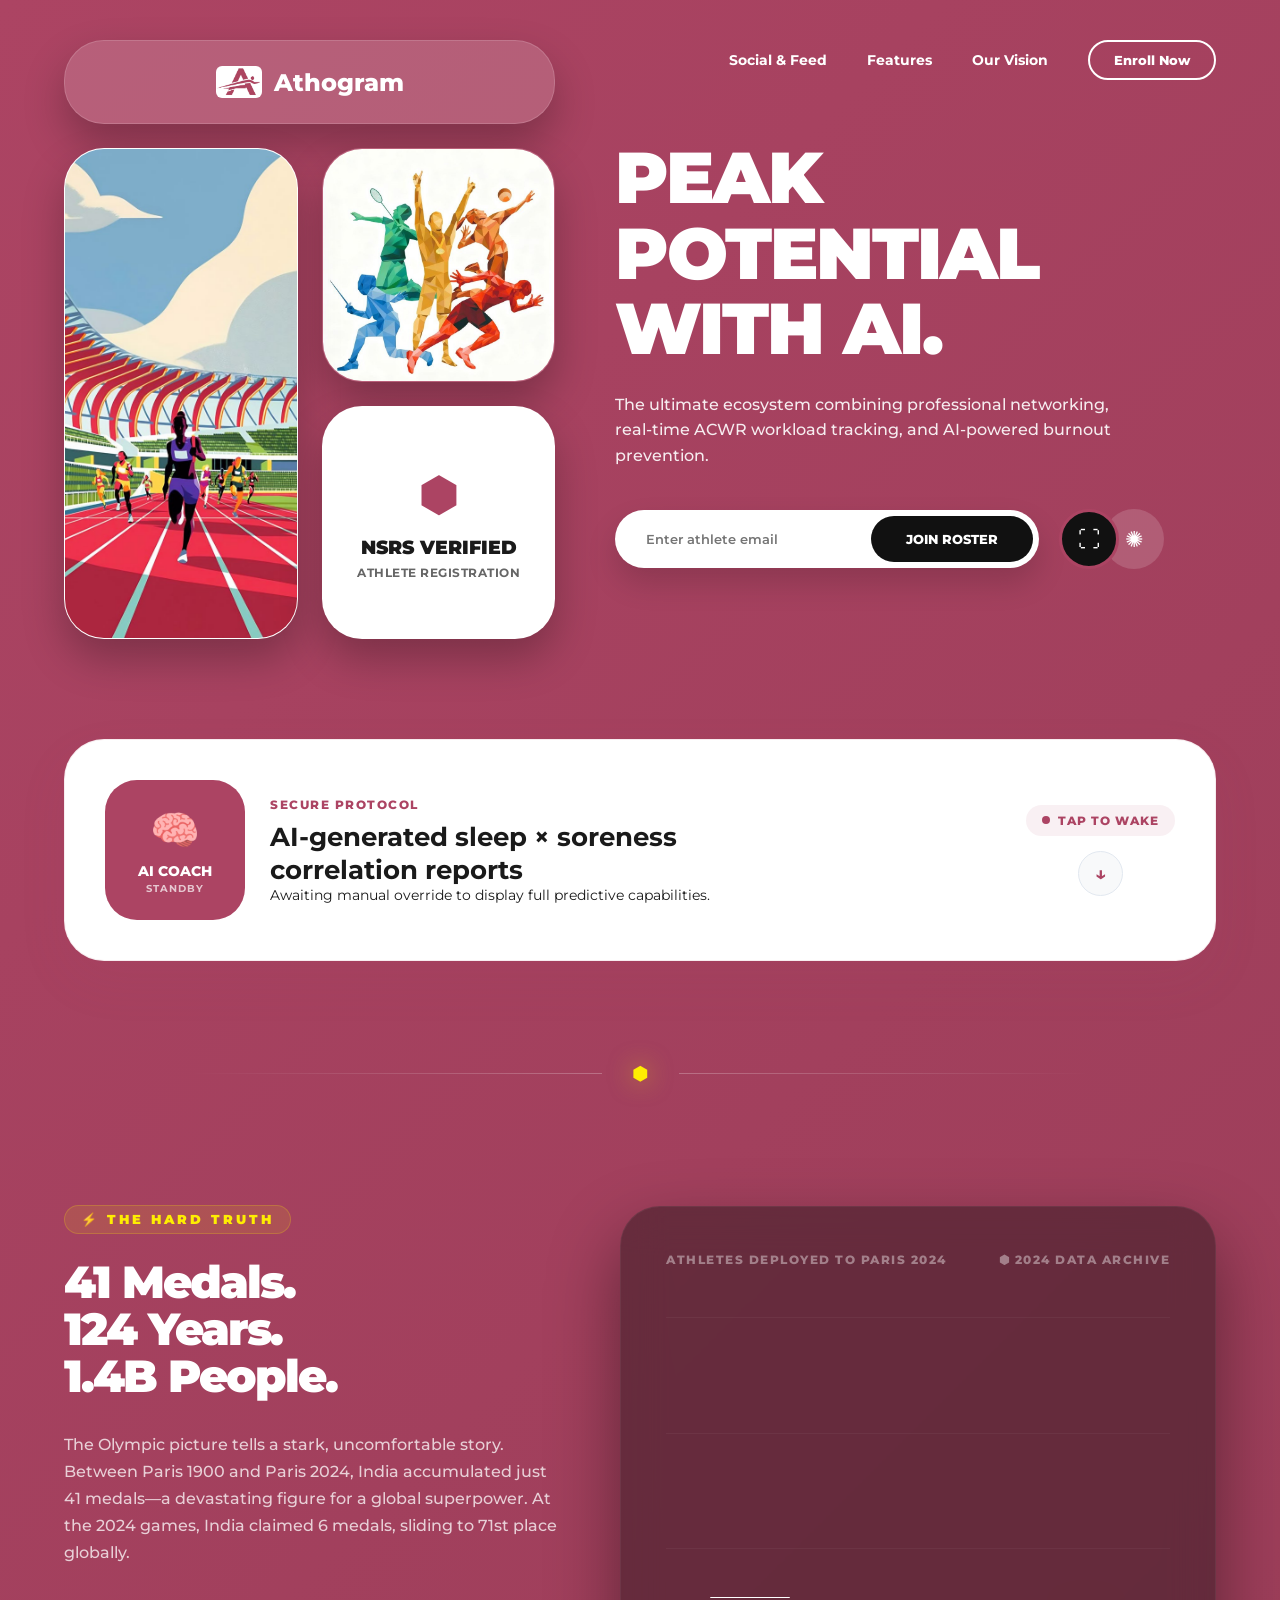
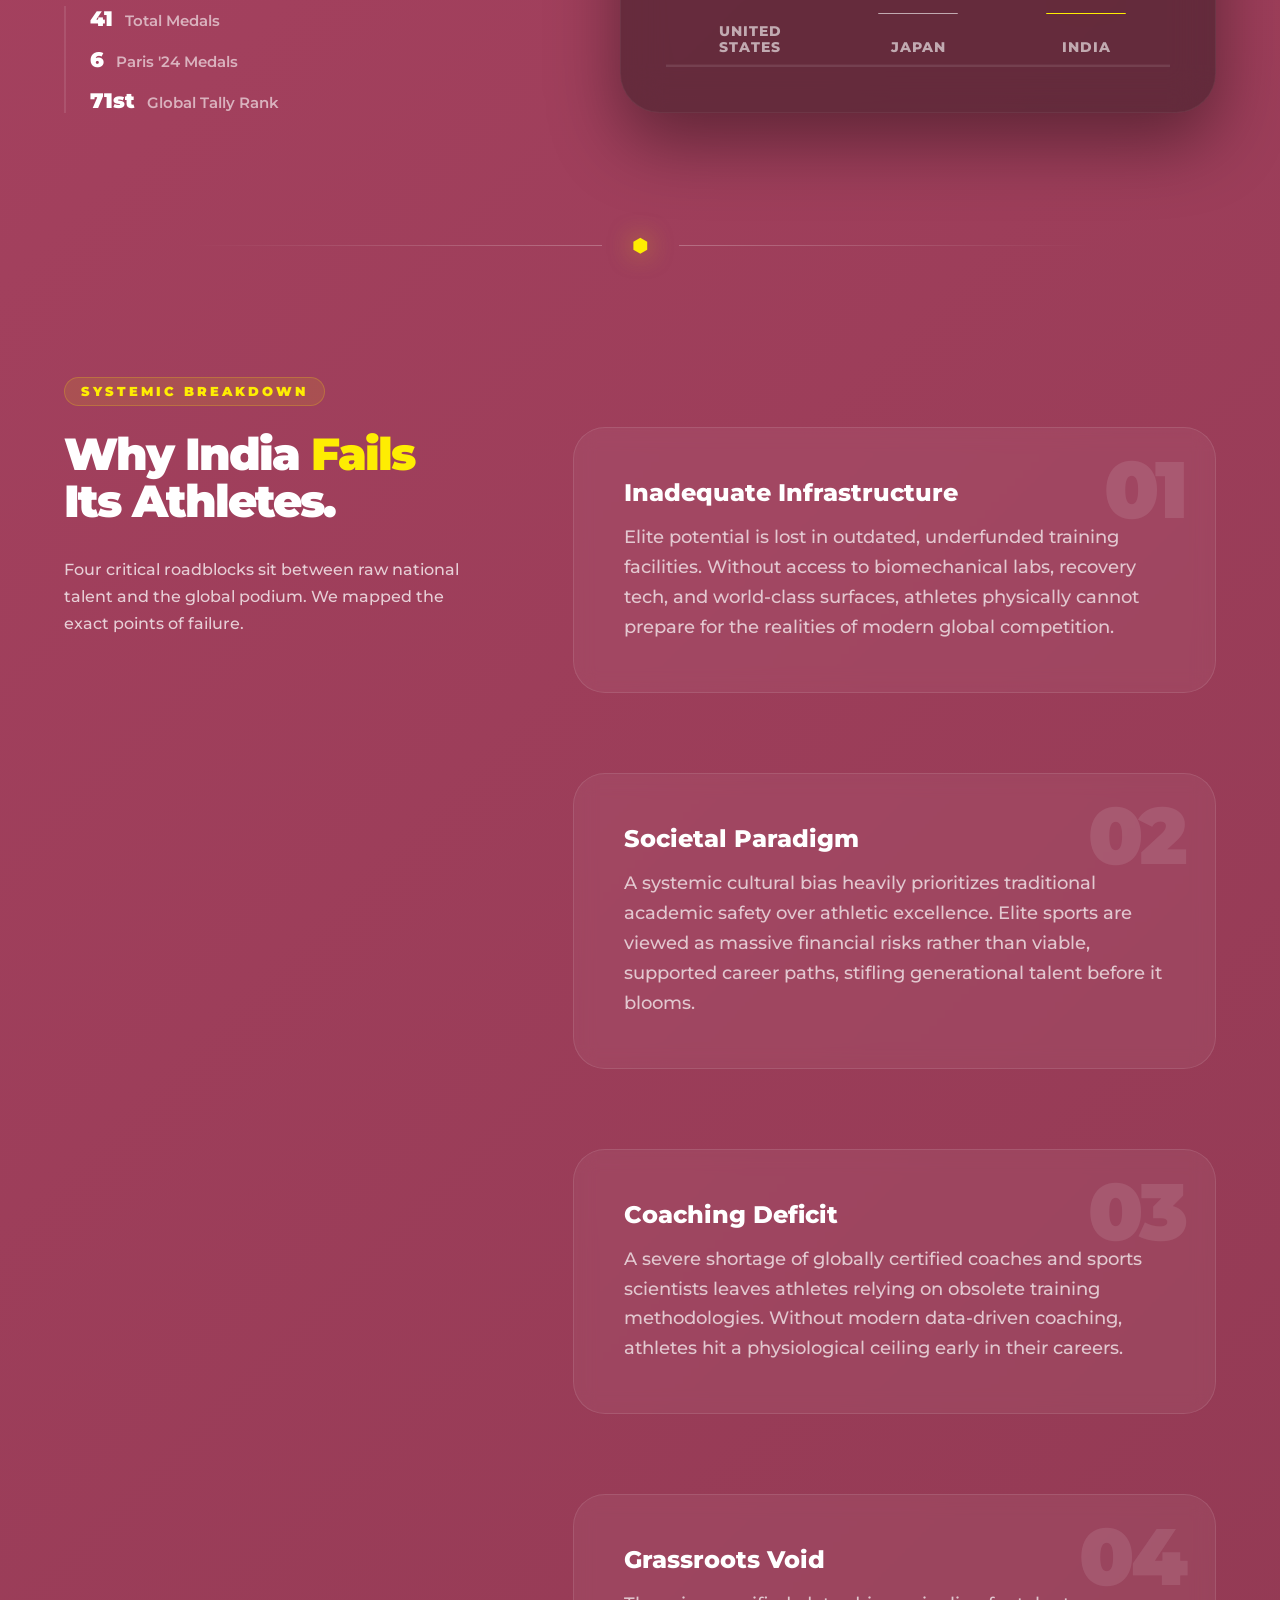
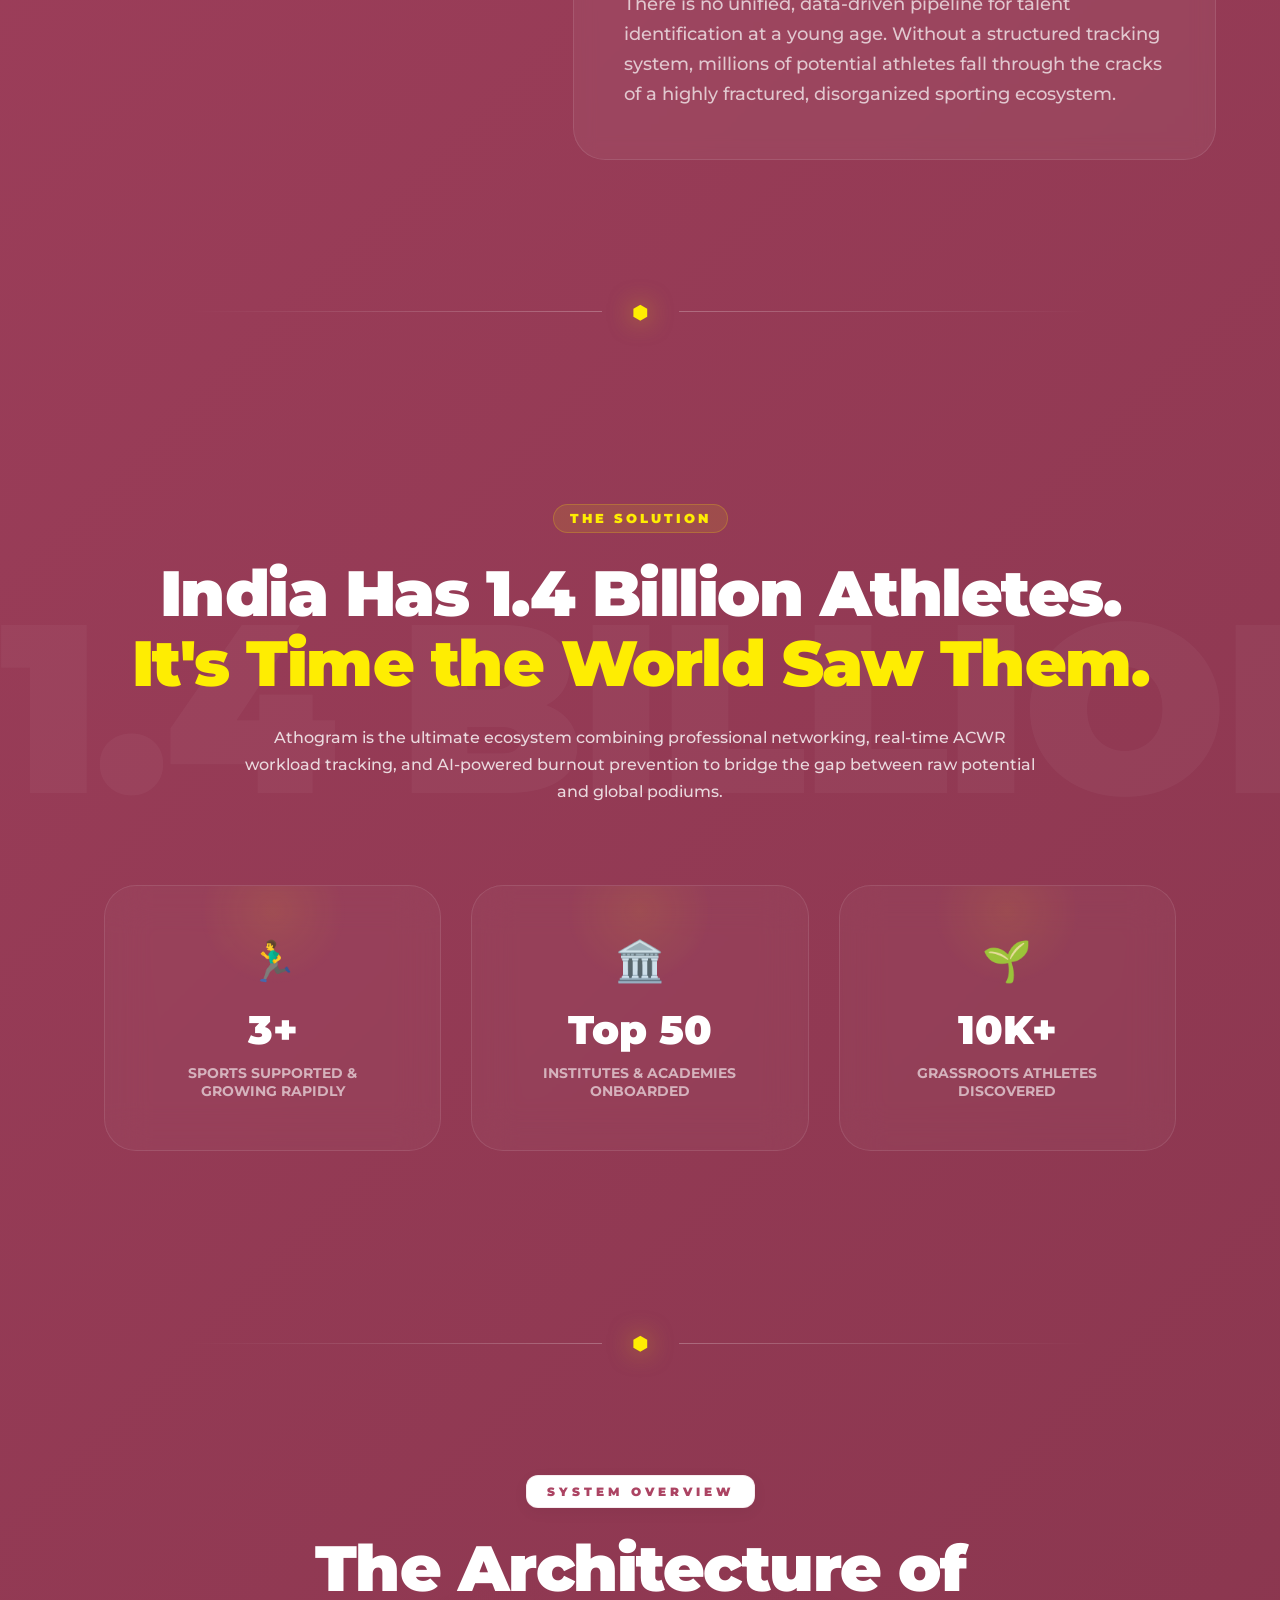
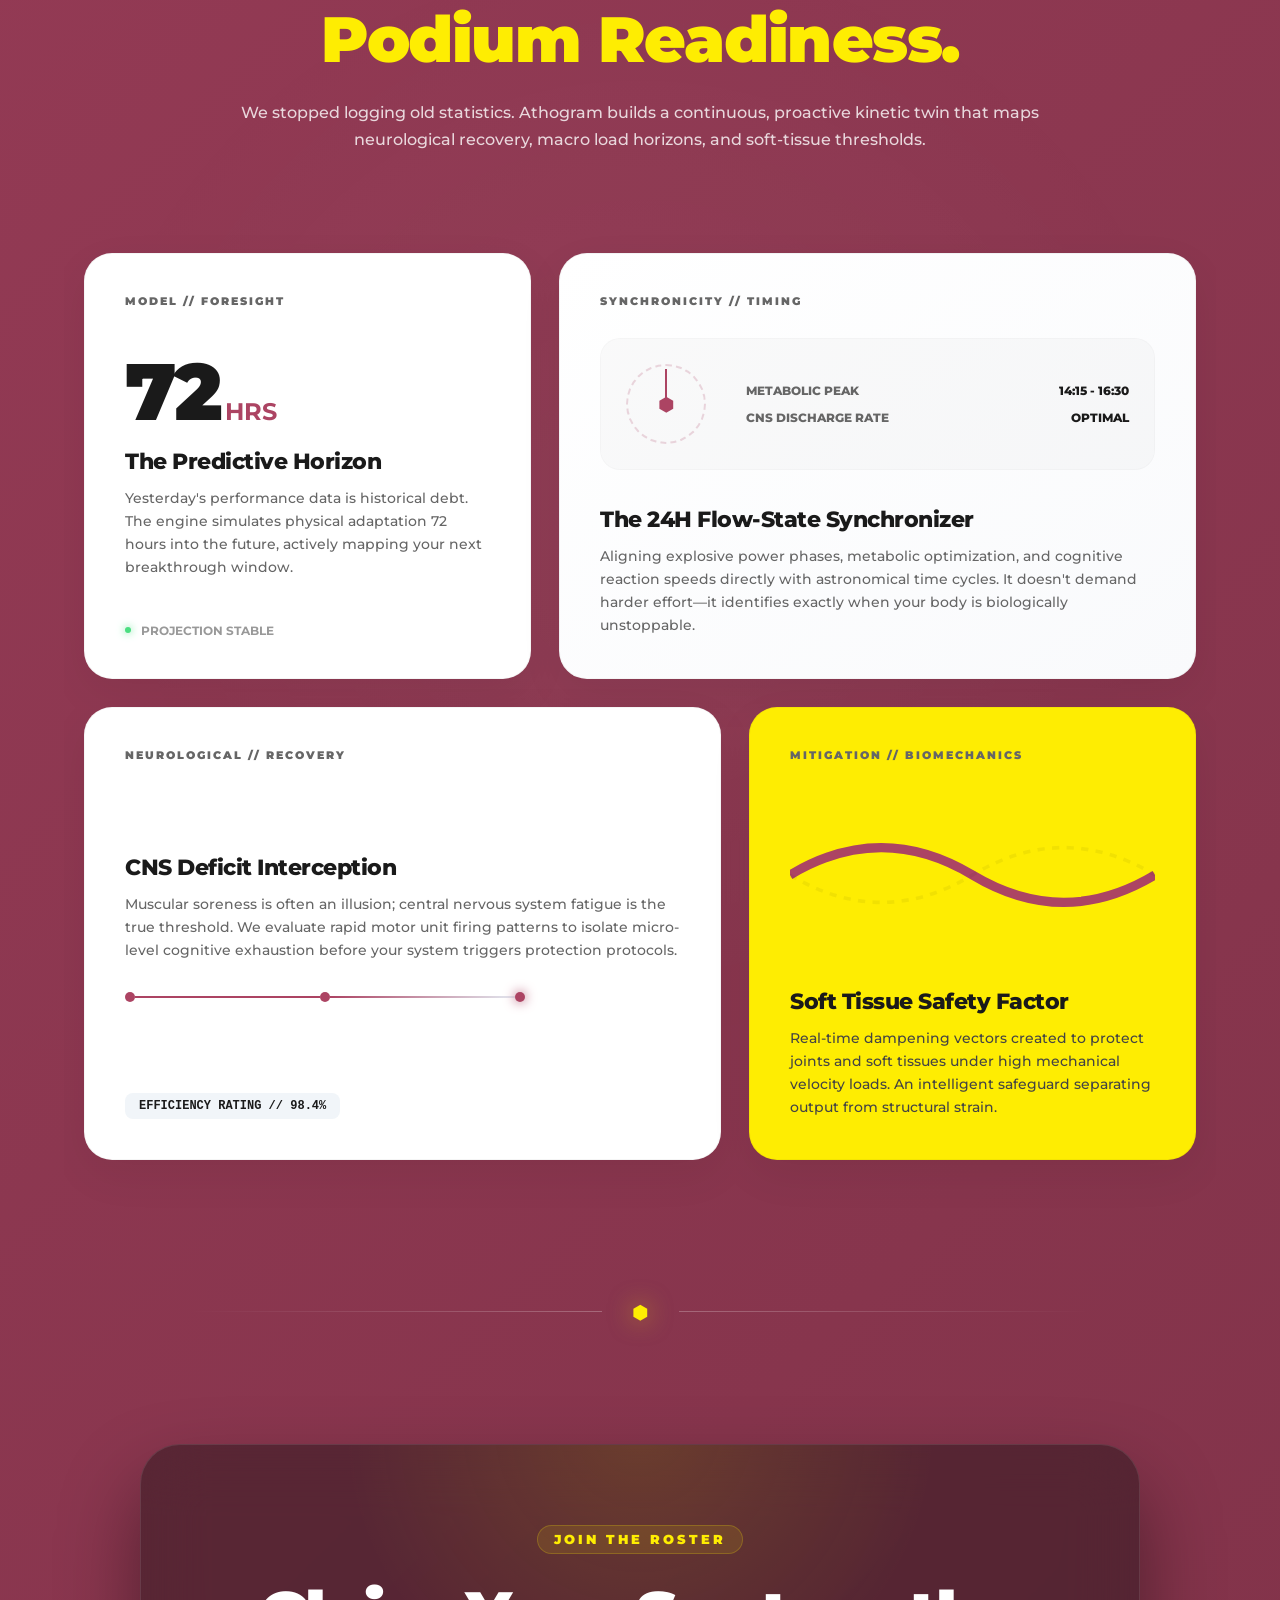
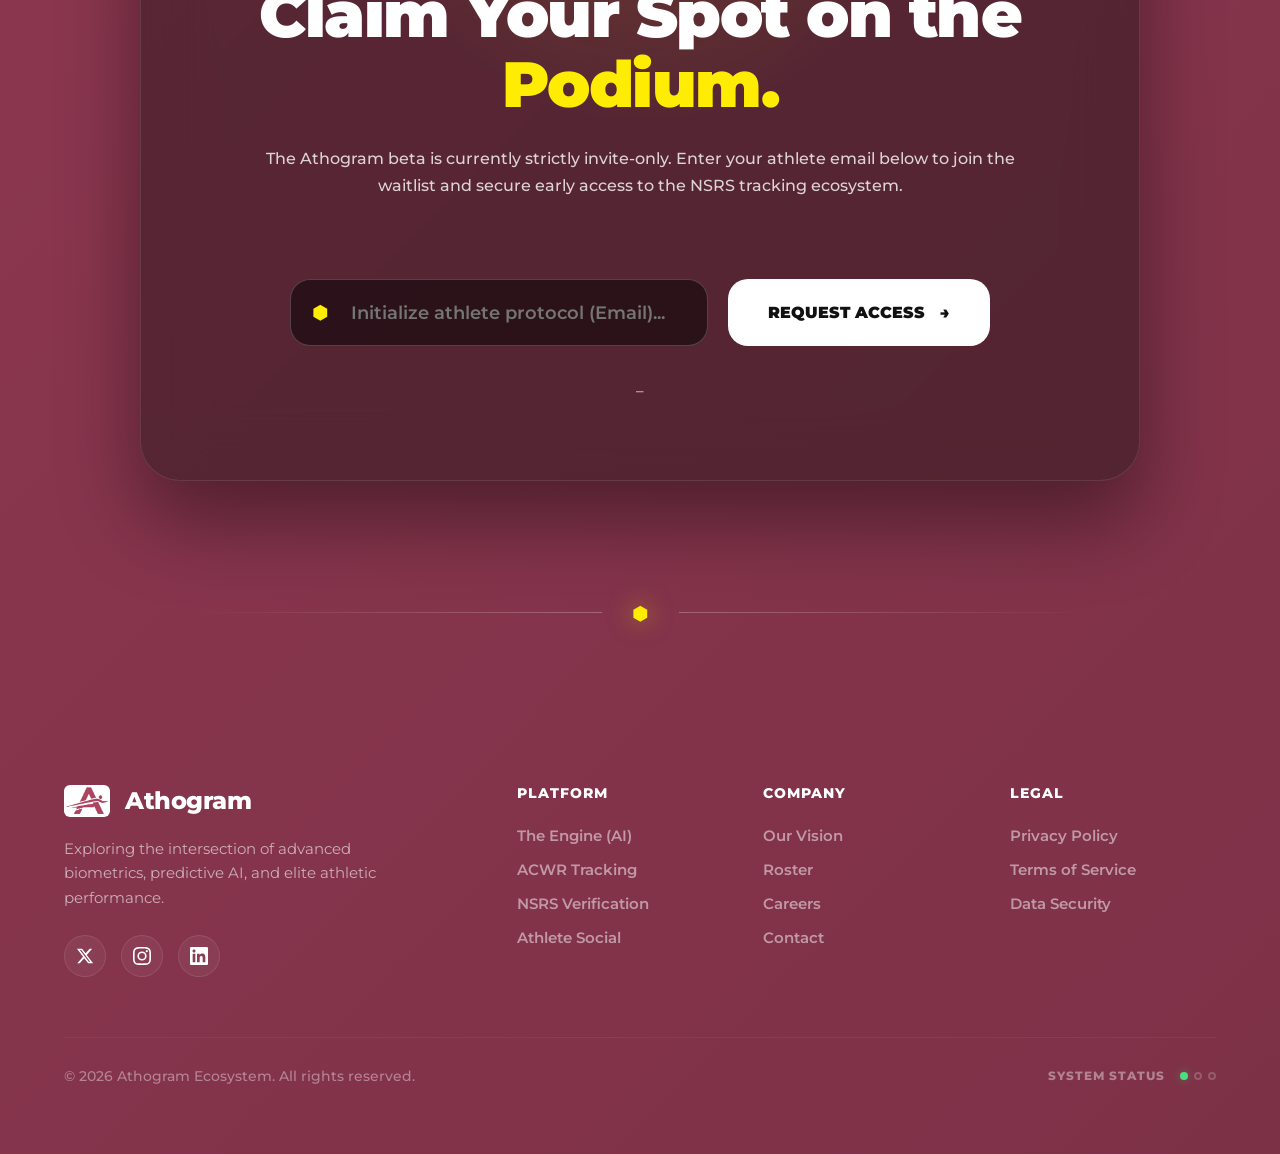
<file: index.html>
<!DOCTYPE html>
<html lang="en">

<head>
    <meta charset="UTF-8">
    <meta name="viewport" content="width=device-width, initial-scale=1.0">
    <title>Athogram | Professional Athlete Ecosystem</title>
    <link href="https://fonts.googleapis.com/css2?family=Montserrat:wght@400;500;600;700;800;900&display=swap"
        rel="stylesheet">
    <link rel="stylesheet" href="style.css">
</head>

<body>

    <main class="full-body-layout">

        <div class="hero-top-split">

            <div class="grid-left-bento">
                
                <div class="logo-header-wrapper">
                    <div class="bento-card logo-card bg-purple">
                        <img src="images/logo.jpg" alt="Athogram Logo" class="custom-logo">
                        <span class="brand-text">Athogram</span>
                    </div>
                    <button class="hamburger-btn" aria-label="Toggle Menu">
                        <span></span><span></span><span></span>
                    </button>
                </div>

                <div class="bento-card image-card bg-primary">
                    <img src="images/right shoe.jpeg" alt="Athletic Shoe" class="feature-img">
                </div>
                <div class="bento-card runner-card bg-white">
                    <img src="images/left-top.jpeg" alt="Athlete Running" class="feature-img tall-img">
                </div>
                <div class="bento-card nsrs-card bg-white">
                    <span class="hexagon-icon text-primary">⬢</span>
                    <h4>NSRS VERIFIED</h4>
                    <p>ATHLETE REGISTRATION</p>
                </div>
            </div>

            <div class="content-right">
                <nav class="top-nav">
                    <div class="nav-links">
                        <a href="social.html">Social & Feed</a>
                        <a href="features.html">Features</a>
                        <a href="vision.html">Our Vision</a>
                    </div>
                    <a href="enroll.html">
                        <button class="nav-btn">Enroll Now</button>
                    </a>
                </nav>

                <div class="hero-text-area">
                    <h1>PEAK POTENTIAL<br>WITH AI.</h1>
                    <p>The ultimate ecosystem combining professional networking, real-time ACWR workload tracking, and
                        AI-powered burnout prevention.</p>

                    <div class="action-row">
                        <form id="waitlist-form" class="pill-form">
                            <input type="email" id="email" placeholder="Enter athlete email" required>
                            <button type="submit">JOIN ROSTER</button>
                        </form>
                        <div class="icon-buttons">
                            <button class="icon-circle dark">⛶</button>
                            <button class="icon-circle purple">✺</button>
                        </div>
                    </div>
                    <div id="status-message"></div>
                </div>
            </div>

        </div>

        <div class="ai-expand-container" id="ai-coach-banner">
            
            <div class="ai-main-card">
                <div class="banner-info">
                    <div class="embedded-coach bg-primary">
                        <span class="coach-icon">🧠</span>
                        <h4>AI COACH</h4>
                        <p>STANDBY</p>
                    </div>
                    <div class="release-text-content">
                        <span class="label text-primary">SECURE PROTOCOL</span>
                        <h2 style="color: var(--text-dark);">AI-generated sleep × soreness correlation reports</h2>
                        <p class="front-teaser">Awaiting manual override to display full predictive capabilities.</p>
                    </div>
                </div>
                
                <div class="expand-action">
                    <div class="tap-indicator">
                        <span class="pulse-dot bg-primary" style="width: 8px; height: 8px; border-radius: 50%; display: inline-block;"></span>
                        <span>TAP TO WAKE</span>
                    </div>
                    <div class="expand-arrow">↓</div>
                </div>
            </div>

            <div class="ai-drawer">
                <div class="ai-drawer-content">
                    <hr class="drawer-divider">
                    
                    <div class="drawer-header">
                        <h2 class="massive-back-title text-primary ">
                            Your Personal <span class="text-primary" >Genius.</span>
                        </h2>
                        <p class="back-description text-muted">
                            Athogram's AI mentor analyzes your daily biometrics to prevent burnout, adjust your ACWR, and hyper-personalize your recovery plan in real-time.
                        </p>
                    </div>
                    
                    <div class="premium-feature-row">
                        <div class="p-feature"><span class="p-icon" style="background: rgba(169, 121, 177, 0.2);">🔥</span> Predictive Burnout</div>
                        <div class="p-feature"><span class="p-icon" style="background: rgba(254, 237, 2, 0.3);">📈</span> ACWR Adjustments</div>
                        <div class="p-feature"><span class="p-icon" style="background: rgba(172, 68, 99, 0.1); color: var(--primary);">💬</span> Recovery Chat</div>
                    </div>

                    <button class="cta-btn-primary elevated-btn" onclick="event.stopPropagation(); window.location.href='ai-brain.html'">
                        <span class="btn-text">INITIALIZE SESSION</span>
                        <span class="btn-arrow">→</span>
                    </button>
                </div>
            </div>

        </div>

        <div class="cinematic-divider">
            <div class="line left"></div>
            <div class="icon">⬢</div>
            <div class="line right"></div>
        </div>

        <div class="kinetic-reality-container" id="reality-section">
            <div class="kinetic-text-side">
                <div class="sticky-text-wrapper">
                    <span class="kinetic-badge">⚡ THE HARD TRUTH</span>
                    <h2 class="kinetic-title">41 Medals.<br>124 Years.<br><span class="accent-glow">1.4B People.</span>
                    </h2>
                    <p class="kinetic-p">
                        The Olympic picture tells a stark, uncomfortable story. Between Paris 1900 and Paris 2024, India
                        accumulated just 41 medals—a devastating figure for a global superpower. At the 2024 games,
                        India claimed 6 medals, sliding to 71st place globally.
                    </p>
                    <div class="data-ribbon">
                        <div class="ribbon-item"><strong>41</strong> Total Medals</div>
                        <div class="ribbon-item"><strong>6</strong> Paris '24 Medals</div>
                        <div class="ribbon-item"><strong>71st</strong> Global Tally Rank</div>
                    </div>
                </div>
            </div>
            <div class="kinetic-graph-side">
                <div class="monolith-chart-wrapper">
                    <div class="monolith-header">
                        <span>ATHLETES DEPLOYED TO PARIS 2024</span>
                        <span class="report-tag">⬢ 2024 DATA ARCHIVE</span>
                    </div>
                    <div class="monolith-display">
                        <div class="monolith-scale-lines">
                            <span></span><span></span><span></span><span></span>
                        </div>
                        <div class="monolith-pillar-group">
                            <div class="monolith-pillar-track">
                                <div class="monolith-fill bg-white-glow" data-height="95%">
                                    <span class="pillar-number">600+</span>
                                </div>
                            </div>
                            <span class="pillar-label">United States</span>
                        </div>
                        <div class="monolith-pillar-group">
                            <div class="monolith-pillar-track">
                                <div class="monolith-fill bg-fade-white" data-height="65%">
                                    <span class="pillar-number">400+</span>
                                </div>
                            </div>
                            <span class="pillar-label">Japan</span>
                        </div>
                        <div class="monolith-pillar-group spotlight">
                            <div class="monolith-pillar-track">
                                <div class="monolith-fill bg-accent-glow" data-height="19%">
                                    <span class="pillar-number text-accent">117</span>
                                </div>
                            </div>
                            <span class="pillar-label text-accent">India</span>
                        </div>
                    </div>
                </div>
            </div>
        </div>

        <div class="cinematic-divider">
            <div class="line left"></div>
            <div class="icon">⬢</div>
            <div class="line right"></div>
        </div>

        <div class="failures-section" id="failures-section">
            <div class="failures-sticky-side">
                <div class="sticky-content">
                    <span class="kinetic-badge">SYSTEMIC BREAKDOWN</span>
                    <h2 class="kinetic-title">Why India <span class="text-accent">Fails</span><br>Its Athletes.</h2>
                    <p class="kinetic-p">Four critical roadblocks sit between raw national talent and the global podium.
                        We mapped the exact points of failure.</p>
                </div>
            </div>
            <div class="failures-scroll-side">
                <div class="failure-card glass-panel scroll-reveal">
                    <div class="f-number">01</div>
                    <div class="f-content">
                        <h3>Inadequate Infrastructure</h3>
                        <p>Elite potential is lost in outdated, underfunded training facilities. Without access to
                            biomechanical labs, recovery tech, and world-class surfaces, athletes physically cannot
                            prepare for the realities of modern global competition.</p>
                    </div>
                </div>
                <div class="failure-card glass-panel scroll-reveal">
                    <div class="f-number">02</div>
                    <div class="f-content">
                        <h3>Societal Paradigm</h3>
                        <p>A systemic cultural bias heavily prioritizes traditional academic safety over athletic
                            excellence. Elite sports are viewed as massive financial risks rather than viable, supported
                            career paths, stifling generational talent before it blooms.</p>
                    </div>
                </div>
                <div class="failure-card glass-panel scroll-reveal">
                    <div class="f-number">03</div>
                    <div class="f-content">
                        <h3>Coaching Deficit</h3>
                        <p>A severe shortage of globally certified coaches and sports scientists leaves athletes relying
                            on obsolete training methodologies. Without modern data-driven coaching, athletes hit a
                            physiological ceiling early in their careers.</p>
                    </div>
                </div>
                <div class="failure-card glass-panel scroll-reveal">
                    <div class="f-number">04</div>
                    <div class="f-content">
                        <h3>Grassroots Void</h3>
                        <p>There is no unified, data-driven pipeline for talent identification at a young age. Without a
                            structured tracking system, millions of potential athletes fall through the cracks of a
                            highly fractured, disorganized sporting ecosystem.</p>
                    </div>
                </div>
            </div>
        </div>

        <div class="cinematic-divider">
            <div class="line left"></div>
            <div class="icon">⬢</div>
            <div class="line right"></div>
        </div>

        <div class="mission-section" id="mission-section">
            <div class="marquee-container">
                <div class="marquee-track">
                    <span>1.4 BILLION ATHLETES • IT'S TIME THE WORLD SAW THEM • </span>
                    <span>1.4 BILLION ATHLETES • IT'S TIME THE WORLD SAW THEM • </span>
                </div>
            </div>
            <div class="mission-foreground">
                <div class="mission-header text-center">
                    <span class="kinetic-badge">THE SOLUTION</span>
                    <h2 class="massive-mission-title">
                        India Has 1.4 Billion Athletes.<br>
                        <span class="text-accent">It's Time the World Saw Them.</span>
                    </h2>
                    <p class="mission-p">Athogram is the ultimate ecosystem combining professional networking, real-time
                        ACWR workload tracking, and AI-powered burnout prevention to bridge the gap between raw
                        potential and global podiums.</p>
                </div>
                <div class="spotlight-grid">
                    <div class="spotlight-card scroll-reveal-up">
                        <div class="card-glow"></div>
                        <div class="s-icon">🏃‍♂️</div>
                        <h3 class="s-value">3+</h3>
                        <p class="s-label">Sports Supported &<br>Growing Rapidly</p>
                    </div>
                    <div class="spotlight-card scroll-reveal-up" style="transition-delay: 0.2s;">
                        <div class="card-glow"></div>
                        <div class="s-icon">🏛️</div>
                        <h3 class="s-value">Top 50</h3>
                        <p class="s-label">Institutes & Academies<br>Onboarded</p>
                    </div>
                    <div class="spotlight-card scroll-reveal-up" style="transition-delay: 0.4s;">
                        <div class="card-glow"></div>
                        <div class="s-icon">🌱</div>
                        <h3 class="s-value">10K+</h3>
                        <p class="s-label">Grassroots Athletes<br>Discovered</p>
                    </div>
                </div>
            </div>
        </div>

        <div class="cinematic-divider">
            <div class="line left"></div>
            <div class="icon">⬢</div>
            <div class="line right"></div>
        </div>

        <div class="engine-section" id="engine-section">
            <div class="engine-header text-center">
                <span class="kinetic-badge-premium">SYSTEM OVERVIEW</span>
                <h2 class="massive-mission-title">
                    The Architecture of <span class="text-accent">Podium Readiness.</span>
                </h2>
                <p class="mission-p">We stopped logging old statistics. Athogram builds a continuous, proactive kinetic twin that maps neurological recovery, macro load horizons, and soft-tissue thresholds.</p>
            </div>
            
            <div class="kinetic-architecture-grid">
                
                <div class="matrix-card horizontal-gaze scroll-reveal-up">
                    <div class="matrix-tag">MODEL // FORESIGHT</div>
                    <div class="matrix-body">
                        <div class="giant-num">72<span class="num-unit">HRS</span></div>
                        <h4 class="matrix-headline">The Predictive Horizon</h4>
                        <p class="matrix-desc">Yesterday's performance data is historical debt. The engine simulates physical adaptation 72 hours into the future, actively mapping your next breakthrough window.</p>
                    </div>
                    <div class="matrix-footer-line">
                        <div class="status-indicator-pulse"></div>
                        <span>PROJECTION STABLE</span>
                    </div>
                </div>

                <div class="matrix-card center-symphony scroll-reveal-up" style="transition-delay: 0.1s;">
                    <div class="matrix-tag text-primary">SYNCHRONICITY // TIMING</div>
                    <div class="symphony-display">
                        <div class="symphony-clock-wrapper">
                            <div class="clock-ring-outer"></div>
                            <div class="clock-hand-kinetic"></div>
                            <span class="center-glyph">⬢</span>
                        </div>
                        <div class="symphony-metrics">
                            <div class="sym-row">
                                <span class="label">METABOLIC PEAK</span>
                                <span class="val text-primary">14:15 - 16:30</span>
                            </div>
                            <div class="sym-row">
                                <span class="label">CNS DISCHARGE RATE</span>
                                <span class="val">OPTIMAL</span>
                            </div>
                        </div>
                    </div>
                    <div class="matrix-body">
                        <h4 class="matrix-headline">The 24H Flow-State Synchronizer</h4>
                        <p class="matrix-desc">Aligning explosive power phases, metabolic optimization, and cognitive reaction speeds directly with astronomical time cycles. It doesn't demand harder effort—it identifies exactly when your body is biologically unstoppable.</p>
                    </div>
                </div>

                <div class="matrix-card neural-mesh scroll-reveal-up" style="transition-delay: 0.2s;">
                    <div class="matrix-tag">NEUROLOGICAL // RECOVERY</div>
                    <div class="matrix-body">
                        <h4 class="matrix-headline">CNS Deficit Interception</h4>
                        <p class="matrix-desc">Muscular soreness is often an illusion; central nervous system fatigue is the true threshold. We evaluate rapid motor unit firing patterns to isolate micro-level cognitive exhaustion before your system triggers protection protocols.</p>
                        
                        <div class="interactive-pathway">
                            <div class="pathway-dot completed"></div>
                            <div class="pathway-line filled"></div>
                            <div class="pathway-dot completed"></div>
                            <div class="pathway-line active-flow"></div>
                            <div class="pathway-dot pulse-target"></div>
                        </div>
                    </div>
                    <div class="matrix-footer-data">
                        <div class="data-pill-light">EFFICIENCY RATING // 98.4%</div>
                    </div>
                </div>

                <div class="matrix-card velocity-shield scroll-reveal-up" style="transition-delay: 0.3s;">
                    <div class="matrix-tag text-dark">MITIGATION // BIOMECHANICS</div>
                    <div class="shield-graphic">
                        <svg viewBox="0 0 100 40" class="vector-wave">
                            <path d="M0,20 Q25,5 50,20 T100,20" fill="none" stroke="var(--primary)" stroke-width="2.5"></path>
                            <path d="M0,20 Q25,35 50,20 T100,20" fill="none" stroke="rgba(0,0,0,0.05)" stroke-width="1" stroke-dasharray="2,2"></path>
                        </svg>
                    </div>
                    <div class="matrix-body">
                        <h4 class="matrix-headline text-dark">Soft Tissue Safety Factor</h4>
                        <p class="matrix-desc" style="color: #444;">Real-time dampening vectors created to protect joints and soft tissues under high mechanical velocity loads. An intelligent safeguard separating output from structural strain.</p>
                    </div>
                </div>

            </div>
        </div>

         <div class="cinematic-divider">
            <div class="line left"></div>
            <div class="icon">⬢</div>
            <div class="line right"></div>
        </div>

        <div class="terminal-section" id="terminal-section">
            <div class="terminal-container glass-panel scroll-reveal-up">
                <div class="terminal-glow"></div>
                <span class="kinetic-badge">JOIN THE ROSTER</span>
                <h2 class="massive-mission-title">
                    Claim Your Spot on the <span class="text-accent">Podium.</span>
                </h2>
                <p class="mission-p">The Athogram beta is currently strictly invite-only. Enter your athlete email below
                    to join the waitlist and secure early access to the NSRS tracking ecosystem.</p>

                <form id="terminal-form" class="terminal-form">
                    <div class="input-wrapper">
                        <span class="input-icon">⬢</span>
                        <input type="email" id="terminal-email" placeholder="Initialize athlete protocol (Email)..."
                            required>
                    </div>
                    <button type="submit" class="terminal-btn">
                        <span class="btn-text">REQUEST ACCESS</span>
                        <span class="btn-arrow">→</span>
                    </button>
                </form>

                <div id="terminal-status" class="terminal-status">
                    <span class="blinking-cursor">_</span>
                </div>
            </div>
        </div>

         <div class="cinematic-divider">
            <div class="line left"></div>
            <div class="icon">⬢</div>
            <div class="line right"></div>
        </div>

        <footer class="mega-footer">
            <div class="footer-grid">
                <div class="footer-brand-col">
                    <div class="footer-logo">
                         <img src="images/logo.jpg" alt="Athogram Logo" class="custom-logo">
                        <span class="brand-text">Athogram</span>
                    </div>
                    <p>Exploring the intersection of advanced biometrics, predictive AI, and elite athletic performance.
                    </p>
                    <div class="footer-social-links">
                        <a href="https://twitter.com/yourhandle" target="_blank" aria-label="Twitter" class="social-btn">
                            <svg viewBox="0 0 24 24" xmlns="http://www.w3.org/2000/svg"><path d="M18.244 2.25h3.308l-7.227 8.26 8.502 11.24H16.17l-5.214-6.817L4.99 21.75H1.68l7.73-8.835L1.254 2.25H8.08l4.713 6.231zm-1.161 17.52h1.833L7.084 4.126H5.117z"/></svg>
                        </a>
                        <a href="https://instagram.com/yourhandle" target="_blank" aria-label="Instagram" class="social-btn">
                            <svg viewBox="0 0 24 24" xmlns="http://www.w3.org/2000/svg"><path d="M12 2.163c3.204 0 3.584.012 4.85.07 3.252.148 4.771 1.691 4.919 4.919.058 1.265.069 1.645.069 4.849 0 3.205-.012 3.584-.069 4.849-.149 3.225-1.664 4.771-4.919 4.919-1.266.058-1.644.07-4.85.07-3.204 0-3.584-.012-4.849-.07-3.26-.149-4.771-1.7-4.919-4.92-.058-1.265-.07-1.644-.07-4.849 0-3.204.013-3.583.07-4.849.149-3.227 1.664-4.771 4.919-4.919 1.266-.057 1.645-.069 4.849-.069zM12 0C8.741 0 8.333.014 7.053.072 2.695.272.273 2.69.073 7.052.014 8.333 0 8.741 0 12c0 3.259.014 3.668.072 4.948.2 4.358 2.618 6.78 6.98 6.98C8.333 23.986 8.741 24 12 24c3.259 0 3.668-.014 4.948-.072 4.354-.2 6.782-2.618 6.979-6.98.059-1.28.073-1.689.073-4.948 0-3.259-.014-3.667-.072-4.947-.196-4.354-2.617-6.78-6.979-6.98C15.668.014 15.259 0 12 0zm0 5.838a6.162 6.162 0 100 12.324 6.162 6.162 0 000-12.324zM12 16a4 4 0 110-8 4 4 0 010 8zm6.406-11.845a1.44 1.44 0 100 2.881 1.44 1.44 0 000-2.881z"/></svg>
                        </a>
                        <a href="https://linkedin.com/company/yourhandle" target="_blank" aria-label="LinkedIn" class="social-btn">
                            <svg viewBox="0 0 24 24" xmlns="http://www.w3.org/2000/svg"><path d="M20.447 20.452h-3.554v-5.569c0-1.328-.027-3.037-1.852-3.037-1.853 0-2.136 1.445-2.136 2.939v5.667H9.351V9h3.414v1.561h.046c.477-.9 1.637-1.85 3.37-1.85 3.601 0 4.267 2.37 4.267 5.455v6.286zM5.337 7.433c-1.144 0-2.063-.926-2.063-2.065 0-1.138.92-2.063 2.063-2.063 1.14 0 2.064.925 2.064 2.063 0 1.139-.925 2.065-2.064 2.065zm1.782 13.019H3.555V9h3.564v11.452zM22.225 0H1.771C.792 0 0 .774 0 1.729v20.542C0 23.227.792 24 1.771 24h20.451C23.2 24 24 23.227 24 22.271V1.729C24 .774 23.2 0 22.222 0h.003z"/></svg>
                        </a>
                    </div>
                </div>
                <div class="footer-links-col">
                    <h4>Platform</h4>
                    <a href="#">The Engine (AI)</a>
                    <a href="#">ACWR Tracking</a>
                    <a href="#">NSRS Verification</a>
                    <a href="#">Athlete Social</a>
                </div>
                <div class="footer-links-col">
                    <h4>Company</h4>
                    <a href="#">Our Vision</a>
                    <a href="#">Roster</a>
                    <a href="#">Careers</a>
                    <a href="#">Contact</a>
                </div>
                <div class="footer-links-col">
                    <h4>Legal</h4>
                    <a href="#">Privacy Policy</a>
                    <a href="#">Terms of Service</a>
                    <a href="#">Data Security</a>
                </div>
            </div>
            <div class="footer-bottom-bar">
                <div class="copyright">
                    &copy; 2026 Athogram Ecosystem. All rights reserved.
                </div>
                <div class="social-dots">
                    <span>SYSTEM STATUS</span>
                    <div class="dots">
                        <span class="dot active"></span>
                        <span class="dot"></span>
                        <span class="dot"></span>
                    </div>
                </div>
            </div>
        </footer>

    </main>

    <div class="mobile-menu-overlay" id="mobile-menu">
        <button class="close-menu-btn" id="close-menu"></button>
        <div class="mobile-nav-links">
            <a href="social.html">Social & Feed</a>
            <a href="features.html">Features</a>
            <a href="vision.html">Our Vision</a>
             <a href="enroll.html">Enroll Now</a>

        </div>
    </div>

    <script src="script.js"></script>
</body>

</html>
</file>
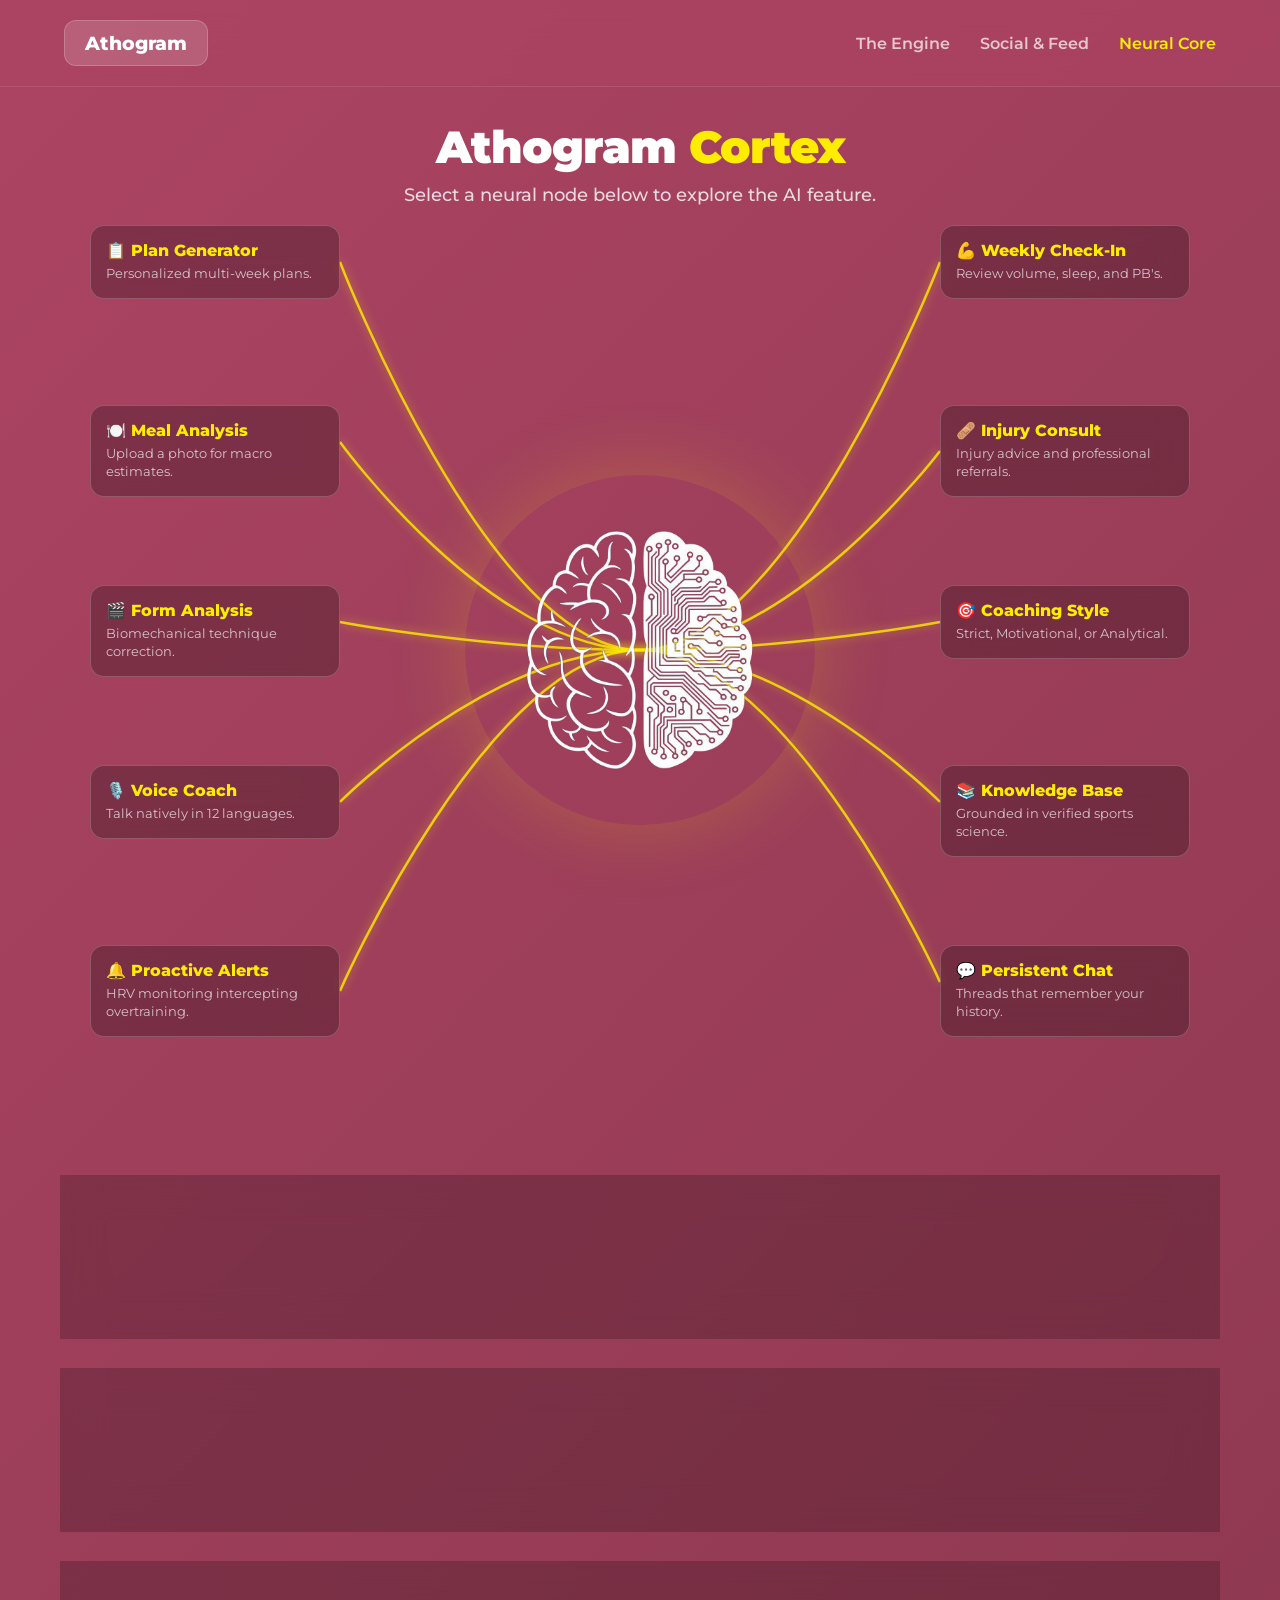
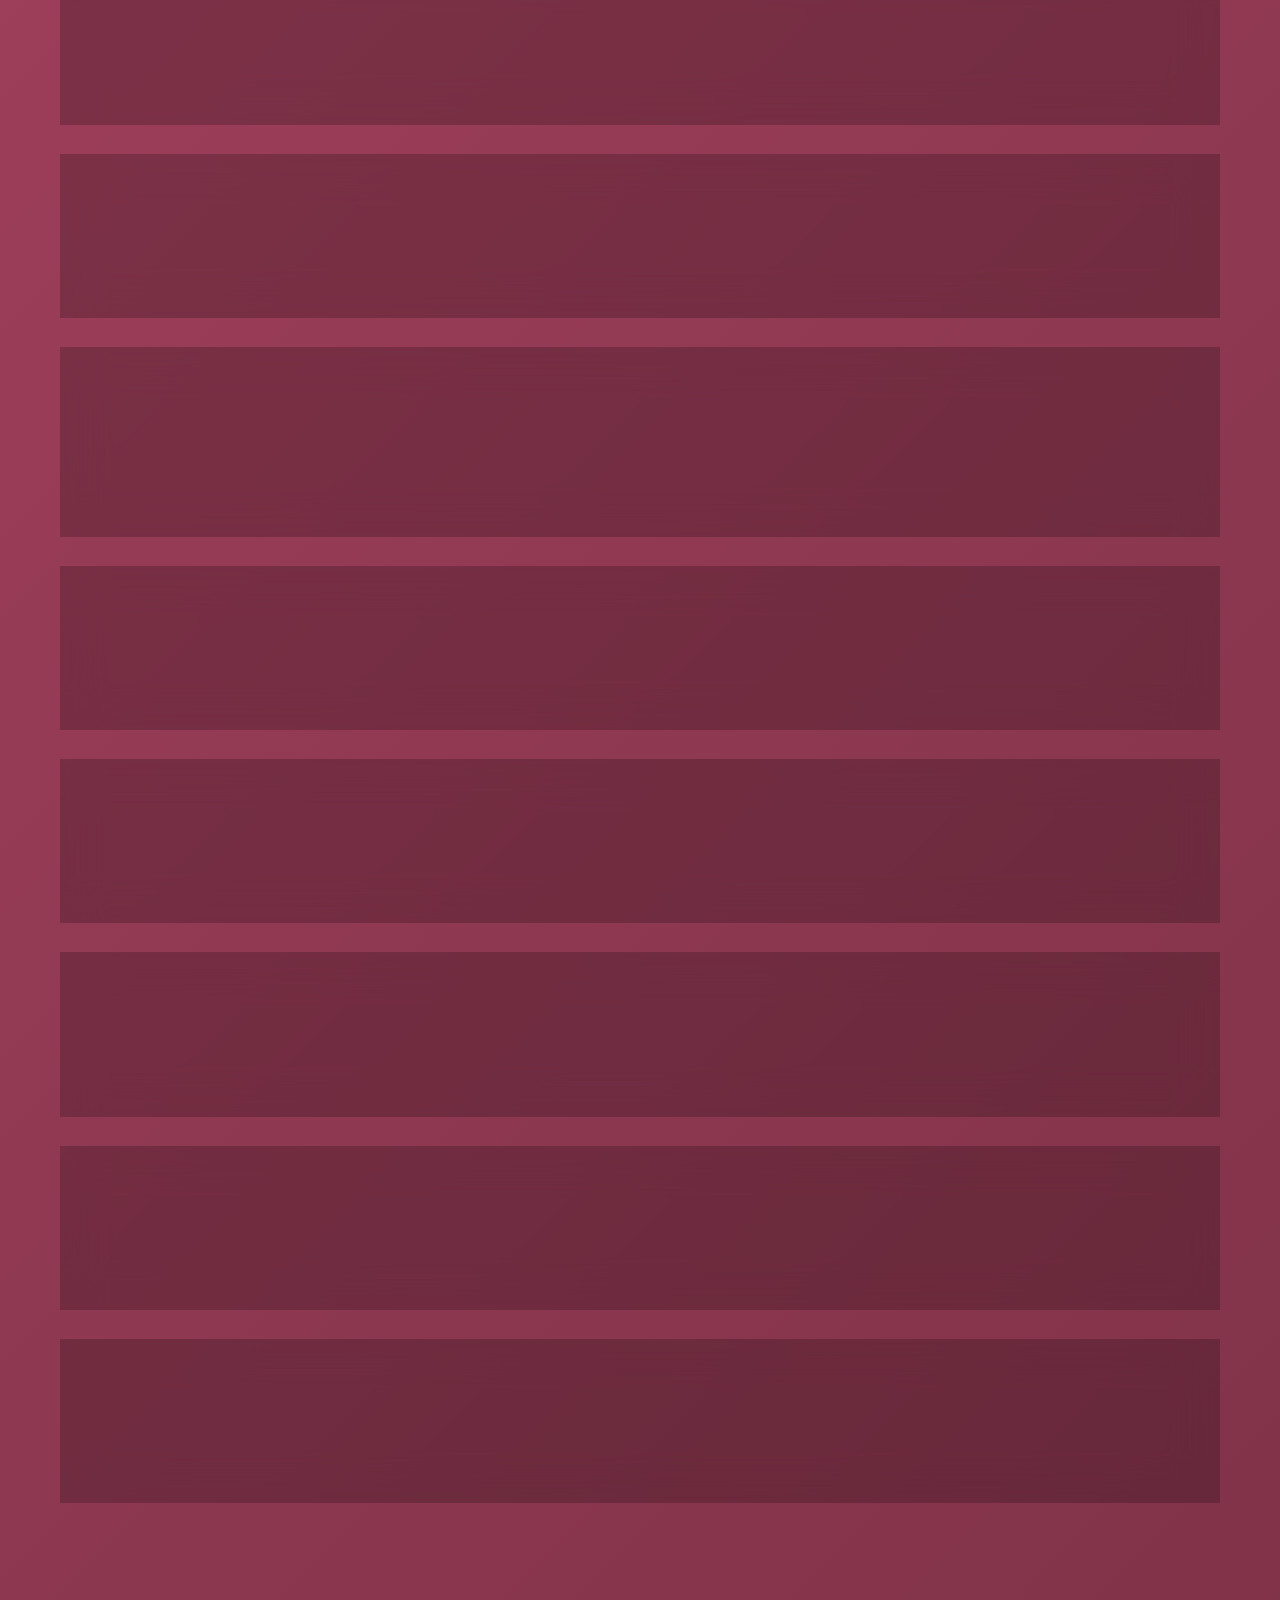
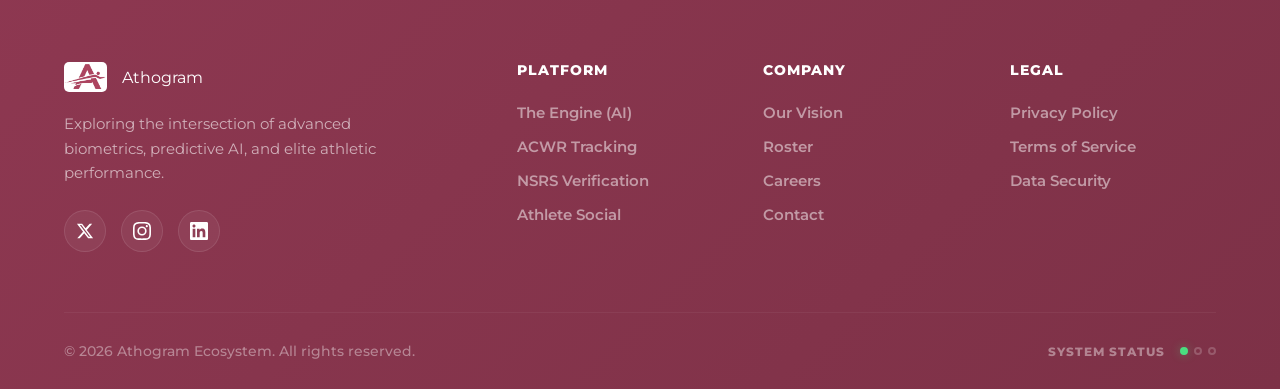
<file: ai-brain.html>
<!DOCTYPE html>
<html lang="en">
<head>
    <meta charset="UTF-8">
    <meta name="viewport" content="width=device-width, initial-scale=1.0">
    <title>Athogram | AI Features & Neural Core</title>
    <link href="https://fonts.googleapis.com/css2?family=Montserrat:wght@400;500;600;700;800;900&display=swap" rel="stylesheet">
    
    <link rel="stylesheet" href="ai-brain.css">
</head>
<body>

    <nav class="top-nav">
        <div class="logo-header-wrapper">
            <a href="index.html">
                <div class="logo-card">
                    Athogram
                </div>
            </a>
        </div>

        <button class="hamburger-btn" aria-label="Toggle Menu">
            <span></span><span></span><span></span>
        </button>

        <div class="nav-links">
            <a href="index.html">The Engine</a>
            <a href="social.html">Social & Feed</a>
            <a href="#" class="active">Neural Core</a>
        </div>
    </nav>

    <div class="page-title">
        <h1>Athogram <span style="color: var(--accent);">Cortex</span></h1>
        <p>Select a neural node below to explore the AI feature.</p>
    </div>

    <section class="neural-hero">
        <div class="neural-hub-wrapper" id="hub-container">
            <svg id="branch-canvas" width="100%" height="100%"></svg>

            <div class="brain-center" id="brain">
                <img src="images/brain.png" alt="Athogram AI Brain">
            </div>

            <a href="#feat-1" class="feature-node left-side" style="top: 0px;">
                <h3>📋 Plan Generator</h3>
                <p>Personalized multi-week plans.</p>
            </a>
            <a href="#feat-2" class="feature-node left-side" style="top: 180px;">
                <h3>🍽️ Meal Analysis</h3>
                <p>Upload a photo for macro estimates.</p>
            </a>
            <a href="#feat-3" class="feature-node left-side" style="top: 360px;">
                <h3>🎬 Form Analysis</h3>
                <p>Biomechanical technique correction.</p>
            </a>
            <a href="#feat-4" class="feature-node left-side" style="top: 540px;">
                <h3>🎙️ Voice Coach</h3>
                <p>Talk natively in 12 languages.</p>
            </a>
            <a href="#feat-5" class="feature-node left-side" style="top: 720px;">
                <h3>🔔 Proactive Alerts</h3>
                <p>HRV monitoring intercepting overtraining.</p>
            </a>

            <a href="#feat-6" class="feature-node right-side" style="top: 0px;">
                <h3>💪 Weekly Check-In</h3>
                <p>Review volume, sleep, and PB's.</p>
            </a>
            <a href="#feat-7" class="feature-node right-side" style="top: 180px;">
                <h3>🩹 Injury Consult</h3>
                <p>Injury advice and professional referrals.</p>
            </a>
            <a href="#feat-8" class="feature-node right-side" style="top: 360px;">
                <h3>🎯 Coaching Style</h3>
                <p>Strict, Motivational, or Analytical.</p>
            </a>
            <a href="#feat-9" class="feature-node right-side" style="top: 540px;">
                <h3>📚 Knowledge Base</h3>
                <p>Grounded in verified sports science.</p>
            </a>
            <a href="#feat-10" class="feature-node right-side" style="top: 720px;">
                <h3>💬 Persistent Chat</h3>
                <p>Threads that remember your history.</p>
            </a>
        </div>
    </section>

    <section class="feature-details-container">
        
        <div class="detail-card" id="feat-1">
            <span class="card-number">01</span>
            <h2>📋 Personalized Training Plan Generator</h2>
            <p>Creates a full multi-week plan based on your goals (weight loss, muscle gain, endurance, sport performance, etc.), fitness level (beginner → elite), available equipment, and weekly schedule. Plans include day-by-day exercises with sets/reps/duration and milestone targets.</p>
        </div>

        <div class="detail-card" id="feat-2">
            <span class="card-number">02</span>
            <h2>🍽️ Meal Photo Analysis</h2>
            <p>Upload a photo of any meal — the coach analyzes nutrition content, estimates macros (protein/carbs/fat/calories), and tells you whether it supports your training goals.</p>
        </div>

        <div class="detail-card" id="feat-3">
            <span class="card-number">03</span>
            <h2>🎬 Training Form Analysis</h2>
            <p>Upload a workout video and get specific technique feedback — the coach identifies form errors and gives correction cues for your exact exercise.</p>
        </div>

        <div class="detail-card" id="feat-4">
            <span class="card-number">04</span>
            <h2>🎙️ Voice Coach (12 Languages)</h2>
            <p>Full voice interaction — tap and hold to speak, Sarvam AI converts your speech to text, Claude processes it, and the coach speaks back. Works in English, Hindi, Hinglish, and 10 other Indian languages.</p>
        </div>

        <div class="detail-card" id="feat-5">
            <span class="card-number">05</span>
            <h2>🔔 Proactive Monitoring & Alerts</h2>
            <p>The coach silently watches your activity in the background. It scans your posts for injury/fatigue signals, checks training logs for overtraining or missed workouts, monitors wearable HRV and sleep data, and proactively starts a conversation when it detects a concern — without you having to ask.</p>
        </div>

        <div class="detail-card" id="feat-6">
            <span class="card-number">06</span>
            <h2>💪 Weekly Performance Check-In</h2>
            <p>On demand review of your entire week — training volume, sleep scores, HRV trends, personal bests hit, and a concrete focus for the coming week.</p>
        </div>

        <div class="detail-card" id="feat-7">
            <span class="card-number">07</span>
            <h2>🩹 Injury Consultation</h2>
            <p>Dedicated injury advice mode. Describe the pain, location, and how it happened — the coach helps you understand what it might be, what to do, and when to see a professional.</p>
        </div>

        <div class="detail-card" id="feat-8">
            <span class="card-number">08</span>
            <h2>🎯 Customizable Coaching Style</h2>
            <p>Five personalities to choose from: Motivational (high energy), Analytical (data-driven), Balanced (default), Strict (tough love), Gentle (supportive). Applies consistently across all conversations.</p>
        </div>

        <div class="detail-card" id="feat-9">
            <span class="card-number">09</span>
            <h2>📚 RAG Knowledge Base</h2>
            <p>The coach answers questions using a curated sports science knowledge base (exercise, nutrition, recovery, sport technique, injury prevention, mental health) — not just general LLM knowledge. Answers are grounded in verified athletic content.</p>
        </div>

        <div class="detail-card" id="feat-10">
            <span class="card-number">10</span>
            <h2>💬 Persistent Multi-Topic Chat</h2>
            <p>Separate chat threads per topic (workout planning, nutrition, recovery, goal setting, progress review, injury advice) with full history, context summaries between sessions, and a floating "Ask Coach" button accessible from anywhere.</p>
        </div>

    </section>

    <footer class="mega-footer">
            <div class="footer-grid">
                <div class="footer-brand-col">
                    <div class="footer-logo">
                         <img src="images/logo.jpg" alt="Athogram Logo" class="custom-logo">
                        <span class="brand-text">Athogram</span>
                    </div>
                    <p>Exploring the intersection of advanced biometrics, predictive AI, and elite athletic performance.
                    </p>
                    <div class="footer-social-links">
                        <a href="https://twitter.com/yourhandle" target="_blank" aria-label="Twitter" class="social-btn">
                            <svg viewBox="0 0 24 24" xmlns="http://www.w3.org/2000/svg"><path d="M18.244 2.25h3.308l-7.227 8.26 8.502 11.24H16.17l-5.214-6.817L4.99 21.75H1.68l7.73-8.835L1.254 2.25H8.08l4.713 6.231zm-1.161 17.52h1.833L7.084 4.126H5.117z"/></svg>
                        </a>
                        <a href="https://instagram.com/yourhandle" target="_blank" aria-label="Instagram" class="social-btn">
                            <svg viewBox="0 0 24 24" xmlns="http://www.w3.org/2000/svg"><path d="M12 2.163c3.204 0 3.584.012 4.85.07 3.252.148 4.771 1.691 4.919 4.919.058 1.265.069 1.645.069 4.849 0 3.205-.012 3.584-.069 4.849-.149 3.225-1.664 4.771-4.919 4.919-1.266.058-1.644.07-4.85.07-3.204 0-3.584-.012-4.849-.07-3.26-.149-4.771-1.7-4.919-4.92-.058-1.265-.07-1.644-.07-4.849 0-3.204.013-3.583.07-4.849.149-3.227 1.664-4.771 4.919-4.919 1.266-.057 1.645-.069 4.849-.069zM12 0C8.741 0 8.333.014 7.053.072 2.695.272.273 2.69.073 7.052.014 8.333 0 8.741 0 12c0 3.259.014 3.668.072 4.948.2 4.358 2.618 6.78 6.98 6.98C8.333 23.986 8.741 24 12 24c3.259 0 3.668-.014 4.948-.072 4.354-.2 6.782-2.618 6.979-6.98.059-1.28.073-1.689.073-4.948 0-3.259-.014-3.667-.072-4.947-.196-4.354-2.617-6.78-6.979-6.98C15.668.014 15.259 0 12 0zm0 5.838a6.162 6.162 0 100 12.324 6.162 6.162 0 000-12.324zM12 16a4 4 0 110-8 4 4 0 010 8zm6.406-11.845a1.44 1.44 0 100 2.881 1.44 1.44 0 000-2.881z"/></svg>
                        </a>
                        <a href="https://linkedin.com/company/yourhandle" target="_blank" aria-label="LinkedIn" class="social-btn">
                            <svg viewBox="0 0 24 24" xmlns="http://www.w3.org/2000/svg"><path d="M20.447 20.452h-3.554v-5.569c0-1.328-.027-3.037-1.852-3.037-1.853 0-2.136 1.445-2.136 2.939v5.667H9.351V9h3.414v1.561h.046c.477-.9 1.637-1.85 3.37-1.85 3.601 0 4.267 2.37 4.267 5.455v6.286zM5.337 7.433c-1.144 0-2.063-.926-2.063-2.065 0-1.138.92-2.063 2.063-2.063 1.14 0 2.064.925 2.064 2.063 0 1.139-.925 2.065-2.064 2.065zm1.782 13.019H3.555V9h3.564v11.452zM22.225 0H1.771C.792 0 0 .774 0 1.729v20.542C0 23.227.792 24 1.771 24h20.451C23.2 24 24 23.227 24 22.271V1.729C24 .774 23.2 0 22.222 0h.003z"/></svg>
                        </a>
                    </div>
                </div>
                <div class="footer-links-col">
                    <h4>Platform</h4>
                    <a href="#">The Engine (AI)</a>
                    <a href="#">ACWR Tracking</a>
                    <a href="#">NSRS Verification</a>
                    <a href="#">Athlete Social</a>
                </div>
                <div class="footer-links-col">
                    <h4>Company</h4>
                    <a href="#">Our Vision</a>
                    <a href="#">Roster</a>
                    <a href="#">Careers</a>
                    <a href="#">Contact</a>
                </div>
                <div class="footer-links-col">
                    <h4>Legal</h4>
                    <a href="#">Privacy Policy</a>
                    <a href="#">Terms of Service</a>
                    <a href="#">Data Security</a>
                </div>
            </div>
            <div class="footer-bottom-bar">
                <div class="copyright">
                    &copy; 2026 Athogram Ecosystem. All rights reserved.
                </div>
                <div class="social-dots">
                    <span>SYSTEM STATUS</span>
                    <div class="dots">
                        <span class="dot active"></span>
                        <span class="dot"></span>
                        <span class="dot"></span>
                    </div>
                </div>
            </div>
        </footer>
<div class="mobile-menu-overlay" id="mobile-menu">
        <div class="mobile-nav-links">
            <a href="index.html">The Engine</a>
            <a href="social.html">Social & Feed</a>
            <a href="ai-brain.html" class="active">Neural Core</a>
             <a href="enroll.html">Enroll Now</a>
        </div>
    </div>
    <script src="ai-brain.js"></script>
</body>
</html>
</file>
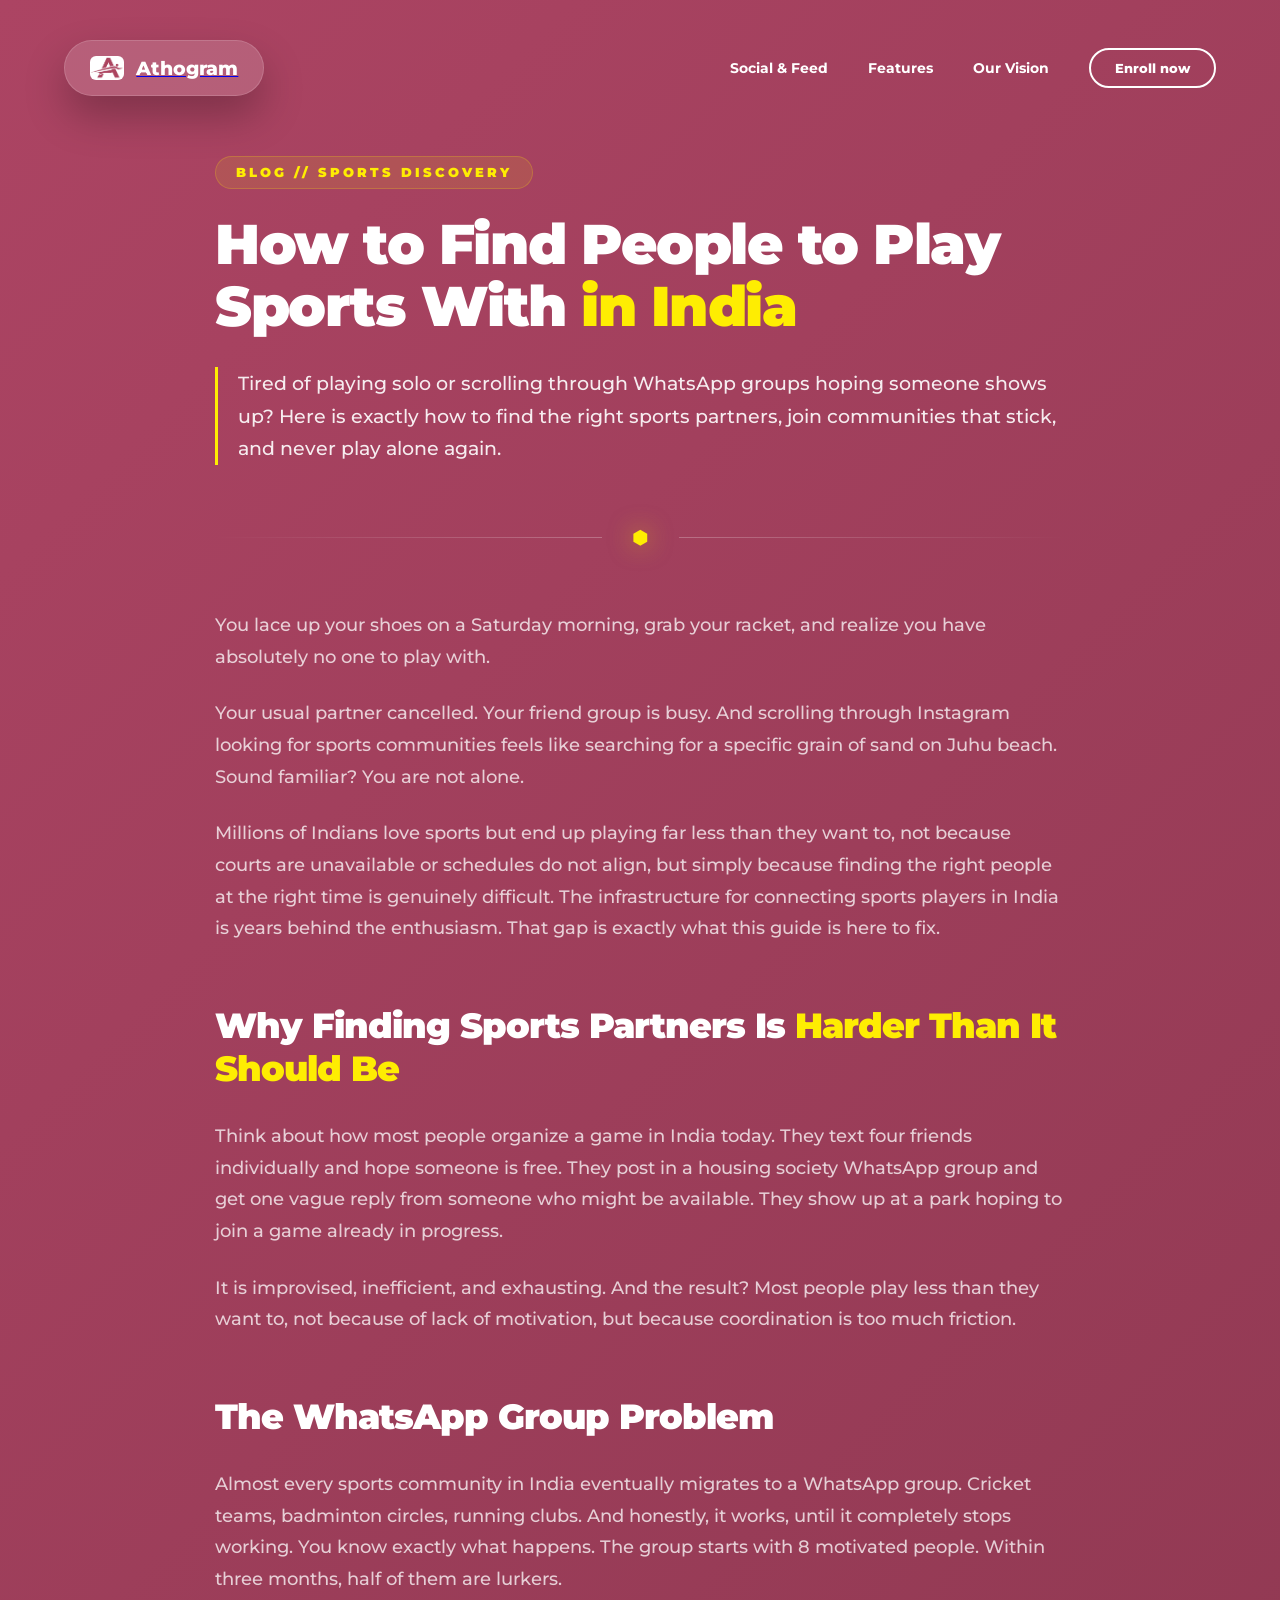
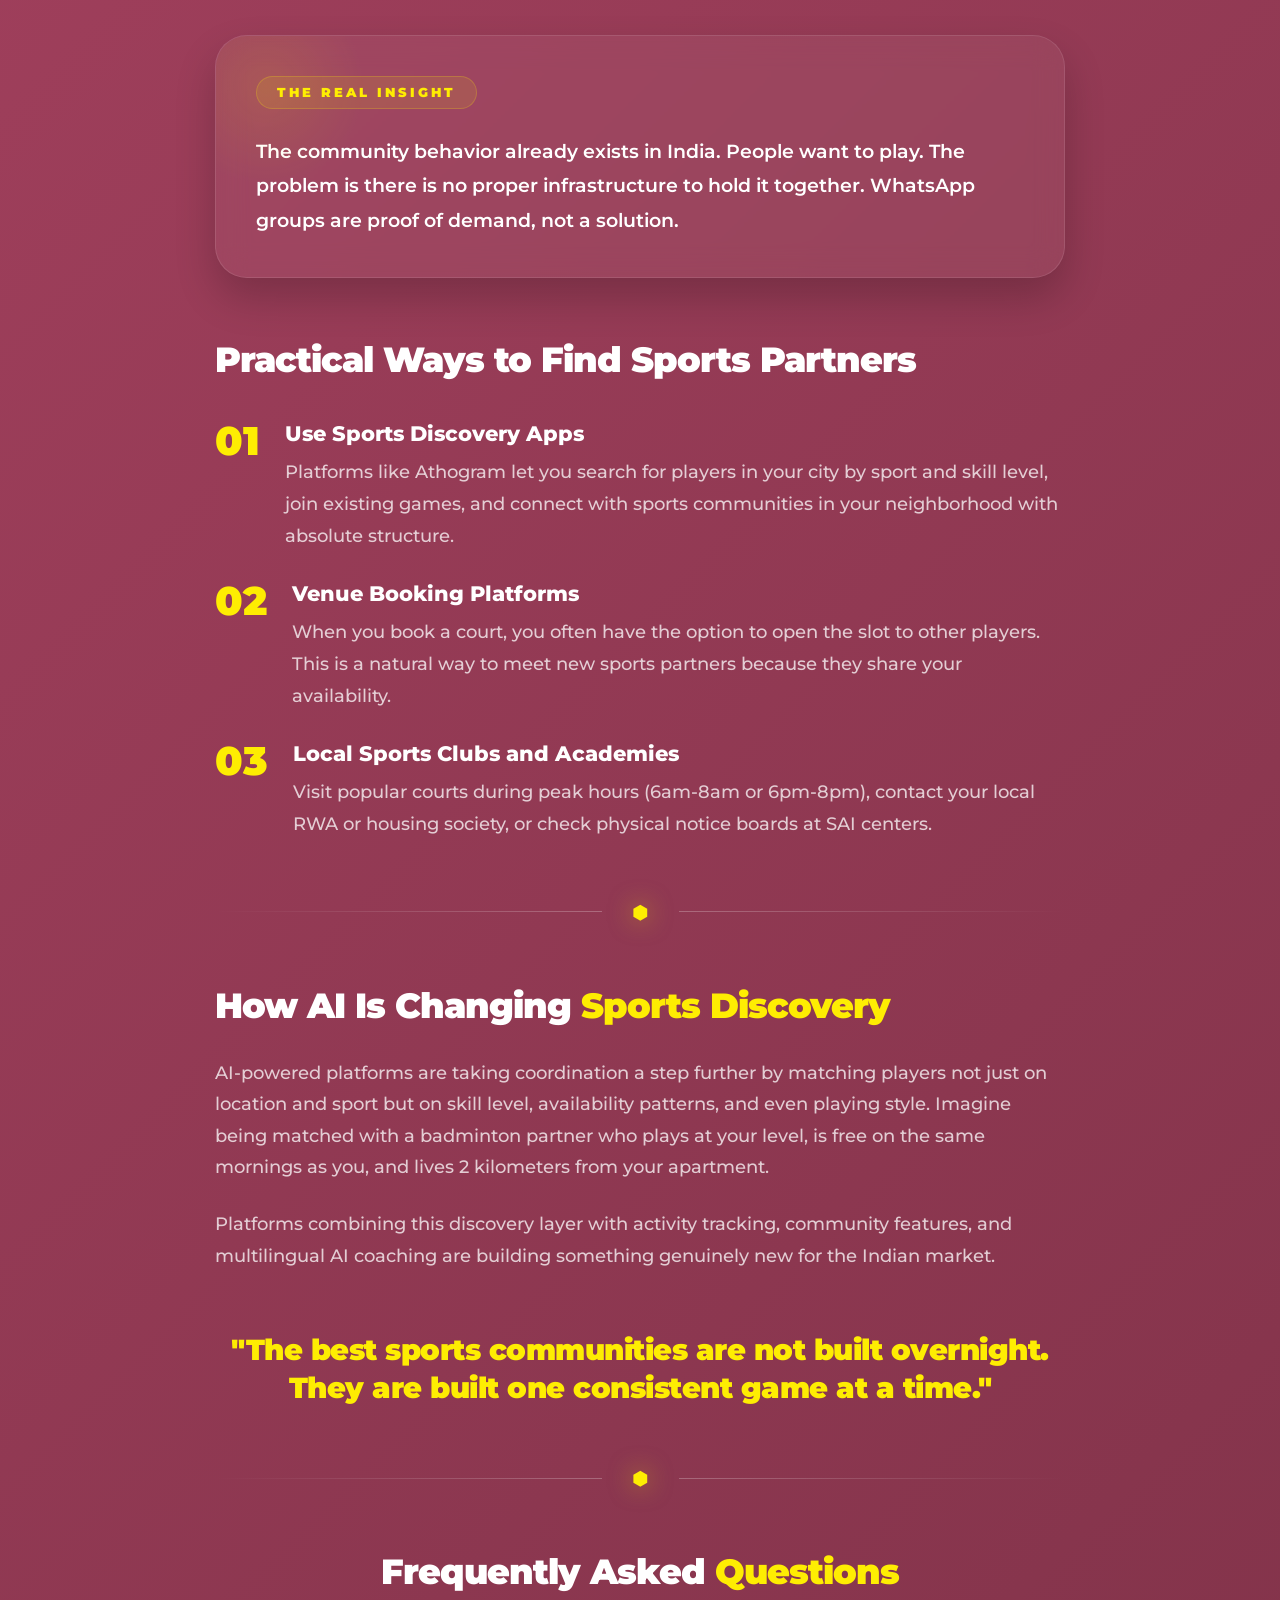
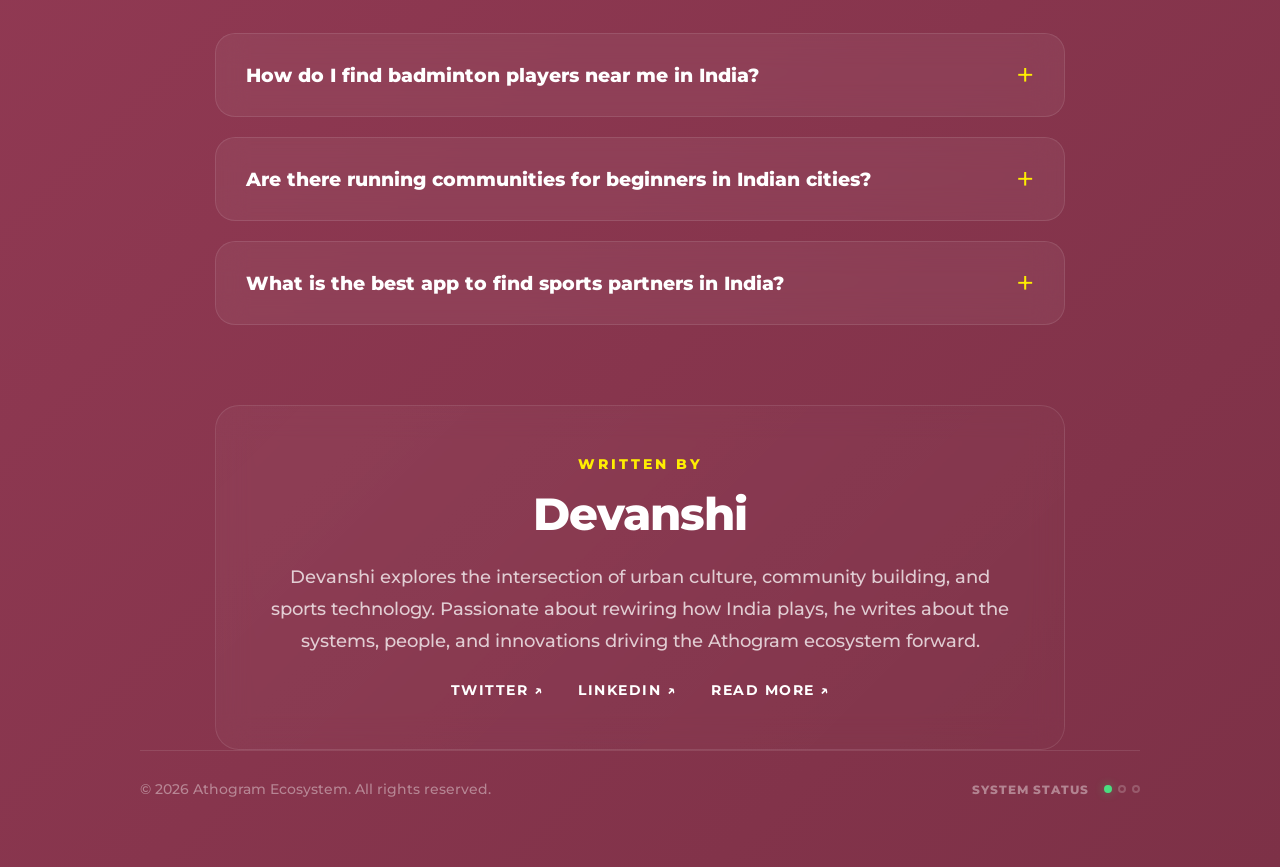
<file: blog-sport.html>
<!DOCTYPE html>
<html lang="en">
<head>
    <meta charset="UTF-8">
    <meta name="viewport" content="width=device-width, initial-scale=1.0">
    <title>How to Find People to Play Sports With in India | Athogram</title>
    <link href="https://fonts.googleapis.com/css2?family=Montserrat:wght@400;500;600;700;800;900&display=swap" rel="stylesheet">
    <link rel="stylesheet" href="blog-theme.css">
</head>
<body>

    <main class="full-body-layout">
        
        <!-- ATHOGRAM NAVIGATION -->
        <header class="blog-top-nav">

            <a href="index.html">
            <div class="logo-header-wrapper" style="max-width: 200px;">
                <div class="bento-card logo-card bg-purple">
                    <img src="images/logo.jpg" alt="Athogram Logo" class="custom-logo">
                    <span class="brand-text">Athogram</span>
                </div>
                <button class="hamburger-btn" aria-label="Toggle Menu">
                    <span></span><span></span><span></span>
                </button>
            </div>
            </a>
            <nav class="top-nav">
                <div class="nav-links">
                    <a href="social.html">Social & Feed</a>
                    <a href="features.html">Features</a>
                    <a href="vision.html">Our Vision</a>
                </div>
                <a href="enroll.html">
                    <button class="nav-btn">Enroll now</button>
                </a>
            </nav>
        </header>

        <!-- BLOG HEADER -->
        <article class="blog-container">
            <header class="blog-hero">
                <div class="blog-meta">
                    <span class="kinetic-badge">BLOG // SPORTS DISCOVERY</span>
                </div>
                <h1 class="kinetic-title">
                    How to Find People to Play<br>
                    Sports With <span class="text-accent">in India</span>
                </h1>
                <p class="kinetic-p lead-paragraph">
                    Tired of playing solo or scrolling through WhatsApp groups hoping someone shows up? Here is exactly how to find the right sports partners, join communities that stick, and never play alone again.
                </p>
            </header>

            <div class="cinematic-divider">
                <div class="line left"></div>
                <div class="icon">⬢</div>
                <div class="line right"></div>
            </div>

            <!-- BLOG CONTENT -->
            <div class="blog-content">
                <p>You lace up your shoes on a Saturday morning, grab your racket, and realize you have absolutely no one to play with.</p>
                <p>Your usual partner cancelled. Your friend group is busy. And scrolling through Instagram looking for sports communities feels like searching for a specific grain of sand on Juhu beach. Sound familiar? You are not alone.</p>
                <p>Millions of Indians love sports but end up playing far less than they want to, not because courts are unavailable or schedules do not align, but simply because finding the right people at the right time is genuinely difficult. The infrastructure for connecting sports players in India is years behind the enthusiasm. That gap is exactly what this guide is here to fix.</p>

                <h2 class="section-title">Why Finding Sports Partners Is <span class="text-accent">Harder Than It Should Be</span></h2>
                <p>Think about how most people organize a game in India today. They text four friends individually and hope someone is free. They post in a housing society WhatsApp group and get one vague reply from someone who might be available. They show up at a park hoping to join a game already in progress.</p>
                <p>It is improvised, inefficient, and exhausting. And the result? Most people play less than they want to, not because of lack of motivation, but because coordination is too much friction.</p>

                <h2 class="section-title">The WhatsApp Group Problem</h2>
                <p>Almost every sports community in India eventually migrates to a WhatsApp group. Cricket teams, badminton circles, running clubs. And honestly, it works, until it completely stops working. You know exactly what happens. The group starts with 8 motivated people. Within three months, half of them are lurkers.</p>
                
                <!-- Insight Callout as a Glass Panel -->
                <div class="insight-card glass-panel">
                    <div class="insight-glow"></div>
                    <span class="kinetic-badge">THE REAL INSIGHT</span>
                    <p class="insight-text">The community behavior already exists in India. People want to play. The problem is there is no proper infrastructure to hold it together. WhatsApp groups are proof of demand, not a solution.</p>
                </div>

                <h2 class="section-title">Practical Ways to Find Sports Partners</h2>
                
                <div class="tactics-list">
                    <div class="tactic-item">
                        <div class="t-number text-accent">01</div>
                        <div class="t-content">
                            <h3>Use Sports Discovery Apps</h3>
                            <p>Platforms like Athogram let you search for players in your city by sport and skill level, join existing games, and connect with sports communities in your neighborhood with absolute structure.</p>
                        </div>
                    </div>
                    <div class="tactic-item">
                        <div class="t-number text-accent">02</div>
                        <div class="t-content">
                            <h3>Venue Booking Platforms</h3>
                            <p>When you book a court, you often have the option to open the slot to other players. This is a natural way to meet new sports partners because they share your availability.</p>
                        </div>
                    </div>
                    <div class="tactic-item">
                        <div class="t-number text-accent">03</div>
                        <div class="t-content">
                            <h3>Local Sports Clubs and Academies</h3>
                            <p>Visit popular courts during peak hours (6am-8am or 6pm-8pm), contact your local RWA or housing society, or check physical notice boards at SAI centers.</p>
                        </div>
                    </div>
                </div>

                <div class="cinematic-divider">
                    <div class="line left"></div>
                    <div class="icon">⬢</div>
                    <div class="line right"></div>
                </div>


                <h2 class="section-title">How AI Is Changing <span class="text-accent">Sports Discovery</span></h2>
                <p>AI-powered platforms are taking coordination a step further by matching players not just on location and sport but on skill level, availability patterns, and even playing style. Imagine being matched with a badminton partner who plays at your level, is free on the same mornings as you, and lives 2 kilometers from your apartment.</p>
                <p>Platforms combining this discovery layer with activity tracking, community features, and multilingual AI coaching are building something genuinely new for the Indian market.</p>

                <div class="highlight-quote">
                    "The best sports communities are not built overnight. They are built one consistent game at a time."
                </div>

                <div class="cinematic-divider">
                    <div class="line left"></div>
                    <div class="icon">⬢</div>
                    <div class="line right"></div>
                </div>

                <h2 class="section-title text-center">Frequently Asked <span class="text-accent">Questions</span></h2>
               <div class="faq-container">
    <div class="glass-panel faq-card">
        <div class="faq-header">
            <h4>How do I find badminton players near me in India?</h4>
            <span class="faq-toggle">+</span>
        </div>
        <div class="faq-body">
            <p>Start with sports apps designed for player discovery like Athogram, venue booking platforms, and local sports clubs. You can also post in housing society groups.</p>
        </div>
    </div>

    <div class="glass-panel faq-card">
        <div class="faq-header">
            <h4>Are there running communities for beginners in Indian cities?</h4>
            <span class="faq-toggle">+</span>
        </div>
        <div class="faq-body">
            <p>Yes, and they are extremely welcoming. Look for their Instagram pages or reach out through sports discovery apps. They usually run easy-paced beginner sessions.</p>
        </div>
    </div>

    <div class="glass-panel faq-card">
        <div class="faq-header">
            <h4>What is the best app to find sports partners in India?</h4>
            <span class="faq-toggle">+</span>
        </div>
        <div class="faq-body">
            <p>Athogram is being built specifically for this, combining sports partner discovery, venue finding, community management, and AI coaching. Join the waitlist for early access.</p>
        </div>
    </div>
</div>
                <div class="author-bio-section glass-panel">
    <div class="author-details text-only">
        <span class="author-tag">Written By</span>
        <h3 class="author-name">Devanshi</h3>
        <p class="author-bio">
            Devanshi explores the intersection of urban culture, community building, and sports technology. Passionate about rewiring how India plays, he writes about the systems, people, and innovations driving the Athogram ecosystem forward.
        </p>
        <div class="author-socials centered-socials">
            <a href="#" class="author-social-link">Twitter ↗</a>
            <a href="#" class="author-social-link">LinkedIn ↗</a>
            <a href="#" class="author-social-link">Read More ↗</a>
        </div>
    </div>
</div>
            </div>
        </article>
        
        <!-- FOOTER (From Index) -->
        <footer class="mega-footer">
            <div class="footer-bottom-bar" style="max-width: 1000px; margin: 0 auto; width: 100%;">
                <div class="copyright">&copy; 2026 Athogram Ecosystem. All rights reserved.</div>
                <div class="social-dots">
                    <span>SYSTEM STATUS</span>
                    <div class="dots">
                        <span class="dot active"></span>
                        <span class="dot"></span>
                        <span class="dot"></span>
                    </div>
                </div>
            </div>
        </footer>

    </main>

    <script>
    document.addEventListener("DOMContentLoaded", () => {
        const faqHeaders = document.querySelectorAll('.faq-header');

        faqHeaders.forEach(header => {
            header.addEventListener('click', () => {
                const card = header.parentElement;
                
                // Optional: Close all other FAQs when one is opened
                document.querySelectorAll('.faq-card').forEach(otherCard => {
                    if (otherCard !== card) {
                        otherCard.classList.remove('active');
                    }
                });

                // Toggle the clicked FAQ
                card.classList.toggle('active');
            });
        });
    });
</script>
</body>
</html>
</file>
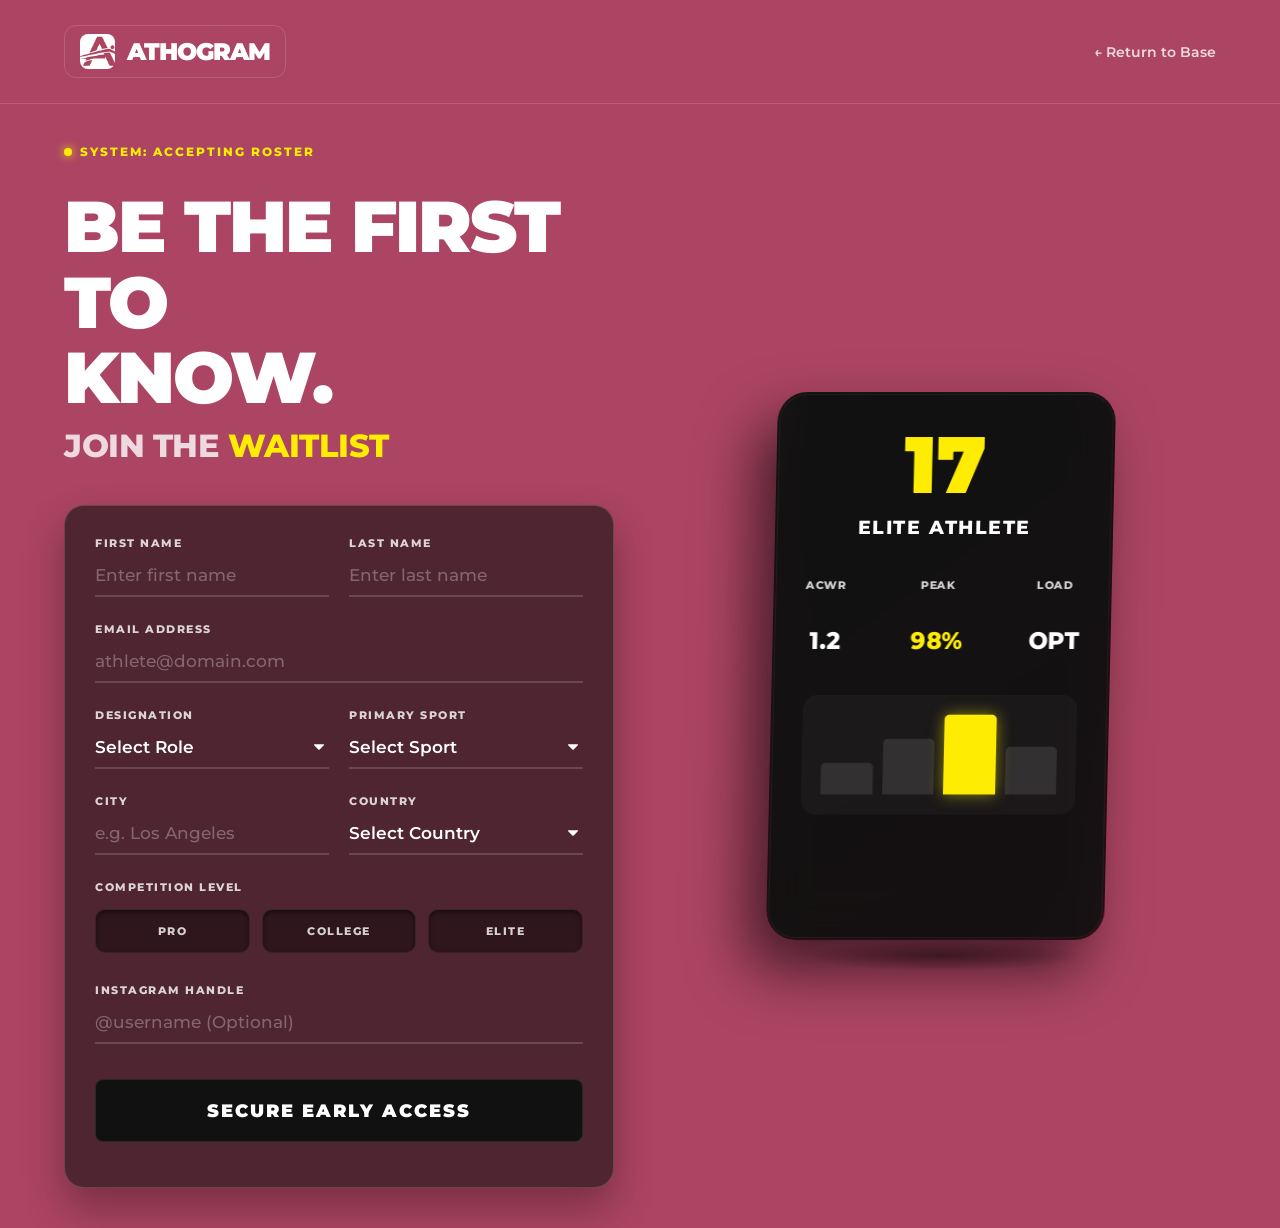
<file: enroll.html>
<!DOCTYPE html>
<html lang="en">
<head>
    <meta charset="UTF-8">
    <meta name="viewport" content="width=device-width, initial-scale=1.0">
    <title>Waitlist | Athogram</title>
    <link href="https://fonts.googleapis.com/css2?family=Montserrat:wght@400;500;700;800;900&display=swap" rel="stylesheet">
    <link rel="stylesheet" href="enroll.css">
</head>
<body>

 <header class="social-navbar-container">
    <div class="nav-left-branding">
        <div class="logo-card">
            <img src="images/logo.jpg" alt="Athogram Logo" class="custom-logo">
            <span class="brand-text"><a href="index.html">Athogram</a></span>
        </div>
    </div>
    
    <button class="hamburger-btn" aria-label="Toggle Menu">
        <span></span><span></span><span></span>
    </button>

    <div class="nav-right-actions">
        <a href="index.html" class="back-link">← Return to Base</a>
    </div>
</header>

<div class="mobile-menu-overlay" id="mobile-menu">
    <button class="close-menu-btn" id="close-menu"></button>
    <div class="mobile-nav-links">
        <a href="index.html">Home</a>
        <a href="social.html">Social & Feed</a>
        <a href="features.html">Features</a>
        <a href="vision.html">Our Vision</a>
    </div>
</div>

    <main class="split-waitlist-container">
        
        <div class="waitlist-content">
            <div class="system-status">
                <span class="dot active"></span> SYSTEM: ACCEPTING ROSTER
            </div>
            
            <h1 class="headline">BE THE FIRST TO<br>KNOW.</h1>
            <h2 class="subheadline">JOIN THE <span class="text-accent">WAITLIST</span></h2>
            
            <form id="waitlist-form" class="elite-grid-form">
                <div class="form-grid">
                    
                    <div class="input-group">
                        <label>First Name</label>
                        <input type="text" id="firstName" required placeholder="Enter first name" autocomplete="off">
                        <div class="focus-line"></div>
                    </div>
                    <div class="input-group">
                        <label>Last Name</label>
                        <input type="text" id="lastName" required placeholder="Enter last name" autocomplete="off">
                        <div class="focus-line"></div>
                    </div>

                    <div class="input-group full-width">
                        <label>Email Address</label>
                        <input type="email" id="email" required placeholder="athlete@domain.com" autocomplete="off">
                        <div class="focus-line"></div>
                    </div>

                    <div class="input-group">
                        <label>Designation</label>
                        <select id="designation" required>
                            <option value="" disabled selected>Select Role</option>
                            <option value="pro">Pro Athlete</option>
                            <option value="college">College Athlete</option>
                            <option value="highschool">High School Athlete</option>
                            <option value="coach">Coach / Trainer</option>
                            <option value="fan">Fan / Supporter</option>
                        </select>
                        <div class="focus-line"></div>
                    </div>
                    <div class="input-group">
                        <label>Primary Sport</label>
                        <select id="sport" required>
                            <option value="" disabled selected>Select Sport</option>
                            <option value="track">Track & Field</option>
                            <option value="basketball">Basketball</option>
                            <option value="soccer">Soccer / Football</option>
                            <option value="tennis">Tennis</option>
                            <option value="combat">Combat Sports</option>
                            <option value="other">Other</option>
                        </select>
                        <div class="focus-line"></div>
                    </div>

                    <div class="input-group">
                        <label>City</label>
                        <input type="text" id="city" required placeholder="e.g. Los Angeles" autocomplete="off">
                        <div class="focus-line"></div>
                    </div>
                    <div class="input-group">
                        <label>Country</label>
                        <select id="country" required>
                            <option value="" disabled selected>Select Country</option>
                            <option value="US">United States</option>
                            <option value="UK">United Kingdom</option>
                            <option value="CA">Canada</option>
                            <option value="AU">Australia</option>
                            <option value="IN">India</option>
                            <option value="Other">Other</option>
                        </select>
                        <div class="focus-line"></div>
                    </div>

                    <div class="input-group full-width">
                        <label>Competition Level</label>
                        <div class="tier-selector">
                            <input type="radio" id="tier-pro" name="compLevel" value="pro" required>
                            <label for="tier-pro" class="tier-btn">Pro</label>

                            <input type="radio" id="tier-college" name="compLevel" value="college">
                            <label for="tier-college" class="tier-btn">College</label>

                            <input type="radio" id="tier-elite" name="compLevel" value="elite">
                            <label for="tier-elite" class="tier-btn">Elite</label>
                        </div>
                    </div>

                    <div class="input-group full-width">
                        <label>Instagram Handle</label>
                        <input type="text" id="instagram" placeholder="@username (Optional)" autocomplete="off">
                        <div class="focus-line"></div>
                    </div>

                </div>

                <button type="submit" class="btn-enroll">
                    <span class="btn-text">SECURE EARLY ACCESS</span>
                </button>
                <p id="status-message" class="status-msg"></p>
            </form>
        </div>

        <div class="waitlist-visual">
            <div class="perspective-box">
                <div class="floating-app-card">
                    <div class="card-glass-layer">
                        <div class="card-top">
                            <div class="jersey-number">17</div>
                            <div class="player-name">ELITE ATHLETE</div>
                        </div>
                        <div class="card-stats">
                            <div class="stat-box"><span>ACWR</span><br>1.2</div>
                            <div class="stat-box highlight"><span>PEAK</span><br>98%</div>
                            <div class="stat-box"><span>LOAD</span><br>OPT</div>
                        </div>
                        <div class="card-graph">
                            <div class="bar" style="height: 40%;"></div>
                            <div class="bar" style="height: 70%;"></div>
                            <div class="bar highlight-bar" style="height: 100%;"></div>
                            <div class="bar" style="height: 60%;"></div>
                        </div>
                    </div>
                </div>
                <div class="shadow-plate"></div>
            </div>
        </div>

    </main>

    <script src="enroll.js"></script>
</body>
</html>
</file>
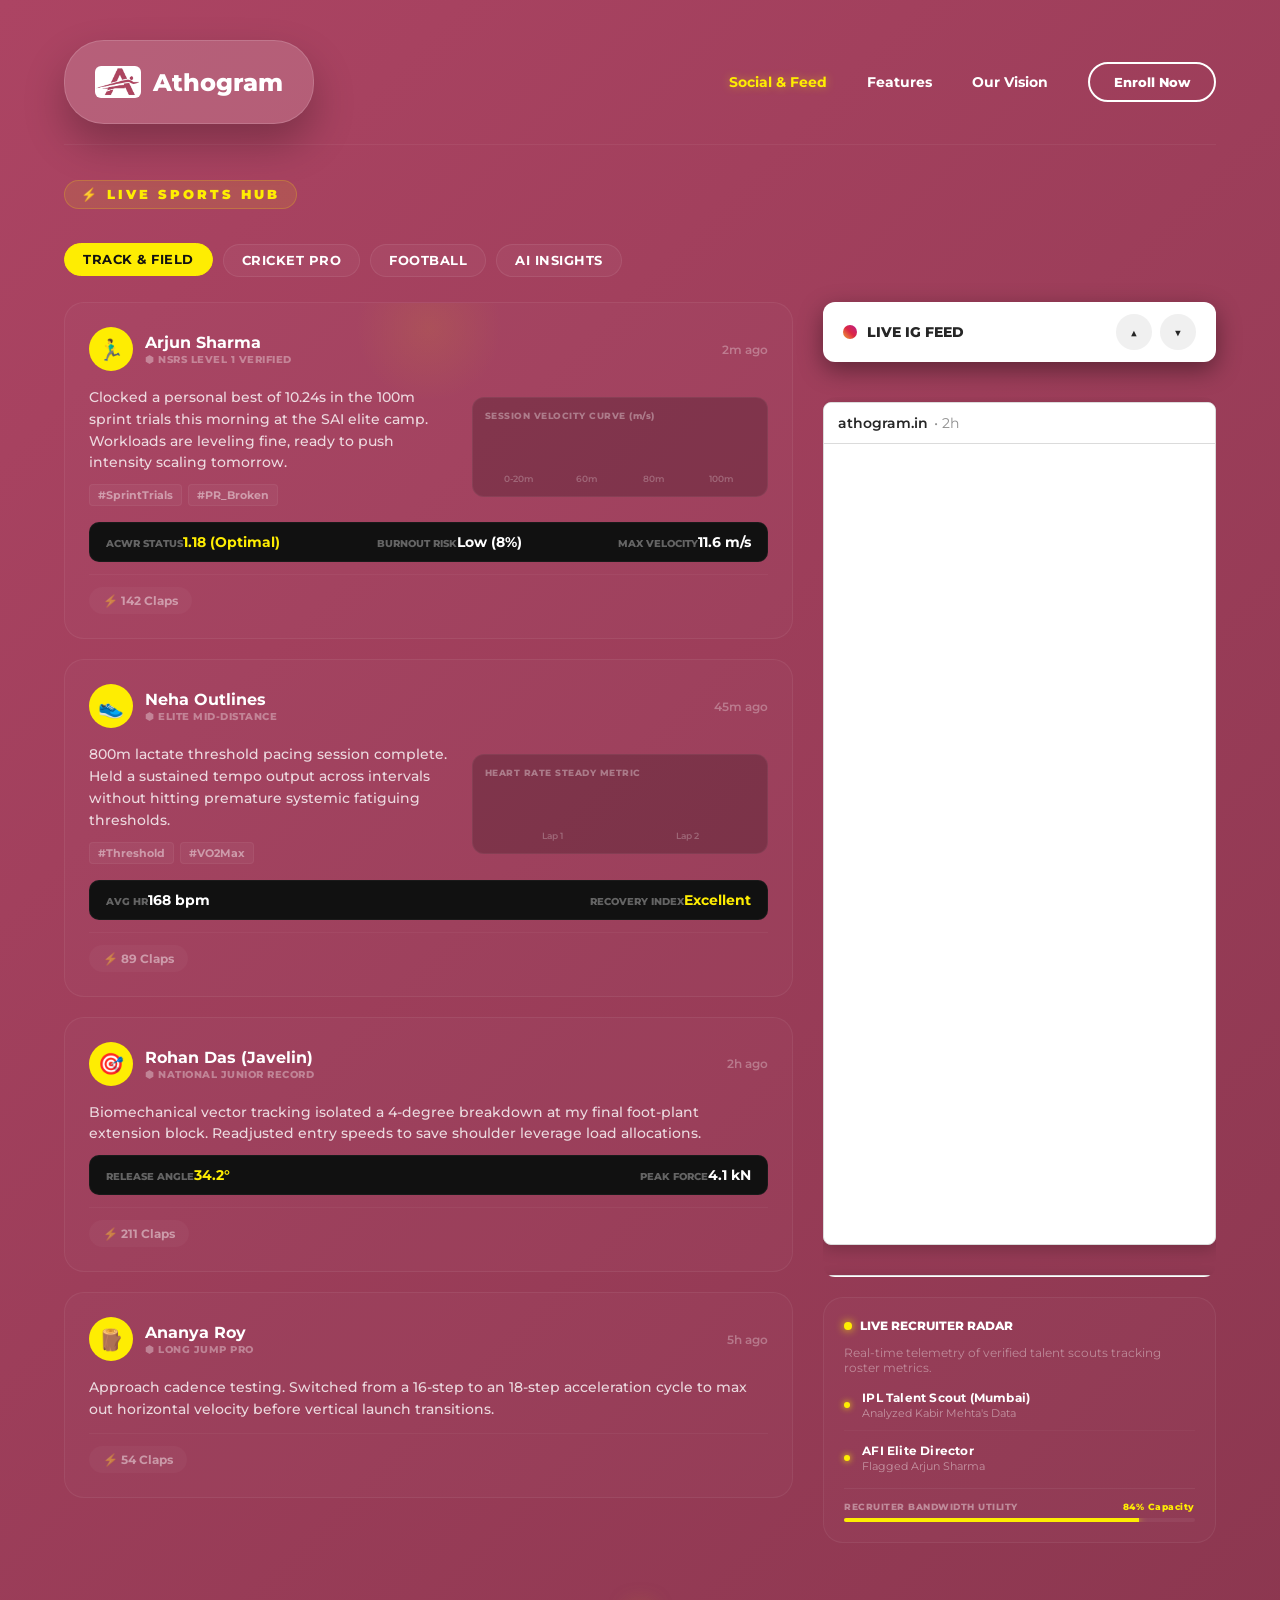
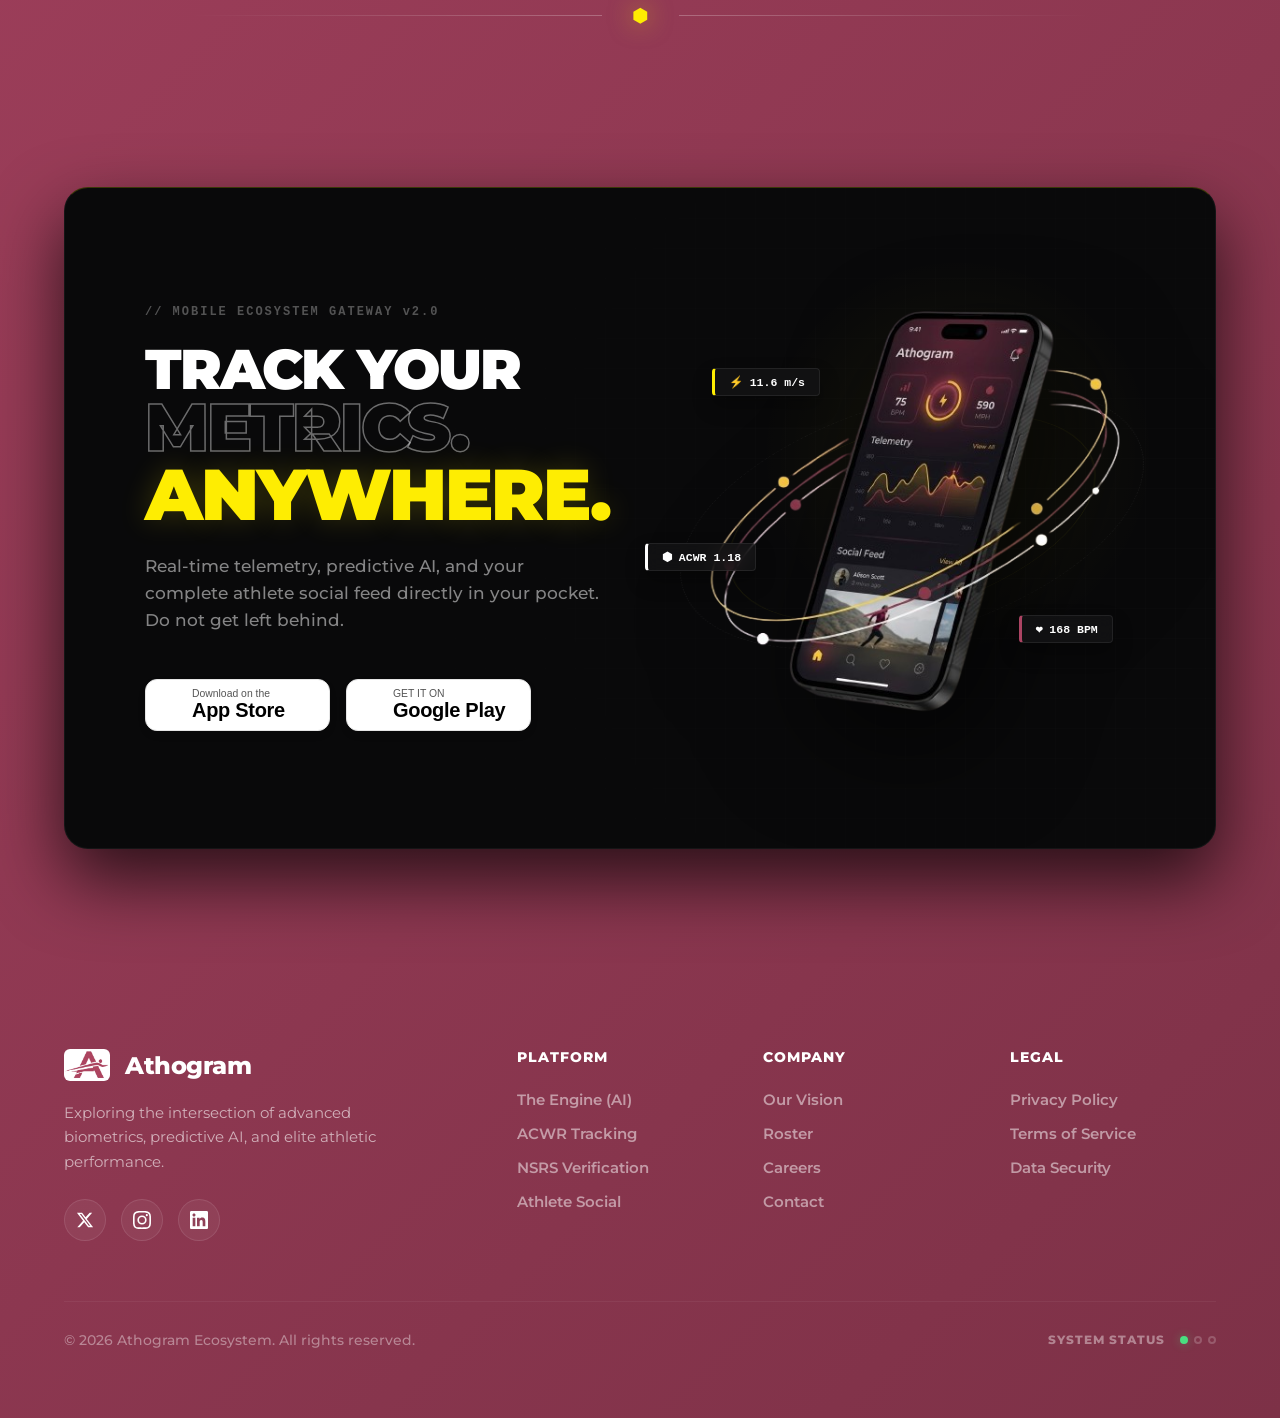
<file: social.html>
<!DOCTYPE html>
<html lang="en">

<head>
    <meta charset="UTF-8">
    <meta name="viewport" content="width=device-width, initial-scale=1.0">
    <title>Athogram | Athlete Social & Live Feed</title>
    <link href="https://fonts.googleapis.com/css2?family=Montserrat:wght@400;500;600;700;800;900&display=swap" rel="stylesheet">
    <link rel="stylesheet" href="style.css">
    <link rel="stylesheet" href="social.css">
</head>

<body>

    <main class="full-body-layout">

        <header class="social-navbar-container">
            <div class="nav-left-branding">
                <div class="bento-card logo-card bg-purple">
                    <img src="images/logo.jpg" alt="Athogram Logo" class="custom-logo">
                    <span class="brand-text"><a href="index.html" style="color:inherit; text-decoration:none;">Athogram</a></span>
                </div>
            </div>
            <button class="hamburger-btn" aria-label="Toggle Menu">
                <span></span><span></span><span></span>
            </button>

            <div class="nav-right-actions">
                <nav class="top-nav">
                    <div class="nav-links">
                        <a href="social.html" class="active-nav">Social & Feed</a>
                        <a href="features.html">Features</a>
                        <a href="vision.html">Our Vision</a>
                    </div>
                    <a href="enroll.html">
                        <button class="nav-btn">Enroll Now</button>
                    </a>
                </nav>
            </div>
        </header>

        <section class="feed-filter-section">
            <span class="kinetic-badge">⚡ LIVE SPORTS HUB</span>
            <div class="filter-row">
                <button class="filter-pill active" data-sport="athletics">TRACK & FIELD</button>
                <button class="filter-pill" data-sport="cricket">CRICKET PRO</button>
                <button class="filter-pill" data-sport="football">FOOTBALL</button>
                <button class="filter-pill" data-sport="ai">AI INSIGHTS</button>
            </div>
        </section>

        <div class="feed-workspace-grid">

            <div class="feed-left-stream">
                
                <div class="feed-card glass-panel" data-category="athletics">
                    <div class="card-glow"></div>
                    <div class="feed-card-header">
                        <div class="athlete-profile">
                            <div class="avatar-box bg-accent">🏃‍♂️</div>
                            <div class="profile-details">
                                <h3>Arjun Sharma</h3>
                                <span class="verified-tag">⬢ NSRS LEVEL 1 VERIFIED</span>
                            </div>
                        </div>
                        <span class="post-time-badge">2m ago</span>
                    </div>
                    <div class="feed-card-body">
                        <div class="post-inner-split">
                            <div class="post-text-block">
                                <p class="post-narrative">Clocked a personal best of 10.24s in the 100m sprint trials this morning at the SAI elite camp. Workloads are leveling fine, ready to push intensity scaling tomorrow.</p>
                                <div class="session-tag-row">
                                    <span class="session-chip">#SprintTrials</span><span class="session-chip text-accent">#PR_Broken</span>
                                </div>
                            </div>
                            <div class="post-visual-chart bg-dark-translucent">
                                <span class="chart-title">SESSION VELOCITY CURVE (m/s)</span>
                                <div class="mini-bar-chart">
                                    <div class="chart-bar-wrapper"><div class="bar" style="height: 45%;"></div><span class="bar-lbl">0-20m</span></div>
                                    <div class="chart-bar-wrapper"><div class="bar" style="height: 75%;"></div><span class="bar-lbl">60m</span></div>
                                    <div class="chart-bar-wrapper"><div class="bar peak" style="height: 98%;"></div><span class="bar-lbl">80m</span></div>
                                    <div class="chart-bar-wrapper"><div class="bar" style="height: 85%;"></div><span class="bar-lbl">100m</span></div>
                                </div>
                            </div>
                        </div>
                        <div class="card-metric-subpanel bg-dark">
                            <div class="subpanel-stat"><span class="lbl">ACWR STATUS</span><span class="val text-accent">1.18 (Optimal)</span></div>
                            <div class="subpanel-stat"><span class="lbl">BURNOUT RISK</span><span class="val">Low (8%)</span></div>
                            <div class="subpanel-stat"><span class="lbl">MAX VELOCITY</span><span class="val">11.6 m/s</span></div>
                        </div>
                    </div>
                    <div class="feed-card-footer">
                        <button class="interaction-btn clap-btn">⚡ <span>142</span> Claps</button>
                    </div>
                </div>

                <div class="feed-card glass-panel" data-category="athletics">
                    <div class="feed-card-header">
                        <div class="athlete-profile">
                            <div class="avatar-box bg-accent">👟</div>
                            <div class="profile-details">
                                <h3>Neha Outlines</h3>
                                <span class="verified-tag">⬢ ELITE MID-DISTANCE</span>
                            </div>
                        </div>
                        <span class="post-time-badge">45m ago</span>
                    </div>
                    <div class="feed-card-body">
                        <div class="post-inner-split">
                            <div class="post-text-block">
                                <p class="post-narrative">800m lactate threshold pacing session complete. Held a sustained tempo output across intervals without hitting premature systemic fatiguing thresholds.</p>
                                <div class="session-tag-row"><span class="session-chip">#Threshold</span><span class="session-chip">#VO2Max</span></div>
                            </div>
                            <div class="post-visual-chart bg-dark-translucent">
                                <span class="chart-title">HEART RATE STEADY METRIC</span>
                                <div class="mini-bar-chart">
                                    <div class="chart-bar-wrapper"><div class="bar" style="height: 70%;"></div><span class="bar-lbl">Lap 1</span></div>
                                    <div class="chart-bar-wrapper"><div class="bar peak" style="height: 92%;"></div><span class="bar-lbl">Lap 2</span></div>
                                </div>
                            </div>
                        </div>
                        <div class="card-metric-subpanel bg-dark">
                            <div class="subpanel-stat"><span class="lbl">AVG HR</span><span class="val">168 bpm</span></div>
                            <div class="subpanel-stat"><span class="lbl">RECOVERY INDEX</span><span class="val text-accent">Excellent</span></div>
                        </div>
                    </div>
                    <div class="feed-card-footer"><button class="interaction-btn clap-btn">⚡ <span>89</span> Claps</button></div>
                </div>

                <div class="feed-card glass-panel" data-category="athletics">
                    <div class="feed-card-header">
                        <div class="athlete-profile">
                            <div class="avatar-box bg-accent">🎯</div>
                            <div class="profile-details">
                                <h3>Rohan Das (Javelin)</h3>
                                <span class="verified-tag">⬢ NATIONAL JUNIOR RECORD</span>
                            </div>
                        </div>
                        <span class="post-time-badge">2h ago</span>
                    </div>
                    <div class="feed-card-body">
                        <p class="post-narrative">Biomechanical vector tracking isolated a 4-degree breakdown at my final foot-plant extension block. Readjusted entry speeds to save shoulder leverage load allocations.</p>
                        <div class="card-metric-subpanel bg-dark">
                            <div class="subpanel-stat"><span class="lbl">RELEASE ANGLE</span><span class="val text-accent">34.2°</span></div>
                            <div class="subpanel-stat"><span class="lbl">PEAK FORCE</span><span class="val">4.1 kN</span></div>
                        </div>
                    </div>
                    <div class="feed-card-footer"><button class="interaction-btn clap-btn">⚡ <span>211</span> Claps</button></div>
                </div>

                <div class="feed-card glass-panel" data-category="athletics">
                    <div class="feed-card-header">
                        <div class="athlete-profile">
                            <div class="avatar-box bg-accent">🪵</div>
                            <div class="profile-details">
                                <h3>Ananya Roy</h3>
                                <span class="verified-tag">⬢ LONG JUMP PRO</span>
                            </div>
                        </div>
                        <span class="post-time-badge">5h ago</span>
                    </div>
                    <div class="feed-card-body">
                        <p class="post-narrative">Approach cadence testing. Switched from a 16-step to an 18-step acceleration cycle to max out horizontal velocity before vertical launch transitions.</p>
                    </div>
                    <div class="feed-card-footer"><button class="interaction-btn clap-btn">⚡ <span>54</span> Claps</button></div>
                </div>


                <div class="feed-card glass-panel" data-category="cricket">
                    <div class="feed-card-header">
                        <div class="athlete-profile">
                            <div class="avatar-box bg-purple">🏏</div>
                            <div class="profile-details">
                                <h3>Kabir Mehta</h3>
                                <span class="verified-tag">⬢ IP RECRUIT DEPLOYMENT</span>
                            </div>
                        </div>
                        <span class="post-time-badge">12m ago</span>
                    </div>
                    <div class="feed-card-body">
                        <div class="post-inner-split">
                            <div class="post-text-block">
                                <p class="post-narrative">Power hitting block targets against structural spin lines. Generating clean bat-speed ratios out of an anchored base stance setup.</p>
                                <div class="session-tag-row"><span class="session-chip">#PowerHitting</span><span class="session-chip">#T20Metrics</span></div>
                            </div>
                            <div class="post-visual-chart bg-dark-translucent">
                                <span class="chart-title">WAGON WHEEL RATIO (%)</span>
                                <div class="mini-bar-chart">
                                    <div class="chart-bar-wrapper"><div class="bar" style="height: 80%;"></div><span class="bar-lbl">Off</span></div>
                                    <div class="chart-bar-wrapper"><div class="bar peak" style="height: 95%;"></div><span class="bar-lbl">Leg</span></div>
                                    <div class="chart-bar-wrapper"><div class="bar" style="height: 30%;"></div><span class="bar-lbl">V</span></div>
                                </div>
                            </div>
                        </div>
                        <div class="card-metric-subpanel bg-dark">
                            <div class="subpanel-stat"><span class="lbl">BAT SPEED</span><span class="val text-accent">88.4 mph</span></div>
                            <div class="subpanel-stat"><span class="lbl">IMPACT EFFICIENCY</span><span class="val">94%</span></div>
                        </div>
                    </div>
                    <div class="feed-card-footer"><button class="interaction-btn clap-btn">⚡ <span>304</span> Claps</button></div>
                </div>

                <div class="feed-card glass-panel" data-category="cricket">
                    <div class="feed-card-header">
                        <div class="athlete-profile">
                            <div class="avatar-box bg-purple">🔴</div>
                            <div class="profile-details">
                                <h3>Vikram Malhotra</h3>
                                <span class="verified-tag">⬢ FIRST CLASS PACER</span>
                            </div>
                        </div>
                        <span class="post-time-badge">1h ago</span>
                    </div>
                    <div class="feed-card-body">
                        <p class="post-narrative">Spoke workload logs. Delivered 24 high-intensity overs over a two-day simulation block. Spine loading rates remained steady within safe standard metrics.</p>
                        <div class="card-metric-subpanel bg-dark">
                            <div class="subpanel-stat"><span class="lbl">AVG VELOCITY</span><span class="val">138.5 kph</span></div>
                            <div class="subpanel-stat"><span class="lbl">RELEASE GYRO</span><span class="val text-accent">Stable</span></div>
                        </div>
                    </div>
                    <div class="feed-card-footer"><button class="interaction-btn clap-btn">⚡ <span>112</span> Claps</button></div>
                </div>

                <div class="feed-card glass-panel" data-category="cricket">
                    <div class="feed-card-header">
                        <div class="athlete-profile">
                            <div class="avatar-box bg-purple">🧤</div>
                            <div class="profile-details">
                                <h3>Siddharth Desai</h3>
                                <span class="verified-tag">⬢ WICKETKEEPER ACADEMY</span>
                            </div>
                        </div>
                        <span class="post-time-badge">4h ago</span>
                    </div>
                    <div class="feed-card-body">
                        <p class="post-narrative">Reaction matrix tracking. Drills capturing rapid lateral stance movements against unpredictable bounce variants out of rough tracking footprints.</p>
                    </div>
                    <div class="feed-card-footer"><button class="interaction-btn clap-btn">⚡ <span>76</span> Claps</button></div>
                </div>

                <div class="feed-card glass-panel" data-category="cricket">
                    <div class="feed-card-header">
                        <div class="athlete-profile">
                            <div class="avatar-box bg-purple">🏏</div>
                            <div class="profile-details">
                                <h3>Riya Sharma</h3>
                                <span class="verified-tag">⬢ WOMEN'S DOMESTIC CIRCUIT</span>
                            </div>
                        </div>
                        <span class="post-time-badge">1d ago</span>
                    </div>
                    <div class="feed-card-body">
                        <p class="post-narrative">Completed high-volume aerobic conditioning intervals. Keeping cardiovascular fitness baselines high ahead of zonal tournaments next week.</p>
                    </div>
                    <div class="feed-card-footer"><button class="interaction-btn clap-btn">⚡ <span>190</span> Claps</button></div>
                </div>


                <div class="feed-card glass-panel" data-category="football">
                    <div class="feed-card-header">
                        <div class="athlete-profile">
                            <div class="avatar-box bg-primary">⚽</div>
                            <div class="profile-details">
                                <h3>Daniel Gomes</h3>
                                <span class="verified-tag">⬢ WINGER PRO SPECT</span>
                            </div>
                        </div>
                        <span class="post-time-badge">18m ago</span>
                    </div>
                    <div class="feed-card-body">
                        <div class="post-inner-split">
                            <div class="post-text-block">
                                <p class="post-narrative">High-intensity interval sprints tracking data. Logged high-end zone 5 metrics during counter-attacking simulation blocks today.</p>
                                <div class="session-tag-row"><span class="session-chip">#HIIT</span><span class="session-chip">#GPS_Tracking</span></div>
                            </div>
                            <div class="post-visual-chart bg-dark-translucent">
                                <span class="chart-title">DISTANCE BY VELOCITY METRIC</span>
                                <div class="mini-bar-chart">
                                    <div class="chart-bar-wrapper"><div class="bar" style="height: 30%;"></div><span class="bar-lbl">Jog</span></div>
                                    <div class="chart-bar-wrapper"><div class="bar" style="height: 60%;"></div><span class="bar-lbl">Run</span></div>
                                    <div class="chart-bar-wrapper"><div class="bar peak" style="height: 90%;"></div><span class="bar-lbl">Sprint</span></div>
                                </div>
                            </div>
                        </div>
                        <div class="card-metric-subpanel bg-dark">
                            <div class="subpanel-stat"><span class="lbl">TOTAL DISTANCE</span><span class="val">9.4 km</span></div>
                            <div class="subpanel-stat"><span class="lbl">SPRINT COUNT</span><span class="val text-accent">32 reps</span></div>
                        </div>
                    </div>
                    <div class="feed-card-footer"><button class="interaction-btn clap-btn">⚡ <span>98</span> Claps</button></div>
                </div>

                <div class="feed-card glass-panel" data-category="football">
                    <div class="feed-card-header">
                        <div class="athlete-profile">
                            <div class="avatar-box bg-primary">🛡️</div>
                            <div class="profile-details">
                                <h3>Tsering Lepcha</h3>
                                <span class="verified-tag">⬢ CENTER BACK PROTOCOL</span>
                            </div>
                        </div>
                        <span class="post-time-badge">3h ago</span>
                    </div>
                    <div class="feed-card-body">
                        <p class="post-narrative">Positioning structure maps. Maintained clean physical recovery distances and vertical spacing constraints across zonal press triggers.</p>
                        <div class="card-metric-subpanel bg-dark">
                            <div class="subpanel-stat"><span class="lbl">PASS ACCURACY</span><span class="val text-accent">91.4%</span></div>
                            <div class="subpanel-stat"><span class="lbl">INTERCEPTIONS</span><span class="val">7 clean</span></div>
                        </div>
                    </div>
                    <div class="feed-card-footer"><button class="interaction-btn clap-btn">⚡ <span>114</span> Claps</button></div>
                </div>

                <div class="feed-card glass-panel" data-category="football">
                    <div class="feed-card-header">
                        <div class="athlete-profile">
                            <div class="avatar-box bg-primary">🧤</div>
                            <div class="profile-details">
                                <h3>Gurpreet Singh</h3>
                                <span class="verified-tag">⬢ GOALKEEPER SYSTEM</span>
                            </div>
                        </div>
                        <span class="post-time-badge">6h ago</span>
                    </div>
                    <div class="feed-card-body">
                        <p class="post-narrative">Explosive power testing out of set stances. Monitored lateral jump distribution profiles to improve far-post cross protection zones.</p>
                    </div>
                    <div class="feed-card-footer"><button class="interaction-btn clap-btn">⚡ <span>82</span> Claps</button></div>
                </div>

                <div class="feed-card glass-panel" data-category="football">
                    <div class="feed-card-header">
                        <div class="athlete-profile">
                            <div class="avatar-box bg-primary">⚽</div>
                            <div class="profile-details">
                                <h3>Zara Khan</h3>
                                <span class="verified-tag">⬢ MIDFIELD ENGINE</span>
                            </div>
                        </div>
                        <span class="post-time-badge">1d ago</span>
                    </div>
                    <div class="feed-card-body">
                        <p class="post-narrative">Completed tactical rotation runs. Focusing on half-turn tracking to speed up progressive line breaks during possession sequences.</p>
                    </div>
                    <div class="feed-card-footer"><button class="interaction-btn clap-btn">⚡ <span>245</span> Claps</button></div>
                </div>


                <div class="feed-card glass-panel" data-category="ai">
                    <div class="feed-card-header">
                        <div class="athlete-profile">
                            <div class="avatar-box bg-dark-ai">🧠</div>
                            <div class="profile-details">
                                <h3 class="text-accent">ATHOGRAM AI ENGINE</h3>
                                <span class="verified-tag text-white">ANOMALY SYSTEM DISCOVERY</span>
                            </div>
                        </div>
                        <span class="post-time-badge system-live-pulse">● SYSTEM LIVE</span>
                    </div>
                    <div class="feed-card-body">
                        <div class="post-inner-split">
                            <div class="post-text-block">
                                <p class="post-narrative">System analysis flagged sudden structural correlation drops across 45 onboarded sub-junior track runners in the Western district. Sleep patterns drop below 6.2 hours average. Recommended protocol adjustments dispatched to camp coaching dashboards.</p>
                                <div class="session-tag-row">
                                    <span class="session-chip ai-tag">#ClusterDelta</span>
                                    <span class="session-chip ai-tag">#SleepArchitecture</span>
                                </div>
                            </div>
                            <div class="post-visual-chart bg-dark-translucent ai-matrix-border">
                                <span class="chart-title text-accent">CRITICAL ANOMALY WEIGHTS</span>
                                <div class="mini-bar-chart">
                                    <div class="chart-bar-wrapper"><div class="bar ai-bar" style="height: 35%;"></div><span class="bar-lbl">Base</span></div>
                                    <div class="chart-bar-wrapper"><div class="bar ai-bar" style="height: 60%;"></div><span class="bar-lbl">Var</span></div>
                                    <div class="chart-bar-wrapper"><div class="bar ai-bar peak-ai" style="height: 95%;"></div><span class="bar-lbl">DROP</span></div>
                                </div>
                            </div>
                        </div>
                        <div class="card-metric-subpanel bg-dark">
                            <div class="subpanel-stat"><span class="lbl">CONFIDENCE SCORE</span><span class="val text-accent">98.4%</span></div>
                            <div class="subpanel-stat"><span class="lbl">NODE DENSITY</span><span class="val">4,200/sec</span></div>
                            <div class="subpanel-stat"><span class="lbl">SEVERITY LEVEL</span><span class="val text-white">Tier 2</span></div>
                        </div>
                    </div>
                    <div class="feed-card-footer">
                        <button class="interaction-btn clap-btn">⚡ <span>95</span> Acknowledgments</button>
                    </div>
                </div>

                <div class="feed-card glass-panel" data-category="ai">
                    <div class="feed-card-header">
                        <div class="athlete-profile">
                            <div class="avatar-box bg-dark-ai">📈</div>
                            <div class="profile-details">
                                <h3 class="text-accent">PREDICTIVE STRESS AGENT</h3>
                                <span class="verified-tag text-white">ACWR AUTOMATED FORECAST</span>
                            </div>
                        </div>
                        <span class="post-time-badge">PROG_RUN_22</span>
                    </div>
                    <div class="feed-card-body">
                        <div class="post-inner-split">
                            <div class="post-text-block">
                                <p class="post-narrative">High loading trajectory alarm triggered for Cricket Roster Subset B. Combined metric velocity trends indicate a high localized injury risk profile within 72 workout hours if current metrics continue without reduction targets.</p>
                                <div class="session-tag-row">
                                    <span class="session-chip ai-tag">#InjuryVector</span>
                                    <span class="session-chip ai-tag">#SpikeAlert</span>
                                </div>
                            </div>
                            <div class="post-visual-chart bg-dark-translucent ai-matrix-border">
                                <span class="chart-title text-accent">RISK PROBABILITY TIMELINE</span>
                                <div class="mini-bar-chart">
                                    <div class="chart-bar-wrapper"><div class="bar ai-bar" style="height: 20%;"></div><span class="bar-lbl">24h</span></div>
                                    <div class="chart-bar-wrapper"><div class="bar ai-bar" style="height: 55%;"></div><span class="bar-lbl">48h</span></div>
                                    <div class="chart-bar-wrapper"><div class="bar ai-bar peak-ai" style="height: 88%;"></div><span class="bar-lbl">72h</span></div>
                                </div>
                            </div>
                        </div>
                        <div class="card-metric-subpanel bg-dark">
                            <div class="subpanel-stat"><span class="lbl">TRAJECTORY MATCH</span><span class="val text-accent">87.1%</span></div>
                            <div class="subpanel-stat"><span class="lbl">AFFECTED RECRUITS</span><span class="val">14 Athletes</span></div>
                        </div>
                    </div>
                    <div class="feed-card-footer">
                        <button class="interaction-btn clap-btn">⚡ <span>150</span> Dynamic Rules Set</button>
                    </div>
                </div>

                <div class="feed-card glass-panel" data-category="ai">
                    <div class="feed-card-header">
                        <div class="athlete-profile">
                            <div class="avatar-box bg-dark-ai">🧬</div>
                            <div class="profile-details">
                                <h3 class="text-accent">BIOMETRIC OPTIMIZER</h3>
                                <span class="verified-tag text-white">AUTONOMIC CALIBRATION LINK</span>
                            </div>
                        </div>
                        <span class="post-time-badge">COMPUTE_DONE</span>
                    </div>
                    <div class="feed-card-body">
                        <div class="post-inner-split">
                            <div class="post-text-block">
                                <p class="post-narrative">Cross-analyzing sleep architecture with heart rate variability (HRV) recoveries. Identified a distinct performance window shift favoring targeted midday systemic resets for elite multi-sport sprinter blocks.</p>
                                <div class="session-tag-row">
                                    <span class="session-chip ai-tag">#HRV_Delta</span>
                                    <span class="session-chip ai-tag">#CircadianShift</span>
                                </div>
                            </div>
                            <div class="post-visual-chart bg-dark-translucent ai-matrix-border">
                                <span class="chart-title text-accent">OPTIMIZATION INDEX</span>
                                <div class="mini-bar-chart">
                                    <div class="chart-bar-wrapper"><div class="bar ai-bar" style="height: 40%;"></div><span class="bar-lbl">Deep</span></div>
                                    <div class="chart-bar-wrapper"><div class="bar ai-bar" style="height: 45%;"></div><span class="bar-lbl">REM</span></div>
                                    <div class="chart-bar-wrapper"><div class="bar ai-bar peak-ai" style="height: 90%;"></div><span class="bar-lbl">HRV</span></div>
                                </div>
                            </div>
                        </div>
                        <div class="card-metric-subpanel bg-dark">
                            <div class="subpanel-stat"><span class="lbl">RESET EFFICIENCY</span><span class="val text-accent">+14.2%</span></div>
                            <div class="subpanel-stat"><span class="lbl">COGNITIVE INDEX</span><span class="val">Optimal</span></div>
                        </div>
                    </div>
                    <div class="feed-card-footer">
                        <button class="interaction-btn clap-btn">⚡ <span>62</span> Logs Cached</button>
                    </div>
                </div>

                <div class="feed-card glass-panel" data-category="ai">
                    <div class="feed-card-header">
                        <div class="athlete-profile">
                            <div class="avatar-box bg-dark-ai">📡</div>
                            <div class="profile-details">
                                <h3 class="text-accent">ROSTER INTELLIGENCE</h3>
                                <span class="verified-tag text-white">NSRS VERIFICATION RADAR</span>
                            </div>
                        </div>
                        <span class="post-time-badge">BATCH_108</span>
                    </div>
                    <div class="feed-card-body">
                        <div class="post-inner-split">
                            <div class="post-text-block">
                                <p class="post-narrative">Verified 18 new track metrics profiles from regional high-performance hubs. Data streams comply with ecosystem structural standards and have been linked securely to premium recruiter views.</p>
                                <div class="session-tag-row">
                                    <span class="session-chip ai-tag">#NSRS_Data</span>
                                    <span class="session-chip ai-tag">#RecruiterLink</span>
                                </div>
                            </div>
                            <div class="post-visual-chart bg-dark-translucent ai-matrix-border">
                                <span class="chart-title text-accent">PARSING COMPLIANCE</span>
                                <div class="mini-bar-chart">
                                    <div class="chart-bar-wrapper"><div class="bar ai-bar peak-ai" style="height: 100%;"></div><span class="bar-lbl">Integ</span></div>
                                    <div class="chart-bar-wrapper"><div class="bar ai-bar peak-ai" style="height: 100%;"></div><span class="bar-lbl">Sync</span></div>
                                </div>
                            </div>
                        </div>
                        <div class="card-metric-subpanel bg-dark">
                            <div class="subpanel-stat"><span class="lbl">VALIDATION STATUS</span><span class="val text-accent">AUTHENTICATED</span></div>
                            <div class="subpanel-stat"><span class="lbl">GATEWAY LATENCY</span><span class="val">14ms</span></div>
                        </div>
                    </div>
                    <div class="feed-card-footer">
                        <button class="interaction-btn clap-btn">⚡ <span>112</span> Profiles Verified</button>
                    </div>
                </div>

            </div>

          <aside class="feed-right-sidebar">
    <div class="sticky-sidebar-wrapper">
        
        <div class="instagram-style-controls">
            <div class="control-header">
                <div class="ig-live-ring"></div>
                <span>LIVE IG FEED</span>
            </div>
            <div class="control-btn-group">
                <button id="btn-scroll-up" class="ig-nav-btn">▲</button>
                <button id="btn-scroll-down" class="ig-nav-btn">▼</button>
            </div>
        </div>

        <div class="sidebar-parallax-viewport" id="sidebar-viewport">
            <div class="sidebar-parallax-track" id="sidebar-track">
                
                <div class="instagram-native-card">
                    <div class="ig-card-header">
            
                        <span class="ig-username">athogram.in</span>
                        <span class="ig-time">• 2h</span>
                    </div>
                    <iframe src="https://www.instagram.com/p/DXZUZCBE9T5/embed/captioned/" class="kinetic-iframe" allowtransparency="true" frameborder="0" scrolling="no" allowfullscreen></iframe>
                </div>

                <div class="instagram-native-card">
                    <div class="ig-card-header">
                        <div class="ig-profile-pic"></div>
                        <span class="ig-username">athogram.in</span>
                        <span class="ig-time">• 5h</span>
                    </div>
                    <iframe src="https://www.instagram.com/p/C4p6l6vS2Gz/embed/captioned/" class="kinetic-iframe" allowtransparency="true" frameborder="0" scrolling="no" allowfullscreen></iframe>
                </div>

                <div class="instagram-native-card">
                    <div class="ig-card-header">
                        <div class="ig-profile-pic"></div>
                        <span class="ig-username">athogram.in</span>
                        <span class="ig-time">• 1d</span>
                    </div>
                    <iframe src="https://www.instagram.com/p/DV8yUW6kwYD/embed/captioned/" class="kinetic-iframe" allowtransparency="true" frameborder="0" scrolling="no" allowfullscreen></iframe>
                </div>
                
            </div>
        </div>

        <div class="live-radar-card glass-panel">
            <div class="sidebar-card-header">
                <span class="pulse-dot bg-accent"></span>
                <h4>LIVE RECRUITER RADAR</h4>
            </div>
            <p class="embed-instructions">Real-time telemetry of verified talent scouts tracking roster metrics.</p>
            <div class="radar-activity-stream">
                <div class="radar-row">
                    <div class="radar-indicator sync"></div>
                    <div class="radar-info">
                        <span class="radar-user">IPL Talent Scout (Mumbai)</span>
                        <span class="radar-action">Analyzed Kabir Mehta's Data</span>
                    </div>
                </div>
                <div class="radar-row">
                    <div class="radar-indicator sync"></div>
                    <div class="radar-info">
                        <span class="radar-user">AFI Elite Director</span>
                        <span class="radar-action">Flagged Arjun Sharma</span>
                    </div>
                </div>
            </div>
            <div class="radar-system-load">
                <div class="load-text-row">
                    <span>RECRUITER BANDWIDTH UTILITY</span>
                    <span class="text-accent">84% Capacity</span>
                </div>
                <div class="load-bar-bg">
                    <div class="load-bar-fill" style="width: 84%;"></div>
                </div>
            </div>
        </div>

    </div>
</aside>

        </div>

        <div class="cinematic-divider">
            <div class="line left"></div>
            <div class="icon">⬢</div>
            <div class="line right"></div>
        </div>

<!-- ==========================================================================
     PREMIUM REDESIGNED HERO CONVERSION SECTION
     ========================================================================== -->
<section class="conversion-hero-section unique-tech-variant">
    <!-- Cybernetic Ambient Background Details -->
    <div class="tech-grid-overlay"></div>
    <div class="ambient-glow-core"></div>

    <div class="conversion-content">
        <div class="meta-protocol-tag">// MOBILE ECOSYSTEM GATEWAY v2.0</div>
        
        <h2 class="conversion-title">
            <span class="row-solid">TRACK YOUR</span>
            <span class="row-outline">METRICS.</span>
            <span class="row-accent">ANYWHERE.</span>
        </h2>
        
        <p class="conversion-subtitle">
            Real-time telemetry, predictive AI, and your complete athlete social feed directly in your pocket. Do not get left behind.
        </p>
        
        <!-- Premium Action Buttons -->
     <div class="conversion-pin">
    <button class="app-btn app-store-premium">
        <span class="btn-meta">Download on the</span>
        <span class="btn-main">App Store</span>
    </button>
    <button class="app-btn google-play-premium">
        <span class="btn-meta">GET IT ON</span>
        <span class="btn-main">Google Play</span>
    </button>
</div>
    </div>

    <!-- Interactive Visual Space with Floating Data Tags -->
    <div class="conversion-visual-wrapper">
        <div class="telemetry-radar-ring"></div>
        <div class="telemetry-radar-ring secondary"></div>
        
        <!-- Floating Live Data Elements -->
        <div class="live-float-chip chip-velocity">⚡ 11.6 m/s</div>
        <div class="live-float-chip chip-hr">❤ 168 BPM</div>
        <div class="live-float-chip chip-acwr">⬢ ACWR 1.18</div>

        <!-- Your 3D Isometric Phone Mockup -->
        <div class="mockup-container">
            <img src="images/image-removebg-preview (3).png" alt="Athogram App 3D Mockup" class="app-mockup-img-premium">
        </div>
    </div>
</section>
       <footer class="mega-footer">
            <div class="footer-grid">
                <div class="footer-brand-col">
                    <div class="footer-logo">
                         <img src="images/logo.jpg" alt="Athogram Logo" class="custom-logo">
                        <span class="brand-text">Athogram</span>
                    </div>
                    <p>Exploring the intersection of advanced biometrics, predictive AI, and elite athletic performance.
                    </p>
                    <div class="footer-social-links">
                        <a href="https://twitter.com/yourhandle" target="_blank" aria-label="Twitter" class="social-btn">
                            <svg viewBox="0 0 24 24" xmlns="http://www.w3.org/2000/svg"><path d="M18.244 2.25h3.308l-7.227 8.26 8.502 11.24H16.17l-5.214-6.817L4.99 21.75H1.68l7.73-8.835L1.254 2.25H8.08l4.713 6.231zm-1.161 17.52h1.833L7.084 4.126H5.117z"/></svg>
                        </a>
                        <a href="https://instagram.com/yourhandle" target="_blank" aria-label="Instagram" class="social-btn">
                            <svg viewBox="0 0 24 24" xmlns="http://www.w3.org/2000/svg"><path d="M12 2.163c3.204 0 3.584.012 4.85.07 3.252.148 4.771 1.691 4.919 4.919.058 1.265.069 1.645.069 4.849 0 3.205-.012 3.584-.069 4.849-.149 3.225-1.664 4.771-4.919 4.919-1.266.058-1.644.07-4.85.07-3.204 0-3.584-.012-4.849-.07-3.26-.149-4.771-1.7-4.919-4.92-.058-1.265-.07-1.644-.07-4.849 0-3.204.013-3.583.07-4.849.149-3.227 1.664-4.771 4.919-4.919 1.266-.057 1.645-.069 4.849-.069zM12 0C8.741 0 8.333.014 7.053.072 2.695.272.273 2.69.073 7.052.014 8.333 0 8.741 0 12c0 3.259.014 3.668.072 4.948.2 4.358 2.618 6.78 6.98 6.98C8.333 23.986 8.741 24 12 24c3.259 0 3.668-.014 4.948-.072 4.354-.2 6.782-2.618 6.979-6.98.059-1.28.073-1.689.073-4.948 0-3.259-.014-3.667-.072-4.947-.196-4.354-2.617-6.78-6.979-6.98C15.668.014 15.259 0 12 0zm0 5.838a6.162 6.162 0 100 12.324 6.162 6.162 0 000-12.324zM12 16a4 4 0 110-8 4 4 0 010 8zm6.406-11.845a1.44 1.44 0 100 2.881 1.44 1.44 0 000-2.881z"/></svg>
                        </a>
                        <a href="https://linkedin.com/company/yourhandle" target="_blank" aria-label="LinkedIn" class="social-btn">
                            <svg viewBox="0 0 24 24" xmlns="http://www.w3.org/2000/svg"><path d="M20.447 20.452h-3.554v-5.569c0-1.328-.027-3.037-1.852-3.037-1.853 0-2.136 1.445-2.136 2.939v5.667H9.351V9h3.414v1.561h.046c.477-.9 1.637-1.85 3.37-1.85 3.601 0 4.267 2.37 4.267 5.455v6.286zM5.337 7.433c-1.144 0-2.063-.926-2.063-2.065 0-1.138.92-2.063 2.063-2.063 1.14 0 2.064.925 2.064 2.063 0 1.139-.925 2.065-2.064 2.065zm1.782 13.019H3.555V9h3.564v11.452zM22.225 0H1.771C.792 0 0 .774 0 1.729v20.542C0 23.227.792 24 1.771 24h20.451C23.2 24 24 23.227 24 22.271V1.729C24 .774 23.2 0 22.222 0h.003z"/></svg>
                        </a>
                    </div>
                </div>
                <div class="footer-links-col">
                    <h4>Platform</h4>
                    <a href="#">The Engine (AI)</a>
                    <a href="#">ACWR Tracking</a>
                    <a href="#">NSRS Verification</a>
                    <a href="#">Athlete Social</a>
                </div>
                <div class="footer-links-col">
                    <h4>Company</h4>
                    <a href="#">Our Vision</a>
                    <a href="#">Roster</a>
                    <a href="#">Careers</a>
                    <a href="#">Contact</a>
                </div>
                <div class="footer-links-col">
                    <h4>Legal</h4>
                    <a href="#">Privacy Policy</a>
                    <a href="#">Terms of Service</a>
                    <a href="#">Data Security</a>
                </div>
            </div>
            <div class="footer-bottom-bar">
                <div class="copyright">
                    &copy; 2026 Athogram Ecosystem. All rights reserved.
                </div>
                <div class="social-dots">
                    <span>SYSTEM STATUS</span>
                    <div class="dots">
                        <span class="dot active"></span>
                        <span class="dot"></span>
                        <span class="dot"></span>
                    </div>
                </div>
            </div>
        </footer>
    </main>
<div class="mobile-menu-overlay" id="mobile-menu">
        <button class="close-menu-btn" id="close-menu"></button>
        <div class="mobile-nav-links">
            <a href="social.html">Social & Feed</a>
            <a href="features.html">Features</a>
            <a href="vision.html">Our Vision</a>
                         <a href="enroll.html">Enroll Now</a>

        </div>
    </div>
    <script src="script.js"></script>
    <script src="social.js"></script>
</body>

</html>
</file>
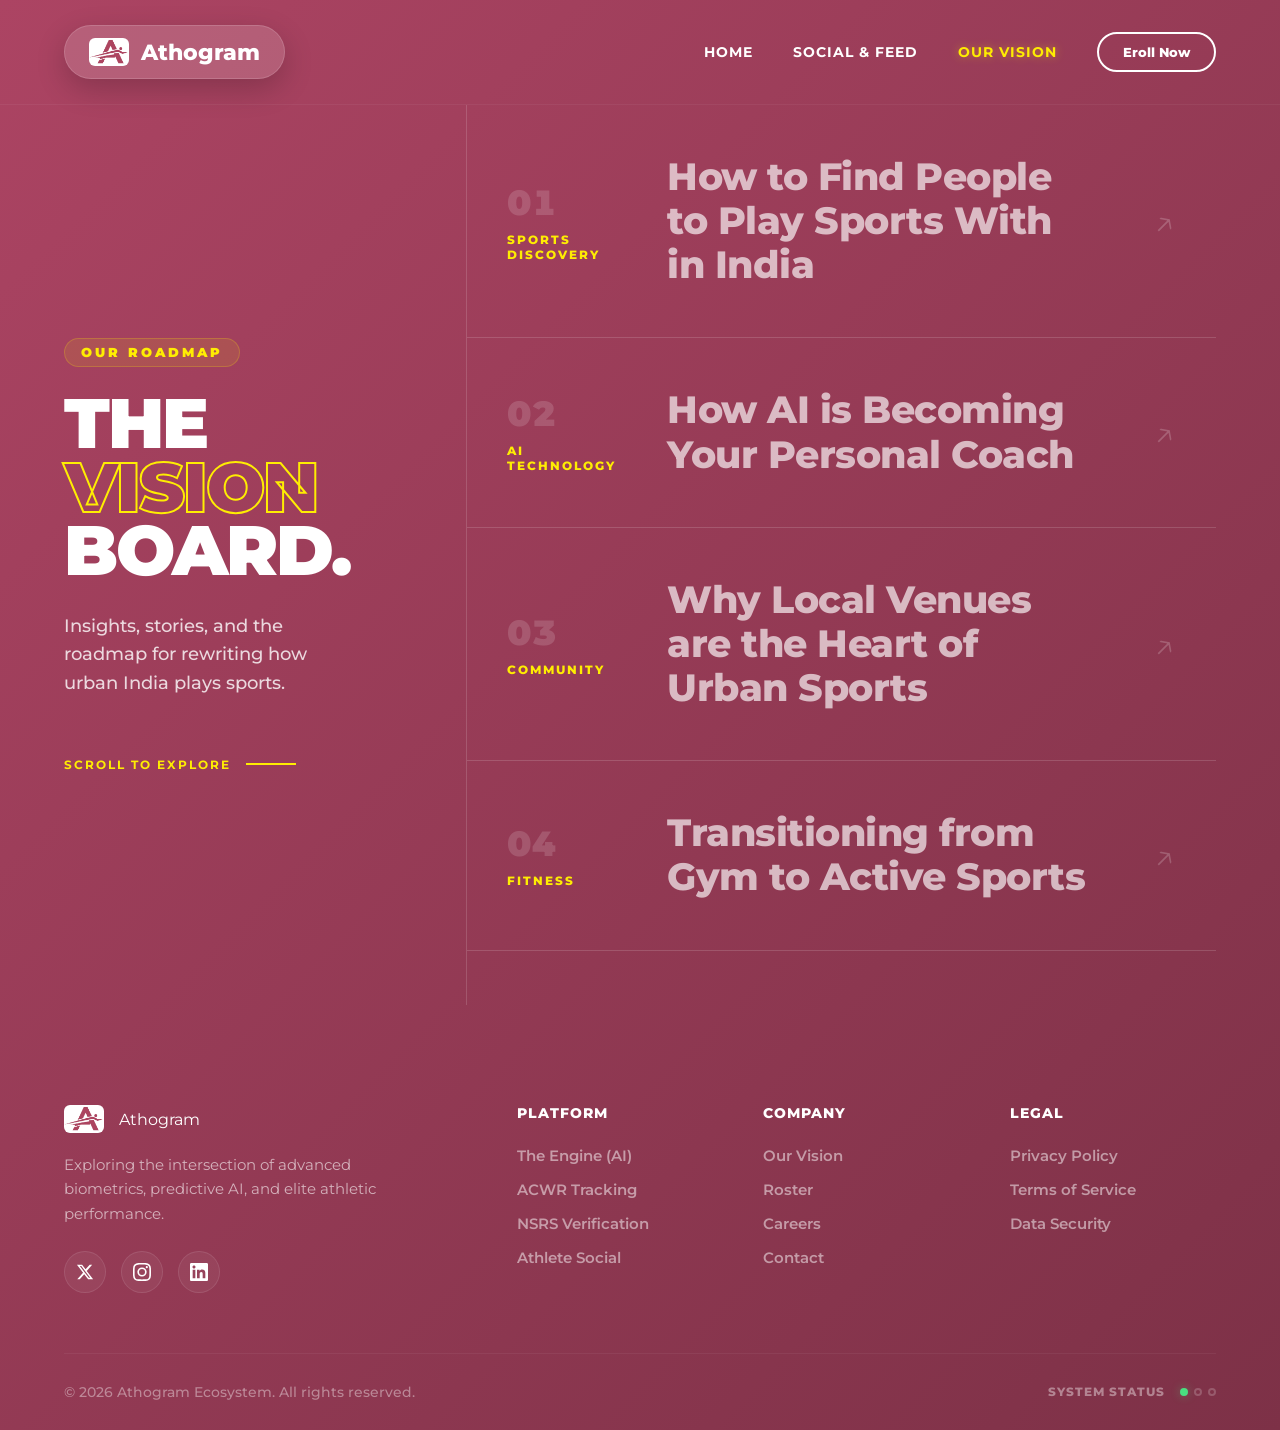
<file: vision.html>
<!DOCTYPE html>
<html lang="en">
<head>
    <meta charset="UTF-8">
    <meta name="viewport" content="width=device-width, initial-scale=1.0">
    <title>The Vision Board | Athogram</title>
    <link href="https://fonts.googleapis.com/css2?family=Montserrat:wght@400;500;600;700;800;900&display=swap" rel="stylesheet">
    <link rel="stylesheet" href="vision-theme.css">
    <!-- <link rel="stylesheet" href="style.css"> -->
</head>
<body>

    <!-- <div class="sports-ticker">
        <div class="ticker-content">
            <span>REWIRING SPORTS IN INDIA //</span>
            <span>FIND YOUR TRIBE //</span>
            <span>NEVER PLAY ALONE //</span>
            <span>ATHOGRAM ECOSYSTEM //</span>
            <span>THE FUTURE OF PLAY //</span>
            <span>REWIRING SPORTS IN INDIA //</span>
            <span>FIND YOUR TRIBE //</span>
            <span>NEVER PLAY ALONE //</span>
            <span>ATHOGRAM ECOSYSTEM //</span>
            <span>THE FUTURE OF PLAY //</span>
        </div>
    </div> -->

    <header class="vision-navbar-container">
        <div class="nav-left-branding">
            <div class="bento-card logo-card bg-purple">
                <img src="images/logo.jpg" alt="Athogram Logo" class="custom-logo">
                <span class="brand-text"><a href="index.html" style="color:inherit; text-decoration:none;">Athogram</a></span>
            </div>
        </div>
        
        <button class="hamburger-btn" aria-label="Toggle Menu">
            <span></span><span></span><span></span>
        </button>

        <div class="nav-right-actions">
            <nav class="top-nav">
                <div class="nav-links">
                    <a href="index.html">HOME</a>
                    <a href="social.html">SOCIAL & FEED</a>
                    <a href="#" class="active-nav">OUR VISION</a>
                </div>
                <button class="nav-btn">Eroll Now</button>
            </nav>
        </div>
    </header>

    <main class="vision-container">
        
        <header class="vision-header">
            <span class="kinetic-badge">OUR ROADMAP</span>
            <h1 class="massive-title">THE<br><span class="accent-text">VISION</span><br>BOARD.</h1>
            <p class="header-sub">
                Insights, stories, and the roadmap for rewriting how urban India plays sports.
            </p>
            <div class="scroll-indicator">
                <span>SCROLL TO EXPLORE</span>
                <div class="line"></div>
            </div>
        </header>

        <div class="article-list">
            
            <a href="blog-sport.html" class="article-row">
                <div class="row-bg sports-bg-1"></div>
                <div class="row-content">
                    <div class="meta-col">
                        <span class="number">01</span>
                        <span class="tag">SPORTS DISCOVERY</span>
                    </div>
                    <div class="title-col">
                        <h2>How to Find People to Play Sports With in India</h2>
                    </div>
                    <div class="arrow-col">
                        <div class="kinetic-arrow">↗</div>
                    </div>
                </div>
            </a>

            <a href="#" class="article-row">
                <div class="row-bg sports-bg-2"></div>
                <div class="row-content">
                    <div class="meta-col">
                        <span class="number">02</span>
                        <span class="tag">AI TECHNOLOGY</span>
                    </div>
                    <div class="title-col">
                        <h2>How AI is Becoming Your Personal Coach</h2>
                    </div>
                    <div class="arrow-col">
                        <div class="kinetic-arrow">↗</div>
                    </div>
                </div>
            </a>

            <a href="#" class="article-row">
                <div class="row-bg sports-bg-3"></div>
                <div class="row-content">
                    <div class="meta-col">
                        <span class="number">03</span>
                        <span class="tag">COMMUNITY</span>
                    </div>
                    <div class="title-col">
                        <h2>Why Local Venues are the Heart of Urban Sports</h2>
                    </div>
                    <div class="arrow-col">
                        <div class="kinetic-arrow">↗</div>
                    </div>
                </div>
            </a>

            <a href="#" class="article-row">
                <div class="row-bg sports-bg-4"></div>
                <div class="row-content">
                    <div class="meta-col">
                        <span class="number">04</span>
                        <span class="tag">FITNESS</span>
                    </div>
                    <div class="title-col">
                        <h2>Transitioning from Gym to Active Sports</h2>
                    </div>
                    <div class="arrow-col">
                        <div class="kinetic-arrow">↗</div>
                    </div>
                </div>
            </a>

        </div>
        
    </main>

    <footer class="mega-footer">
            <div class="footer-grid">
                <div class="footer-brand-col">
                    <div class="footer-logo">
                         <img src="images/logo.jpg" alt="Athogram Logo" class="custom-logo">
                        <span class="brand-text">Athogram</span>
                    </div>
                    <p>Exploring the intersection of advanced biometrics, predictive AI, and elite athletic performance.
                    </p>
                    <div class="footer-social-links">
                        <a href="https://twitter.com/yourhandle" target="_blank" aria-label="Twitter" class="social-btn">
                            <svg viewBox="0 0 24 24" xmlns="http://www.w3.org/2000/svg"><path d="M18.244 2.25h3.308l-7.227 8.26 8.502 11.24H16.17l-5.214-6.817L4.99 21.75H1.68l7.73-8.835L1.254 2.25H8.08l4.713 6.231zm-1.161 17.52h1.833L7.084 4.126H5.117z"/></svg>
                        </a>
                        <a href="https://instagram.com/yourhandle" target="_blank" aria-label="Instagram" class="social-btn">
                            <svg viewBox="0 0 24 24" xmlns="http://www.w3.org/2000/svg"><path d="M12 2.163c3.204 0 3.584.012 4.85.07 3.252.148 4.771 1.691 4.919 4.919.058 1.265.069 1.645.069 4.849 0 3.205-.012 3.584-.069 4.849-.149 3.225-1.664 4.771-4.919 4.919-1.266.058-1.644.07-4.85.07-3.204 0-3.584-.012-4.849-.07-3.26-.149-4.771-1.7-4.919-4.92-.058-1.265-.07-1.644-.07-4.849 0-3.204.013-3.583.07-4.849.149-3.227 1.664-4.771 4.919-4.919 1.266-.057 1.645-.069 4.849-.069zM12 0C8.741 0 8.333.014 7.053.072 2.695.272.273 2.69.073 7.052.014 8.333 0 8.741 0 12c0 3.259.014 3.668.072 4.948.2 4.358 2.618 6.78 6.98 6.98C8.333 23.986 8.741 24 12 24c3.259 0 3.668-.014 4.948-.072 4.354-.2 6.782-2.618 6.979-6.98.059-1.28.073-1.689.073-4.948 0-3.259-.014-3.667-.072-4.947-.196-4.354-2.617-6.78-6.979-6.98C15.668.014 15.259 0 12 0zm0 5.838a6.162 6.162 0 100 12.324 6.162 6.162 0 000-12.324zM12 16a4 4 0 110-8 4 4 0 010 8zm6.406-11.845a1.44 1.44 0 100 2.881 1.44 1.44 0 000-2.881z"/></svg>
                        </a>
                        <a href="https://linkedin.com/company/yourhandle" target="_blank" aria-label="LinkedIn" class="social-btn">
                            <svg viewBox="0 0 24 24" xmlns="http://www.w3.org/2000/svg"><path d="M20.447 20.452h-3.554v-5.569c0-1.328-.027-3.037-1.852-3.037-1.853 0-2.136 1.445-2.136 2.939v5.667H9.351V9h3.414v1.561h.046c.477-.9 1.637-1.85 3.37-1.85 3.601 0 4.267 2.37 4.267 5.455v6.286zM5.337 7.433c-1.144 0-2.063-.926-2.063-2.065 0-1.138.92-2.063 2.063-2.063 1.14 0 2.064.925 2.064 2.063 0 1.139-.925 2.065-2.064 2.065zm1.782 13.019H3.555V9h3.564v11.452zM22.225 0H1.771C.792 0 0 .774 0 1.729v20.542C0 23.227.792 24 1.771 24h20.451C23.2 24 24 23.227 24 22.271V1.729C24 .774 23.2 0 22.222 0h.003z"/></svg>
                        </a>
                    </div>
                </div>
                <div class="footer-links-col">
                    <h4>Platform</h4>
                    <a href="#">The Engine (AI)</a>
                    <a href="#">ACWR Tracking</a>
                    <a href="#">NSRS Verification</a>
                    <a href="#">Athlete Social</a>
                </div>
                <div class="footer-links-col">
                    <h4>Company</h4>
                    <a href="#">Our Vision</a>
                    <a href="#">Roster</a>
                    <a href="#">Careers</a>
                    <a href="#">Contact</a>
                </div>
                <div class="footer-links-col">
                    <h4>Legal</h4>
                    <a href="#">Privacy Policy</a>
                    <a href="#">Terms of Service</a>
                    <a href="#">Data Security</a>
                </div>
            </div>
            <div class="footer-bottom-bar">
                <div class="copyright">
                    &copy; 2026 Athogram Ecosystem. All rights reserved.
                </div>
                <div class="social-dots">
                    <span>SYSTEM STATUS</span>
                    <div class="dots">
                        <span class="dot active"></span>
                        <span class="dot"></span>
                        <span class="dot"></span>
                    </div>
                </div>
            </div>
        </footer>

        <div class="mobile-menu-overlay" id="mobile-menu">
        <button class="close-menu-btn" id="close-menu"></button>
        <div class="mobile-nav-links">
            <a href="index.html">Home</a>
            <a href="social.html">Social & Feed</a>
            <a href="features.html">Features</a>
            <!-- <a href="vision.html">Our Vision</a> -->
             <a href="enroll.html">Enroll Now</a>

            <!-- <a href="enroll.html" style="text-decoration: none;">
                <button class="nav-btn mobile-sign-up text-primary">Sign Up</button>
            </a> -->
        </div>
    </div>


    <script>
        document.addEventListener('DOMContentLoaded', () => {
            const hamburger = document.querySelector('.hamburger-btn');
            const mobileMenu = document.getElementById('mobile-menu');
            const closeMenuBtn = document.getElementById('close-menu');
            const menuLinks = document.querySelectorAll('.mobile-nav-links a, .mobile-sign-up');

            if (hamburger && mobileMenu && closeMenuBtn) {
                // Handle opening/closing
                const toggleMenu = () => {
                    mobileMenu.classList.toggle('active');
                    hamburger.classList.toggle('active');
                    document.body.style.overflow = mobileMenu.classList.contains('active') ? 'hidden' : ''; 
                };

                hamburger.addEventListener('click', toggleMenu);

                // Handle closing
                const closeMenu = () => {
                    mobileMenu.classList.remove('active');
                    hamburger.classList.remove('active');
                    document.body.style.overflow = '';
                };

                closeMenuBtn.addEventListener('click', closeMenu);
                menuLinks.forEach(link => link.addEventListener('click', closeMenu));
            }
        });
    </script>
</body>
</html>
</file>
<file: style.css>
:root {
    --primary: #Ac4463;
    --accent: #feed02;
    --white: #ffffff;
    --purple: rgba(255, 255, 255, 0.15);
    --dark: #111111;
    --text-dark: #1a1a1a;
    --text-muted: #666666;
}

* {
    margin: 0;
    padding: 0;
    box-sizing: border-box;
    font-family: 'Montserrat', sans-serif;
}

body {
    background: linear-gradient(135deg, var(--primary) 0%, #7d3147 100%);
    color: var(--white);
    min-height: 100vh;
    display: flex;
    overflow-x: hidden;
    font-size: 14px;
}

.full-body-layout {
    display: flex;
    flex-direction: column;
    width: 100%;
    max-width: 1500px;
    margin: 0 auto;
    padding: 40px 5%;
}

/* Background utilities */
.bg-purple {
    background-color: var(--purple);
    color: var(--white);
}

.bg-purple2 {
    background-color: #a979b1;
}

.bg-primary {
    background-color: var(--primary);
    color: var(--white);
}

.bg-white {
    background-color: var(--white);
    color: var(--text-dark);
}

.bg-dark {
    background-color: var(--dark);
    color: var(--white);
}

.bg-accent {
    background-color: var(--accent);
    color: var(--dark);
}

.bg-light {
    background-color: #e2e8f0;
}

.text-primary {
    color: var(--primary);
}

.text-accent {
    color: var(--accent);
}

.text-white {
    color: var(--white);
}

/* =========================================
   HERO TOP SPLIT
========================================= */
.hero-top-split {
    display: flex;
    width: 100%;
    gap: 40px;
    margin-bottom: 60px;
}

/* LEFT SIDE: Image-Based Bento Grid */
.grid-left-bento {
    flex: 0.9;
    display: grid;
    grid-template-columns: 1fr 1fr;
    grid-template-rows: auto auto auto;
    gap: 24px;
}

.bento-card {
    border-radius: 40px;
    display: flex;
    align-items: center;
    justify-content: center;
    overflow: hidden;
    box-shadow: 0 20px 40px rgba(0, 0, 0, 0.25);
    border: 1px solid rgba(255, 255, 255, 0.15);
    transition: transform 0.3s ease;
}

.bento-card:hover {
    transform: translateY(-5px);
}

.logo-card {
    grid-column: 1 / 3;
    padding: 25px 30px;
    gap: 12px;
    font-size: 1.5rem;
    font-weight: 800;
}

.custom-logo {
    height: 32px;
    width: auto;
    object-fit: contain;
    border-radius: 6px;
}

.image-card {
    grid-column: 2 / 3;
    aspect-ratio: 1 / 1;
}

.runner-card {
    grid-column: 1 / 2;
    grid-row: 2 / 4;
    min-height: 350px;
}

.nsrs-card {
    grid-column: 2 / 3;
    aspect-ratio: 1 / 1;
    flex-direction: column;
    text-align: center;
    padding: 20px;
}

.feature-img {
    width: 100%;
    height: 100%;
    object-fit: cover;
    transition: transform 0.4s ease;
}

.bento-card:hover .feature-img {
    transform: scale(1.1);
}

.tall-img {
    width: 100%;
}

.hexagon-icon {
    font-size: 3rem;
    margin-bottom: 12px;
}

.nsrs-card h4 {
    font-size: 1.2rem;
    font-weight: 900;
    color: var(--text-dark);
    margin-bottom: 6px;
}

.nsrs-card p {
    font-size: 0.75rem;
    color: var(--text-muted);
    font-weight: 700;
    text-transform: uppercase;
    letter-spacing: 0.5px;
}

/* RIGHT SIDE: Text & Actions */
.content-right {
    flex: 1.1;
    display: flex;
    flex-direction: column;
    padding-left: 20px;
}

.top-nav {
    display: flex;
    justify-content: flex-end;
    align-items: center;
    gap: 40px;
    font-size: 0.9rem;
    font-weight: 700;
}

.nav-links {
    display: flex;
    gap: 40px;
}

.nav-links a {
    text-decoration: none;
    color: var(--white);
    transition: color 0.3s;
}

.nav-links a:hover {
    color: var(--accent);
}

.nav-btn {
    background: transparent;
    border: 2px solid var(--white);
    color: var(--white);
    padding: 10px 24px;
    border-radius: 30px;
    font-weight: 800;
    cursor: pointer;
    transition: all 0.3s;
}

.nav-btn:hover {
    background: var(--white);
    color: var(--primary);
}

.hamburger-btn {
    display: none;
    flex-direction: column;
    justify-content: space-between;
    width: 30px;
    height: 20px;
    background: none;
    border: none;
    cursor: pointer;
    z-index: 10000;
}

.hamburger-btn span {
    width: 100%;
    height: 3px;
    background: var(--white);
    border-radius: 3px;
}

.hero-text-area {
    margin-top: 60px;
    padding-bottom: 40px;
}

.hero-text-area h1 {
    font-size: 4.5rem;
    font-weight: 900;
    line-height: 1.05;
    letter-spacing: -2px;
    color: var(--white);
    margin-bottom: 25px;
}

.hero-text-area p {
    font-size: 1rem;
    color: rgba(255, 255, 255, 0.9);
    font-weight: 500;
    max-width: 500px;
    line-height: 1.6;
    margin-bottom: 40px;
}

.action-row {
    display: flex;
    align-items: center;
    gap: 20px;
    flex-wrap: wrap;
}

.pill-form {
    display: flex;
    background: var(--white);
    border-radius: 50px;
    padding: 6px;
    box-shadow: 0 15px 30px rgba(0, 0, 0, 0.15);
    width: fit-content;
}

.pill-form input {
    background: transparent;
    border: none;
    outline: none;
    color: var(--text-dark);
    padding: 12px 25px;
    width: 250px;
    font-weight: 600;
}

.pill-form button {
    background: var(--dark);
    color: var(--white);
    border: none;
    padding: 15px 35px;
    border-radius: 40px;
    font-weight: 800;
    cursor: pointer;
    transition: background 0.2s;
}

.pill-form button:hover {
    background: #a979b1;
}

.icon-buttons {
    display: flex;
    gap: -15px;
}

.icon-circle {
    width: 60px;
    height: 60px;
    border-radius: 50%;
    border: none;
    display: flex;
    align-items: center;
    justify-content: center;
    font-size: 1.4rem;
    color: var(--white);
}

.icon-circle.dark {
    background: var(--dark);
    z-index: 2;
    border: 3px solid #Ac4463;
}

.icon-circle.purple {
    background: var(--purple);
    margin-left: -15px;
}

#status-message {
    margin-top: 15px;
    font-weight: 700;
    font-size: 0.9rem;
    color: var(--accent);
}

/* =========================================
   FULL-WIDTH BANNER
========================================= */
.full-width-banner {
    width: 100%;
    background: var(--white);
    border-radius: 40px;
    padding: 30px;
    display: flex;
    align-items: center;
    justify-content: space-between;
    box-shadow: 0 25px 50px rgba(0, 0, 0, 0.15);
}

.banner-info {
    display: flex;
    align-items: center;
    gap: 40px;
    flex: 1;
}

.embedded-coach {
    width: 140px;
    height: 140px;
    border-radius: 32px;
    display: flex;
    flex-direction: column;
    align-items: center;
    justify-content: center;
    text-align: center;
    flex-shrink: 0;
}

.coach-icon {
    font-size: 2.5rem;
    margin-bottom: 8px;
}

.embedded-coach h4 {
    font-size: 0.9rem;
    font-weight: 800;
    margin-bottom: 2px;
}

.embedded-coach p {
    font-size: 0.65rem;
    font-weight: 700;
    letter-spacing: 1px;
    color: rgba(255, 255, 255, 0.7);
}

.release-text-content {
    max-width: 450px;
    color: var(--text-dark);
}

.release-text-content .label {
    font-size: 0.75rem;
    font-weight: 800;
    letter-spacing: 1.5px;
    display: block;
    margin-bottom: 8px;
}

.release-text-content h2 {
    font-size: 1.6rem;
    font-weight: 700;
    line-height: 1.3;
    color: var(--dark);
}

.banner-visual {
    flex: 1;
    display: flex;
    justify-content: flex-end;
    padding-right: 20px;
}

.sleek-chart-container {
    width: 100%;
    max-width: 350px;
    height: 140px;
    background: rgba(17, 17, 17, 0.05);
    border-radius: 24px;
    position: relative;
    padding: 20px;
    display: flex;
    align-items: flex-end;
    overflow: hidden;
}

.chart-backdrop-glow {
    position: absolute;
    width: 150px;
    height: 150px;
    background: radial-gradient(circle, rgba(169, 121, 177, 0.2) 0%, transparent 70%);
    bottom: -20px;
    left: 20px;
    filter: blur(15px);
}

.chart-bars {
    display: flex;
    gap: 12px;
    align-items: flex-end;
    width: 100%;
    height: 100%;
    position: relative;
    z-index: 1;
}

.c-bar {
    flex: 1;
    border-radius: 10px;
}

/* =========================================
   CINEMATIC DIVIDERS
========================================= */
.cinematic-divider {
    display: flex;
    align-items: center;
    width: 100%;
    max-width: 900px;
    margin: 60px auto;
}

.cinematic-divider .line {
    flex: 1;
    height: 1px;
    animation: breathe-line 3s ease-in-out infinite alternate;
}

.cinematic-divider .line.left {
    background: linear-gradient(90deg, transparent 0%, rgba(255, 255, 255, 0.25) 100%);
}

.cinematic-divider .line.right {
    background: linear-gradient(270deg, transparent 0%, rgba(255, 255, 255, 0.25) 100%);
}

.cinematic-divider .icon {
    margin: 0 30px;
    font-size: 1.2rem;
    color: var(--accent);
    filter: drop-shadow(0 0 12px rgba(254, 237, 2, 0.5));
    animation: tech-spin 10s linear infinite;
}

@keyframes breathe-line {
    0% {
        opacity: 0.3;
    }

    100% {
        opacity: 1;
    }
}

@keyframes tech-spin {
    0% {
        transform: rotate(0deg);
    }

    100% {
        transform: rotate(360deg);
    }
}

/* =========================================
   KINETIC REALITY (PILLARS)
========================================= */
.kinetic-reality-container {
    display: flex;
    gap: 60px;
    padding: 60px 0;
    position: relative;
}

.kinetic-text-side {
    flex: 1;
    position: relative;
}

.sticky-text-wrapper {
    position: sticky;
    top: 60px;
}

.kinetic-badge {
    font-size: 0.8rem;
    font-weight: 900;
    letter-spacing: 3px;
    color: var(--accent);
    display: inline-block;
    margin-bottom: 25px;
    background: rgba(254, 237, 2, 0.1);
    padding: 6px 16px;
    border-radius: 50px;
    border: 1px solid rgba(254, 237, 2, 0.2);
}

.kinetic-title {
    font-size: 2.8rem;
    font-weight: 900;
    line-height: 1.05;
    letter-spacing: -2px;
    margin-bottom: 30px;
}

.kinetic-p {
    font-size: 1rem;
    color: rgba(255, 255, 255, 0.75);
    line-height: 1.7;
    font-weight: 500;
    margin-bottom: 40px;
}

.data-ribbon {
    display: flex;
    flex-direction: column;
    gap: 16px;
    border-left: 2px solid rgba(255, 255, 255, 0.1);
    padding-left: 24px;
}

.ribbon-item {
    font-size: 0.95rem;
    font-weight: 600;
    color: rgba(255, 255, 255, 0.6);
}

.ribbon-item strong {
    color: var(--white);
    font-size: 1.3rem;
    font-weight: 900;
    margin-right: 8px;
}

.kinetic-graph-side {
    flex: 1.2;
    display: flex;
    align-items: center;
    width: 100%;
}

.monolith-chart-wrapper {
    width: 100%;
    background: rgba(17, 17, 17, 0.4);
    backdrop-filter: blur(20px);
    -webkit-backdrop-filter: blur(20px);
    border: 1px solid rgba(255, 255, 255, 0.05);
    border-radius: 40px;
    padding: 45px;
    box-shadow: 0 30px 70px rgba(0, 0, 0, 0.4);
}

.monolith-header {
    display: flex;
    justify-content: space-between;
    font-size: 0.75rem;
    font-weight: 800;
    letter-spacing: 1.5px;
    color: rgba(255, 255, 255, 0.4);
    margin-bottom: 50px;
}

.monolith-display {
    height: 350px;
    display: flex;
    justify-content: space-around;
    align-items: flex-end;
    position: relative;
    padding-bottom: 10px;
    border-bottom: 2px solid rgba(255, 255, 255, 0.1);
}

.monolith-scale-lines {
    position: absolute;
    width: 100%;
    height: 100%;
    display: flex;
    flex-direction: column;
    justify-content: space-between;
    top: 0;
    left: 0;
    pointer-events: none;
    z-index: 0;
}

.monolith-scale-lines span {
    width: 100%;
    height: 1px;
    background: rgba(255, 255, 255, 0.04);
}

.monolith-pillar-group {
    display: flex;
    flex-direction: column;
    align-items: center;
    height: 100%;
    width: 25%;
    position: relative;
    z-index: 1;
}

.monolith-pillar-track {
    width: 80px;
    height: 100%;
    position: relative;
}

.monolith-fill {
    width: 100%;
    height: 0%;
    position: absolute;
    bottom: 0;
    left: 0;
    border-radius: 12px 12px 0 0;
    display: flex;
    justify-content: center;
    transition: height 1.5s cubic-bezier(0.2, 0.8, 0.2, 1);
}

.pillar-number {
    position: absolute;
    top: -45px;
    font-size: 1.6rem;
    font-weight: 900;
    color: var(--white);
    opacity: 0;
    transform: translateY(15px);
    transition: opacity 0.8s ease 0.6s, transform 0.8s ease 0.6s;
}

.monolith-fill.active .pillar-number {
    opacity: 1;
    transform: translateY(0);
}

.pillar-label {
    margin-top: 25px;
    font-size: 0.85rem;
    font-weight: 800;
    color: rgba(255, 255, 255, 0.6);
    text-transform: uppercase;
    letter-spacing: 1px;
    text-align: center;
}

.bg-white-glow {
    background: linear-gradient(180deg, rgba(255, 255, 255, 0.95) 0%, rgba(255, 255, 255, 0.1) 100%);
    box-shadow: 0 -10px 30px rgba(255, 255, 255, 0.15);
    border-top: 1px solid #ffffff;
}

.bg-fade-white {
    background: linear-gradient(180deg, rgba(255, 255, 255, 0.4) 0%, rgba(255, 255, 255, 0.05) 100%);
    border-top: 1px solid rgba(255, 255, 255, 0.6);
}

.bg-accent-glow {
    background: linear-gradient(180deg, var(--accent) 0%, rgba(254, 237, 2, 0.1) 100%);
    box-shadow: 0 -10px 40px rgba(254, 237, 2, 0.3);
    border-top: 1px solid var(--accent);
}

/* =========================================
   FAILURES (STICKY SCROLL)
========================================= */
.failures-section {
    position: relative;
    display: flex;
    gap: 80px;
    padding: 60px 0;
}

.failures-sticky-side {
    flex: 0.8;
}

.failures-sticky-side .sticky-content {
    position: sticky;
    top: 120px;
    /* font-size: 2.5rem; */
    
}

.failures-scroll-side {
    flex: 1.2;
    display: flex;
    flex-direction: column;
    gap: 80px;
    padding-top: 50px;
    padding-bottom: 20px;
}

.failure-card {
    display: flex;
    align-items: flex-start;
    gap: 30px;
    padding: 50px;
    border-radius: 32px;
    background: rgba(255, 255, 255, 0.05);
    backdrop-filter: blur(10px);
    border: 1px solid rgba(255, 255, 255, 0.1);
    position: relative;
    overflow: hidden;
}

.f-number {
    font-size: 5rem;
    font-weight: 900;
    color: rgba(255, 255, 255, 0.1);
    line-height: 0.8;
    letter-spacing: -3px;
    position: absolute;
    top: 30px;
    right: 30px;
    pointer-events: none;
}

.f-content h3 {
    font-size: 1.5rem;
    font-weight: 800;
    color: var(--white);
    margin-bottom: 15px;
}

.f-content p {
    font-size: 1.1rem;
    color: rgba(255, 255, 255, 0.7);
    line-height: 1.7;
    font-weight: 500;
}

.scroll-reveal {
    opacity: 0;
    transform: translateY(60px);
    transition: opacity 1s cubic-bezier(0.2, 0.8, 0.2, 1), transform 1s cubic-bezier(0.2, 0.8, 0.2, 1);
}

.scroll-reveal.is-visible {
    opacity: 1;
    transform: translateY(0);
}

.scroll-reveal-up {
    opacity: 0;
    transform: translateY(50px);
    transition: opacity 0.8s cubic-bezier(0.2, 0.8, 0.2, 1), transform 0.8s cubic-bezier(0.2, 0.8, 0.2, 1);
}

.scroll-reveal-up.is-visible {
    opacity: 1;
    transform: translateY(0);
}

/* =========================================
   THE MISSION (MARQUEE)
========================================= */
.mission-section {
    position: relative;
    width: 100vw;
    margin-left: calc(-50vw + 50%);
    padding: 120px 0;
    overflow: hidden;
}

.marquee-container {
    position: absolute;
    top: 20%;
    left: 0;
    width: 100%;
    overflow: hidden;
    white-space: nowrap;
    opacity: 0.04;
    pointer-events: none;
    z-index: 0;
}

.marquee-track {
    display: inline-block;
    animation: marquee-scroll 40s linear infinite;
}

.marquee-track span {
    font-size: 15rem;
    font-weight: 900;
    color: var(--white);
    letter-spacing: -5px;
    padding-right: 50px;
}

@keyframes marquee-scroll {
    0% {
        transform: translateX(0);
    }

    100% {
        transform: translateX(-50%);
    }
}

.mission-foreground {
    position: relative;
    z-index: 1;
    max-width: 1200px;
    margin: 0 auto;
    padding: 0 5%;
    display: flex;
    flex-direction: column;
    align-items: center;
    text-align: center;
}

.massive-mission-title {
    font-size: 4rem;
    font-weight: 900;
    line-height: 1.1;
    color: var(--white);
    margin-bottom: 25px;
    letter-spacing: -1.5px;
}

.mission-p {
    font-size: 1rem;
    color: rgba(255, 255, 255, 0.8);
    line-height: 1.7;
    font-weight: 500;
    max-width: 800px;
    margin: 0 auto 80px auto;
}

.spotlight-grid {
    display: grid;
    grid-template-columns: repeat(3, 1fr);
    gap: 30px;
    width: 100%;
}

.spotlight-card {
    background: rgba(255, 255, 255, 0.03);
    backdrop-filter: blur(20px);
    border: 1px solid rgba(255, 255, 255, 0.1);
    border-radius: 32px;
    padding: 50px 30px;
    text-align: center;
    position: relative;
    overflow: hidden;
    transition: transform 0.4s ease, border-color 0.4s ease;
    font-size: 2.5rem;
}

.spotlight-card:hover {
    transform: translateY(-10px);
    border-color: var(--accent);
}

.card-glow {
    position: absolute;
    width: 150px;
    height: 150px;
    background: radial-gradient(circle, rgba(254, 237, 2, 0.15) 0%, transparent 70%);
    top: -50px;
    left: 50%;
    transform: translateX(-50%);
    border-radius: 50%;
    pointer-events: none;
    opacity: 0.5;
    transition: opacity 0.4s ease;
}

.spotlight-card:hover .card-glow {
    opacity: 1;
}

.s-icon {
    font-size: 2.5rem;
    margin-bottom: 20px;
}

.s-value {
    font-size: 2.5rem;
    font-weight: 900;
    margin-bottom: 10px;
}

.s-label {
    font-size: 0.9rem;
    font-weight: 700;
    color: rgba(255, 255, 255, 0.6);
    text-transform: uppercase;
}

/* =========================================
   THE ENGINE
========================================= */
.engine-section {
    position: relative;
    width: 100%;
    padding: 60px 0;
    background: radial-gradient(circle at center, rgba(255, 255, 255, 0.04) 0%, transparent 65%);
    overflow: hidden;
}

.engine-header {
    margin-bottom: 80px;
    text-align: center;
    max-width: 800px;
    margin: 0 auto;
    position: relative;
    z-index: 10;
}

/* =========================================
   THE KINETIC ARCHITECTURE MATRIX SYSTEM
========================================= */
.kinetic-badge-premium {
    font-size: 0.75rem;
    font-weight: 900;
    letter-spacing: 4px;
    color: var(--primary);
    display: inline-block;
    margin-bottom: 25px;
    background: #ffffff;
    padding: 8px 20px;
    border-radius: 12px;
    box-shadow: 0 4px 15px rgba(0,0,0,0.05);
    border: 1px solid rgba(172, 68, 99, 0.1);
}

.kinetic-architecture-grid {
    display: grid;
    grid-template-columns: repeat(12, 1fr);
    gap: 28px;
    max-width: 1300px;
    margin: 0 auto;
    padding: 20px;
}

/* Card Foundations */
.matrix-card {
    background: #ffffff;
    border-radius: 28px;
    padding: 40px;
    border: 1px solid rgba(0, 0, 0, 0.04);
    box-shadow: 0 15px 45px rgba(0, 0, 0, 0.06);
    display: flex;
    flex-direction: column;
    justify-content: space-between;
    transition: transform 0.4s cubic-bezier(0.16, 1, 0.3, 1), box-shadow 0.4s ease;
    overflow: hidden;
    position: relative;
}

.matrix-card:hover {
    transform: translateY(-5px);
    box-shadow: 0 25px 60px rgba(0, 0, 0, 0.1);
}

/* Precise Spatial Grid Allocation */
.horizontal-gaze { grid-column: 1 / 6; }
.center-symphony { grid-column: 6 / 13; background: linear-gradient(145deg, #ffffff 0%, #f9fafc 100%); }
.neural-mesh { grid-column: 1 / 8; }
.velocity-shield { grid-column: 8 / 13; background: var(--accent); }

/* Typography & Visual Details */
.matrix-tag {
    font-size: 0.7rem;
    font-weight: 900;
    letter-spacing: 2px;
    color: var(--text-muted);
    margin-bottom: 30px;
}

.giant-num {
    font-size: 5rem;
    font-weight: 900;
    line-height: 1;
    color: var(--text-dark);
    letter-spacing: -3px;
    margin-bottom: 15px;
}

.num-unit {
    font-size: 1.5rem;
    font-weight: 700;
    color: var(--primary);
    margin-left: 5px;
    letter-spacing: 0;
}

.matrix-headline {
    font-size: 1.4rem;
    font-weight: 800;
    color: var(--text-dark);
    margin-bottom: 12px;
    letter-spacing: -0.5px;
}

.matrix-desc {
    font-size: 0.9rem;
    color: var(--text-muted);
    line-height: 1.6;
    font-weight: 500;
}

/* Minimal Footer Layouts */
.matrix-footer-line {
    display: flex;
    align-items: center;
    gap: 10px;
    font-family: monospace;
    font-size: 0.75rem;
    color: #999;
    font-weight: 700;
    margin-top: 30px;
}

.status-indicator-pulse {
    width: 6px;
    height: 6px;
    border-radius: 50%;
    background: #4ade80;
    box-shadow: 0 0 8px #4ade80;
}

/* Custom Circadian Element Styling */
.symphony-display {
    display: flex;
    align-items: center;
    gap: 40px;
    margin-bottom: 35px;
    background: rgba(0, 0, 0, 0.02);
    padding: 25px;
    border-radius: 20px;
    border: 1px solid rgba(0,0,0,0.02);
}

.symphony-clock-wrapper {
    position: relative;
    width: 80px;
    height: 80px;
    display: flex;
    align-items: center;
    justify-content: center;
    flex-shrink: 0;
}

.clock-ring-outer {
    position: absolute;
    width: 100%;
    height: 100%;
    border: 2px dashed rgba(172, 68, 99, 0.2);
    border-radius: 50%;
}

.clock-hand-kinetic {
    position: absolute;
    width: 2px;
    height: 35px;
    background: var(--primary);
    top: 5px;
    transform-origin: bottom center;
    animation: tech-spin 12s linear infinite;
}

.center-glyph {
    font-size: 1.2rem;
    color: var(--primary);
    z-index: 2;
}

.symphony-metrics {
    display: flex;
    flex-direction: column;
    gap: 12px;
    width: 100%;
}

.sym-row {
    display: flex;
    justify-content: space-between;
    font-size: 0.75rem;
    font-weight: 800;
}

.sym-row .label { color: var(--text-muted); }
.sym-row .val { color: var(--text-dark); }

/* Custom Progress Pathway System */
.interactive-pathway {
    display: flex;
    align-items: center;
    margin-top: 30px;
    width: 100%;
    max-width: 400px;
}

.pathway-dot {
    width: 10px;
    height: 10px;
    border-radius: 50%;
    background: #e2e8f0;
}

.pathway-dot.completed { background: var(--primary); }
.pathway-dot.pulse-target {
    background: var(--primary);
    box-shadow: 0 0 12px var(--primary);
    animation: blink 1s step-end infinite;
}

.pathway-line {
    flex: 1;
    height: 2px;
    background: #e2e8f0;
}

.pathway-line.filled { background: var(--primary); }
.pathway-line.active-flow {
    background: linear-gradient(90deg, var(--primary) 0%, #e2e8f0 100%);
}

.matrix-footer-data {
    margin-top: 30px;
}

.data-pill-light {
    display: inline-block;
    font-family: monospace;
    font-size: 0.75rem;
    background: #f1f5f9;
    padding: 6px 14px;
    border-radius: 8px;
    color: var(--text-dark);
    font-weight: 700;
}

/* Vector Graphic Details */
.shield-graphic {
    width: 100%;
    padding: 10px 0;
    margin-bottom: 25px;
}

.vector-wave {
    width: 100%;
    height: auto;
}

/* Responsive Structural Modifications */
@media (max-width: 1100px) {
    .kinetic-architecture-grid {
        grid-template-columns: repeat(2, 1fr);
        gap: 24px;
    }
    .horizontal-gaze, .center-symphony, .neural-mesh, .velocity-shield {
        grid-column: span 2;
    }
}

@media (max-width: 768px) {
    .kinetic-architecture-grid {
        grid-template-columns: 1fr;
    }
    .horizontal-gaze, .center-symphony, .neural-mesh, .velocity-shield {
        grid-column: span 1;
        padding: 30px 24px;
    }
    .symphony-display {
        flex-direction: column;
        gap: 20px;
        text-align: center;
    }
}

/* =========================================
   TERMINAL (CTA)
========================================= */
.terminal-section {
    position: relative;
    width: 100%;
    padding: 60px 0;
    display: flex;
    justify-content: center;
    align-items: center;
}

.terminal-container {
    position: relative;
    width: 100%;
    max-width: 1000px;
    padding: 80px 50px;
    border-radius: 40px;
    text-align: center;
    background: rgba(17, 17, 17, 0.4);
    backdrop-filter: blur(30px);
    border: 1px solid rgba(255, 255, 255, 0.1);
    box-shadow: 0 40px 80px rgba(0, 0, 0, 0.4);
    overflow: hidden;
    z-index: 1;
}

.terminal-glow {
    position: absolute;
    top: -50%;
    left: 50%;
    width: 600px;
    height: 600px;
    background: radial-gradient(circle, rgba(254, 237, 2, 0.12) 0%, transparent 70%);
    transform: translateX(-50%);
    z-index: -1;
    pointer-events: none;
}

.terminal-form {
    display: flex;
    gap: 20px;
    max-width: 700px;
    margin: 0 auto;
    position: relative;
    z-index: 2;
}

.input-wrapper {
    flex: 1;
    position: relative;
    display: flex;
    align-items: center;
}

.input-icon {
    position: absolute;
    left: 22px;
    color: var(--accent);
    font-size: 1.2rem;
    animation: pulse-core 2s infinite alternate;
}

.terminal-form input {
    width: 100%;
    padding: 22px 20px 22px 60px;
    border-radius: 20px;
    border: 1px solid rgba(255, 255, 255, 0.2);
    background: rgba(0, 0, 0, 0.5);
    color: var(--white);
    font-size: 1.1rem;
    font-weight: 600;
    outline: none;
}

.terminal-form input:focus {
    border-color: var(--accent);
    background: rgba(0, 0, 0, 0.7);
    box-shadow: 0 0 20px rgba(254, 237, 2, 0.15);
}

.terminal-btn {
    padding: 0 40px;
    border-radius: 20px;
    border: none;
    background: var(--white);
    color: var(--dark);
    font-weight: 900;
    font-size: 1rem;
    cursor: pointer;
    display: flex;
    align-items: center;
    gap: 15px;
    transition: all 0.3s ease;
}

.terminal-btn:hover {
    background: var(--accent);
    transform: translateY(-3px);
    box-shadow: 0 10px 25px rgba(254, 237, 2, 0.3);
}

.terminal-btn:hover .btn-arrow {
    transform: translateX(5px);
}

.terminal-status {
    margin-top: 30px;
    font-family: 'Courier New', monospace;
    font-size: 0.95rem;
    font-weight: 700;
    height: 24px;
    color: rgba(255, 255, 255, 0.5);
}

.blinking-cursor {
    animation: blink 1s step-end infinite;
}

@keyframes blink {

    0%,
    100% {
        opacity: 1;
    }

    50% {
        opacity: 0;
    }
}

/* =========================================
   MEGA FOOTER
========================================= */
.mega-footer {
    width: 100%;
    margin-top: 40px;
    padding-top: 60px;
    display: flex;
    flex-direction: column;
}

.footer-grid {
    display: grid;
    grid-template-columns: 2fr 1fr 1fr 1fr;
    gap: 40px;
    margin-bottom: 60px;
}

.footer-brand-col {
    padding-right: 40px;
}

.footer-logo {
    display: flex;
    align-items: center;
    gap: 15px;
    margin-bottom: 20px;
}

.footer-icon {
    width: 35px;
    height: 35px;
    border-radius: 50%;
    display: flex;
    align-items: center;
    justify-content: center;
    font-size: 1.2rem;
    color: var(--dark);
    font-weight: 900;
}

.footer-brand-col .brand-text {
    font-size: 1.5rem;
    font-weight: 800;
    letter-spacing: -0.5px;
}

.footer-brand-col p {
    font-size: 0.95rem;
    color: rgba(255, 255, 255, 0.6);
    line-height: 1.6;
    max-width: 350px;
}

.footer-links-col {
    display: flex;
    flex-direction: column;
    gap: 15px;
}

.footer-links-col h4 {
    font-size: 0.85rem;
    font-weight: 800;
    text-transform: uppercase;
    letter-spacing: 1px;
    margin-bottom: 10px;
}

.footer-links-col a {
    text-decoration: none;
    font-size: 0.95rem;
    color: rgba(255, 255, 255, 0.5);
    font-weight: 600;
    transition: all 0.3s;
    width: fit-content;
}

.footer-links-col a:hover {
    color: var(--accent);
    transform: translateX(3px);
}

.footer-bottom-bar {
    display: flex;
    justify-content: space-between;
    align-items: center;
    padding: 30px 0;
    border-top: 1px solid rgba(255, 255, 255, 0.05);
}

.copyright {
    font-size: 0.85rem;
    color: rgba(255, 255, 255, 0.4);
    font-weight: 500;
}

.social-dots {
    display: flex;
    align-items: center;
    gap: 15px;
    font-size: 0.75rem;
    font-weight: 800;
    color: rgba(255, 255, 255, 0.4);
    letter-spacing: 1px;
}

.dots {
    display: flex;
    gap: 6px;
}

.dot {
    width: 8px;
    height: 8px;
    border-radius: 50%;
    border: 2px solid rgba(255, 255, 255, 0.2);
}

.dot.active {
    background: #4ade80;
    border-color: #4ade80;
    box-shadow: 0 0 10px rgba(74, 222, 128, 0.4);
}

/* =========================================
   MOBILE MENU OVERLAY (GLASSMORPHIC)
========================================= */
.mobile-menu-overlay {
    position: fixed;
    top: 0;
    left: 0;
    width: 100vw;
    height: 100vh;
    background: rgba(17, 17, 17, 0.6);
    backdrop-filter: blur(25px);
    -webkit-backdrop-filter: blur(25px);
    z-index: 9999;
    display: flex;
    flex-direction: column;
    justify-content: center;
    align-items: center;
    opacity: 0;
    pointer-events: none;
    transition: opacity 0.4s ease;
}

.mobile-menu-overlay.active {
    opacity: 1;
    pointer-events: all;
}

.close-menu-btn {
    position: absolute;
    top: 40px;
    right: 5%;
    background: none;
    border: none;
    color: var(--white);
    font-size: 3rem;
    cursor: pointer;
}

.mobile-nav-links {
    display: flex;
    flex-direction: column;
    align-items: center;
    gap: 40px;
    transform: translateY(30px);
    transition: transform 0.4s ease;
}

.mobile-menu-overlay.active .mobile-nav-links {
    transform: translateY(0);
}

.mobile-nav-links a {
    text-decoration: none;
    color: var(--white);
    font-size: 2rem;
    font-weight: 800;
    transition: color 0.3s ease;
}

.mobile-nav-links a:hover {
    color: var(--accent);
}

.mobile-sign-up {
    margin-top: 20px;
    font-size: 1.5rem;
    padding: 15px 40px;
}

/* =========================================
   COMPREHENSIVE RESPONSIVE MEDIA QUERIES
========================================= */
/* Tablet / Small Desktop */
@media (max-width: 1100px) {
    .hero-top-split {
        flex-direction: column;
    }

    .grid-left-bento {
        max-width: 100%;
        margin-bottom: 20px;
    }

    .content-right {
        padding-left: 0;
    }

    .kinetic-reality-container {
        flex-direction: column;
        gap: 40px;
    }

    .kinetic-title {
        font-size: 3.5rem;
    }

    .failures-section {
        flex-direction: column;
        gap: 40px;
    }

    .failures-sticky-side .sticky-content {
        position: relative;
        top: 0;
    }

    .engine-canvas {
        height: auto;
        flex-direction: column;
        padding: 40px 0;
    }

    .ai-core-container {
        position: relative;
        margin: 60px 0;
    }

    .data-node {
        position: relative;
        width: 100%;
        max-width: 350px;
        top: auto;
        left: auto;
        right: auto;
        transform: none;
        margin-bottom: 20px;
        animation: none;
    }

    .engine-lines {
        display: none;
    }

    .node-bc {
        transform: none;
        animation: none;
    }
}

/* Mobile Devices */
@media (max-width: 768px) {
    .full-body-layout {
        padding: 20px 5%;
    }

    /* Mobile Header/Nav */
    .nav-links,
    .top-nav .nav-btn {
        display: none;
    }

    /* Hide desktop nav */
    .hamburger-btn {
        display: flex;
    }

    /* Show hamburger */

    /* Bento Grid Mobile Stack */
    .grid-left-bento {
        grid-template-columns: 1fr;
    }

    .logo-card,
    .image-card,
    .nsrs-card,
    .runner-card {
        grid-column: 1 / -1;
    }

    .runner-card {
        min-height: 250px;
    }

    /* Hero Typography */
    .hero-text-area h1 {
        font-size: 2.8rem;
    }

    .pill-form {
        flex-direction: column;
        border-radius: 20px;
        width: 100%;
        padding: 10px;
    }

    .pill-form input {
        width: 100%;
        margin-bottom: 10px;
    }

    .pill-form button {
        width: 100%;
        border-radius: 15px;
    }

    /* Full Width Banner */
    .full-width-banner {
        flex-direction: column;
        text-align: center;
        gap: 30px;
    }

    .banner-info {
        flex-direction: column;
    }

    .banner-visual {
        justify-content: center;
        width: 100%;
        padding-right: 0;
    }

    /* Monolith Chart Scale */
    .monolith-pillar-track {
        width: 40px;
    }

    .pillar-number {
        font-size: 1.2rem;
        top: -35px;
    }

    .pillar-label {
        font-size: 0.7rem;
    }

    /* Marquee & Spotlight */
    .massive-mission-title {
        font-size: 2.8rem;
    }

    .marquee-track span {
        font-size: 6rem;
    }

    .spotlight-grid {
        grid-template-columns: 1fr;
    }

    /* Terminal Form Stack */
    .terminal-container {
        padding: 40px 20px;
    }

    .terminal-form {
        flex-direction: column;
    }

    .terminal-btn {
        padding: 22px;
        justify-content: center;
    }

    /* Footer Stack */
    .footer-grid {
        grid-template-columns: 1fr;
        gap: 30px;
    }

    .footer-brand-col {
        padding-right: 0;
    }

    .footer-bottom-bar {
        flex-direction: column;
        gap: 20px;
        text-align: center;
    }
}

/* [Existing CSS remain as defined, with the additions below] */
.logo-header-wrapper {
    grid-column: 1 / 3;
    display: flex;
    align-items: center;
    justify-content: space-between;
    gap: 20px;
    width: 100%;
}

.hamburger-btn {
    display: none;
    flex-direction: column;
    justify-content: space-between;
    width: 35px;
    height: 24px;
    background: none;
    border: none;
    cursor: pointer;
}

.hamburger-btn span {
    width: 100%;
    height: 3px;
    background: var(--white);
    border-radius: 3px;
}

@media (max-width: 768px) {

    .nav-links,
    .nav-btn {
        display: none;
    }

    .hamburger-btn {
        display: flex;
    }

    .logo-header-wrapper {
        grid-column: 1 / -1;
    }
}

/* Animated Hamburger Transformation */
.hamburger-btn span {
    transition: all 0.3s ease; /* Ensure this is present for smooth animation */
}

.hamburger-btn.active span:nth-child(1) {
    transform: translateY(8px) rotate(45deg);
}

.hamburger-btn.active span:nth-child(2) {
    opacity: 0;
}

.hamburger-btn.active span:nth-child(3) {
    transform: translateY(-9px) rotate(-45deg);
}

/* Wrapper to group Logo and Hamburger */
.logo-header-wrapper {
    grid-column: 1 / 3;
    display: flex;
    align-items: center;
    justify-content: space-between;
    gap: 15px;
    width: 100%;
}

.logo-card {
    flex: 1;
    /* Allows the logo pill to grow */
    margin: 0;
}

.hamburger-btn {
    display: none;
    /* Hidden on desktop */
    flex-direction: column;
    justify-content: space-between;
    width: 30px;
    height: 20px;
    background: none;
    border: none;
    cursor: pointer;
    padding: 0;
    flex-shrink: 0;
}

.hamburger-btn span {
    width: 100%;
    height: 3px;
    background: var(--white);
    border-radius: 3px;
}

/* Mobile Adjustments */
@media (max-width: 768px) {
    .hamburger-btn {
        display: flex;
        /* Show only on mobile */
    }

    .logo-header-wrapper {
        grid-column: 1 / -1;
    }

    .nav-links,
    .nav-btn {
        display: none;
        /* Hide top-nav items on mobile */
    }
}
/* =========================================
   NEW: EXPANDABLE AI COACH BANNER
========================================= */
.ai-expand-container {
    width: 100%;
    background: #ffffff;
    border-radius: 40px;
    box-shadow: 0 20px 50px rgba(172, 68, 99, 0.08);
    border: 1px solid rgba(172, 68, 99, 0.1);
    margin: 40px 0;
    cursor: pointer;
    overflow: hidden; /* Keeps everything cleanly inside */
    transition: all 0.4s ease;
    -webkit-tap-highlight-color: transparent;
}

.ai-expand-container:hover {
    box-shadow: 0 25px 60px rgba(172, 68, 99, 0.15);
}

/* MAIN CARD (Always Visible) */
.ai-main-card {
    padding: 40px;
    display: flex;
    align-items: center;
    justify-content: space-between;
    gap: 30px;
}

.ai-main-card .banner-info {
    display: flex;
    align-items: center;
    gap: 25px;
    flex: 1;
}

.expand-action {
    display: flex;
    flex-direction: column;
    align-items: center;
    gap: 15px;
    min-width: 120px;
}

.tap-indicator {
    background: rgba(172, 68, 99, 0.08);
    color: var(--primary);
    padding: 8px 16px;
    border-radius: 20px;
    font-size: 0.75rem;
    font-weight: 800;
    letter-spacing: 1px;
    display: flex;
    align-items: center;
    gap: 8px;
}

.expand-arrow {
    width: 45px;
    height: 45px;
    border-radius: 50%;
    background: #f8f9fa;
    color: var(--primary);
    display: flex;
    align-items: center;
    justify-content: center;
    font-size: 1.2rem;
    font-weight: bold;
    border: 1px solid #e2e8f0;
    transition: all 0.4s ease;
}

/* Arrow spins and turns Deep Rose when open */
.ai-expand-container.is-expanded .expand-arrow {
    transform: rotate(180deg);
    background: var(--primary);
    color: #ffffff;
    border-color: var(--primary);
}

/* SLIDING DRAWER ANIMATION */
.ai-drawer {
    display: grid;
    grid-template-rows: 0fr;
    transition: grid-template-rows 0.6s cubic-bezier(0.2, 0.8, 0.2, 1);
}

.ai-expand-container.is-expanded .ai-drawer {
    grid-template-rows: 1fr;
}

.ai-drawer-content {
    overflow: hidden;
    display: flex;
    flex-direction: column;
    align-items: center;
    text-align: center;
}

.drawer-divider {
    width: 90%;
    border: none;
    border-top: 2px solid rgba(172, 68, 99, 0.05);
    margin: 0 auto;
}

.drawer-header {
    padding: 40px 20px 20px 20px;
}

.massive-back-title {
    font-size: 2.6rem;
    font-weight: 900;
    letter-spacing: -1px;
    margin-bottom: 15px;
}

.back-description {
    font-size: 1.05rem;
    font-weight: 600;
    max-width: 600px;
    margin: 0 auto;
    color: var(--text-muted);
    line-height: 1.6;
}

.premium-feature-row {
    display: flex;
    gap: 15px;
    margin-bottom: 35px;
    flex-wrap: wrap;
    justify-content: center;
}

.p-feature {
    display: flex;
    align-items: center;
    gap: 10px;
    font-weight: 700;
    color: var(--text-dark);
    font-size: 0.95rem;
    background: #ffffff;
    padding: 8px 16px 8px 8px;
    border-radius: 30px;
    border: 1px solid #e2e8f0;
    box-shadow: 0 4px 6px rgba(0,0,0,0.02);
}

.p-icon {
    width: 32px;
    height: 32px;
    display: flex;
    align-items: center;
    justify-content: center;
    border-radius: 50%;
    font-size: 1rem;
}

.elevated-btn {
    background: var(--primary);
    color: #ffffff;
    border: none;
    box-shadow: 0 10px 20px rgba(172, 68, 99, 0.2);
    padding: 18px 45px;
    border-radius: 20px;
    font-weight: 800;
    font-size: 1rem;
    cursor: pointer;
    display: flex;
    align-items: center;
    gap: 10px;
    transition: all 0.3s ease;
    margin-bottom: 50px; /* Provides spacing before the card ends */
}

.elevated-btn:hover {
    background: var(--accent);
    color: var(--dark);
    transform: translateY(-3px);
    box-shadow: 0 15px 25px rgba(254, 237, 2, 0.3);
}

/* Mobile Adjustments */
@media (max-width: 950px) {
    .ai-main-card {
        flex-direction: column;
        text-align: center;
        padding: 30px 20px;
    }
    .ai-main-card .banner-info {
        flex-direction: column;
        gap: 15px;
    }
    .massive-back-title {
        font-size: 1.8rem;
    }
}

/* =========================================
   FOOTER SOCIAL BUTTONS
========================================= */
.footer-social-links {
    display: flex;
    gap: 15px;
    margin-top: 25px;
}

.social-btn {
    width: 42px;
    height: 42px;
    border-radius: 50%;
    display: flex;
    align-items: center;
    justify-content: center;
    background: rgba(255, 255, 255, 0.05);
    border: 1px solid rgba(255, 255, 255, 0.1);
    color: var(--white); /* Uses the text color defined in your root */
    text-decoration: none;
    transition: all 0.3s ease;
}

.social-btn svg {
    width: 18px;
    height: 18px;
    fill: currentColor;
    transition: transform 0.3s ease;
}

/* Hover Effects */
.social-btn:hover {
    background: var(--primary); /* Athogram Deep Rose */
    border-color: var(--primary);
    transform: translateY(-4px);
    box-shadow: 0 8px 20px rgba(172, 68, 99, 0.3);
}

.social-btn:hover svg {
    transform: scale(1.1);
}
</file>
<file: ai-brain.css>
/* =========================================
   1. GLOBAL RESETS & VARIABLES
========================================= */
:root {
    --primary: #Ac4463;
    --accent: #feed02;
    --dark: #0f0508;
    --white: #ffffff;
}

* {
    margin: 0;
    padding: 0;
    box-sizing: border-box;
}

html {
    scroll-behavior: smooth;
}

body {
    background: linear-gradient(135deg, var(--primary) 0%, #7d3147 100%);
    color: var(--white);
    font-family: 'Montserrat', sans-serif;
    overflow-x: hidden;
    min-height: 100vh;
}

a {
    text-decoration: none;
}

/* =========================================
   2. TOP NAVIGATION BAR
========================================= */
.top-nav {
    position: fixed;
    top: 0;
    left: 0;
    width: 100%;
    display: flex;
    justify-content: space-between;
    align-items: center;
    padding: 20px 5%;
    background: rgba(172, 68, 99, 0.7);
    backdrop-filter: blur(15px);
    border-bottom: 1px solid rgba(255, 255, 255, 0.1);
    z-index: 1000;
}

.logo-card {
    background: rgba(255, 255, 255, 0.15);
    padding: 10px 20px;
    border-radius: 12px;
    font-weight: 800;
    font-size: 1.2rem;
    border: 1px solid rgba(255, 255, 255, 0.2);
    color: var(--white);
}

.nav-links {
    display: flex;
    gap: 30px;
}

.nav-links a {
    color: rgba(255, 255, 255, 0.7);
    font-weight: 600;
    transition: color 0.3s ease;
}

.nav-links a:hover,
.nav-links a.active {
    color: var(--accent);
}

/* =========================================
   HAMBURGER BUTTON STYLING
========================================= */
.hamburger-btn {
    display: none;
    /* Hidden on desktop */
    flex-direction: column;
    justify-content: space-around;
    width: 30px;
    height: 24px;
    background: transparent;
    border: none;
    cursor: pointer;
    z-index: 1001;
}

.hamburger-btn span {
    width: 100%;
    height: 3px;
    background-color: var(--white);
    border-radius: 10px;
    transition: all 0.3s linear;
}

/* Hide links and show hamburger on smaller screens */
@media (max-width: 950px) {
    .hamburger-btn {
        display: flex;
    }

    .nav-links {
        display: none;
        /* Hides desktop links */
    }
}

/* =========================================
   3. HEADER / TITLE
========================================= */
.page-title {
    text-align: center;
    margin-top: 120px;
    margin-bottom: 20px;
}

.page-title h1 {
    font-size: 2.8rem;
    font-weight: 900;
    letter-spacing: -1px;
}

.page-title p {
    color: rgba(255, 255, 255, 0.8);
    font-size: 1.1rem;
    font-weight: 500;
    margin-top: 10px;
}

/* =========================================
   4. LOCKED NEURAL DIAGRAM
========================================= */
.neural-hero {
    display: flex;
    justify-content: center;
    padding-bottom: 100px;
    width: 100%;
}

.neural-hub-wrapper {
    position: relative;
    width: 1100px;
    height: 850px;
}

#branch-canvas {
    position: absolute;
    top: 0;
    left: 0;
    width: 100%;
    height: 100%;
    z-index: 1;
    pointer-events: none;
}

.branch-line {
    fill: none;
    stroke: rgba(254, 237, 2, 0.8);
    stroke-width: 2.5;
    filter: drop-shadow(0 0 5px rgba(254, 237, 2, 0.6));
    stroke-dasharray: 1000;
    stroke-dashoffset: 1000;
    transition: stroke-dashoffset 1s cubic-bezier(0.4, 0, 0.2, 1);
}

.brain-center {
    position: absolute;
    top: 50%;
    left: 50%;
    transform: translate(-50%, -50%);
    width: 350px;
    height: 350px;
    z-index: 10;
    border-radius: 50%;
    box-shadow: 0 0 80px rgba(254, 237, 2, 0.2);
    animation: breathe 3s infinite alternate ease-in-out;
}

.brain-center img {
    width: 100%;
    height: 100%;
    object-fit: contain;
}

/* =========================================
   5. FEATURE NODES (Floating Buttons)
========================================= */
.feature-node {
    position: absolute;
    width: 250px;
    background: rgba(0, 0, 0, 0.25);
    backdrop-filter: blur(15px);
    border: 1px solid rgba(255, 255, 255, 0.2);
    border-radius: 14px;
    padding: 15px;
    z-index: 5;
    opacity: 0;
    color: var(--white);
    transition: all 0.3s ease;
}

.feature-node.visible {
    opacity: 1;
}

.feature-node:hover {
    border-color: var(--accent);
    transform: scale(1.05);
    box-shadow: 0 10px 30px rgba(0, 0, 0, 0.3);
}

.feature-node h3 {
    font-size: 1rem;
    font-weight: 800;
    color: var(--accent);
    margin-bottom: 5px;
}

.feature-node p {
    font-size: 0.8rem;
    color: rgba(255, 255, 255, 0.7);
    line-height: 1.4;
}

.left-side {
    left: 0;
}

.right-side {
    right: 0;
}

/* =========================================
   6. 2-COLUMN DETAIL CARDS
========================================= */
.feature-details-container {
    max-width: 1200px;
    margin: 0 auto 100px auto;
    padding: 0 20px;
    display: grid;
    grid-template-columns: 1fr;
    gap: 30px;
}

.detail-card {
    background: rgba(0, 0, 0, 0.2);
    backdrop-filter: blur(20px);
    border: 1px solid rgba(255, 255, 255, 0.1);
    border-radius: 20px;
    padding: 35px;
    scroll-margin-top: 100px;
    position: relative;
    overflow: hidden;
    transition: all 0.4s ease;
}

.detail-card:target {
    border-color: var(--accent);
    box-shadow: 0 0 30px rgba(254, 237, 2, 0.2);
    background: rgba(0, 0, 0, 0.4);
}

.detail-card h2 {
    font-size: 1.4rem;
    font-weight: 800;
    color: var(--accent);
    margin-bottom: 12px;
}

.detail-card p {
    font-size: 1rem;
    color: rgba(255, 255, 255, 0.8);
    line-height: 1.6;
}

.card-number {
    font-size: 3rem;
    font-weight: 900;
    position: absolute;
    top: 15px;
    right: 20px;
    color: rgba(255, 255, 255, 0.05);
}

/* =========================================
   MEGA FOOTER (Standalone & Responsive)
========================================= */
.mega-footer {
    width: 100%;
    margin-top: 40px;
    padding-top: 60px;
    padding-left: 5%;  /* Added left margin/padding */
    padding-right: 5%; /* Added right margin/padding */
    display: flex;
    flex-direction: column;
}

.footer-grid {
    display: grid;
    grid-template-columns: 2fr 1fr 1fr 1fr;
    gap: 40px;
    margin-bottom: 60px;
}

.footer-brand-col {
    padding-right: 40px;
}

.footer-logo {
    display: flex;
    align-items: center;
    gap: 15px;
    margin-bottom: 20px;
}
.footer-logo img{
        height: 30px;
    border-radius: 5px;
}

.footer-brand-col p {
    font-size: 0.95rem;
    color: rgba(255, 255, 255, 0.6);
    line-height: 1.6;
    max-width: 350px;
}

.footer-links-col {
    display: flex;
    flex-direction: column;
    gap: 15px;
}

.footer-links-col h4 {
    font-size: 0.85rem;
    font-weight: 800;
    text-transform: uppercase;
    letter-spacing: 1px;
    margin-bottom: 10px;
}

.footer-links-col a {
    text-decoration: none;
    font-size: 0.95rem;
    color: rgba(255, 255, 255, 0.5);
    font-weight: 600;
    transition: all 0.3s;
    width: fit-content;
}

.footer-links-col a:hover {
    color: var(--accent);
    transform: translateX(3px);
}

.footer-bottom-bar {
    display: flex;
    justify-content: space-between;
    align-items: center;
    padding: 30px 0;
    border-top: 1px solid rgba(255, 255, 255, 0.05);
}

.copyright {
    font-size: 0.85rem;
    color: rgba(255, 255, 255, 0.4);
    font-weight: 500;
}

.social-dots {
    display: flex;
    align-items: center;
    gap: 15px;
    font-size: 0.75rem;
    font-weight: 800;
    color: rgba(255, 255, 255, 0.4);
    letter-spacing: 1px;
}

.dots {
    display: flex;
    gap: 6px;
}

.dot {
    width: 8px;
    height: 8px;
    border-radius: 50%;
    border: 2px solid rgba(255, 255, 255, 0.2);
}

.dot.active {
    background: #4ade80;
    border-color: #4ade80;
    box-shadow: 0 0 10px rgba(74, 222, 128, 0.4);
}

/* FOOTER SOCIAL BUTTONS */
.footer-social-links {
    display: flex;
    gap: 15px;
    margin-top: 25px;
}

.social-btn {
    width: 42px;
    height: 42px;
    border-radius: 50%;
    display: flex;
    align-items: center;
    justify-content: center;
    background: rgba(255, 255, 255, 0.05);
    border: 1px solid rgba(255, 255, 255, 0.1);
    color: var(--white); 
    text-decoration: none;
    transition: all 0.3s ease;
}

.social-btn svg {
    width: 18px;
    height: 18px;
    fill: currentColor;
    transition: transform 0.3s ease;
}

.social-btn:hover {
    background: var(--primary); 
    border-color: var(--primary);
    transform: translateY(-4px);
    box-shadow: 0 8px 20px rgba(172, 68, 99, 0.3);
}

.social-btn:hover svg {
    transform: scale(1.1);
}

/* RESPONSIVE FOOTER STACK */
@media (max-width: 768px) {
    .footer-grid {
        grid-template-columns: 1fr;
        gap: 30px;
    }

    .footer-brand-col {
        padding-right: 0;
    }

    .footer-bottom-bar {
        flex-direction: column;
        gap: 20px;
        text-align: center;
    }
}


/* =========================================
   8. RESPONSIVE SCALING FIX
========================================= */
@keyframes breathe {
    0% {
        transform: translate(-50%, -50%) scale(0.98);
    }

    100% {
        transform: translate(-50%, -50%) scale(1.02);
        filter: drop-shadow(0 0 20px var(--accent));
    }
}

@keyframes breathe-mobile {
    0% {
        transform: scale(0.98);
    }

    100% {
        transform: scale(1.02);
        filter: drop-shadow(0 0 20px var(--accent));
    }
}

/* Laptops / Smaller Desktop Windows */
@media (max-width: 1250px) {
    .neural-hub-wrapper {
        transform: scale(0.85);
        transform-origin: top center;
        margin-bottom: -120px;
    }
}

/* Tablets */
@media (max-width: 950px) {
    .neural-hub-wrapper {
        transform: scale(0.65);
        margin-bottom: -250px;
    }

    .feature-details-container {
        grid-template-columns: 1fr;
    }
}

/* True Mobile Phone (Stacks into a column) */
@media (max-width: 768px) {
    .neural-hub-wrapper {
        width: 100%;
        height: auto;
        transform: none;
        display: flex;
        flex-direction: column;
        align-items: center;
        gap: 15px;
        margin-bottom: 50px;
    }

    .brain-center {
        position: relative;
        top: auto;
        left: auto;
        transform: none;
        width: 250px;
        height: 250px;
        margin-bottom: 20px;
        animation: breathe-mobile 3s infinite alternate ease-in-out;
    }

    #branch-canvas {
        display: none;
    }

    /* No lines on mobile */
    .feature-node {
        position: relative;
        top: auto !important;
        left: auto !important;
        right: auto !important;
        width: 90%;
        max-width: 400px;
        opacity: 1;
        /* Instant show on mobile */
    }

    .footer-grid {
        flex-direction: column;
    }

    .footer-bottom-bar {
        flex-direction: column;
        gap: 20px;
        text-align: center;
    }
}

/* =========================================
   MOBILE MENU OVERLAY & ANIMATIONS
========================================= */
.mobile-menu-overlay {
    position: fixed;
    top: 0;
    left: 0;
    width: 100%;
    height: 100vh;
    background: rgba(15, 5, 8, 0.502);
    /* Deep dark background */
    backdrop-filter: blur(20px);
    z-index: 999;
    /* Sits just below the top navbar */
    display: flex;
    flex-direction: column;
    justify-content: center;
    align-items: center;
    opacity: 0;
    pointer-events: none;
    transition: all 0.4s ease;
}

.mobile-menu-overlay.active {
    opacity: 1;
    pointer-events: auto;
}

.mobile-nav-links {
    display: flex;
    flex-direction: column;
    gap: 40px;
    text-align: center;
}

.mobile-nav-links a {
    font-size: 2rem;
    font-weight: 800;
    color: var(--white);
    text-decoration: none;
    transition: color 0.3s;
}

.mobile-nav-links a.active,
.mobile-nav-links a:hover {
    color: var(--accent);
}

/* Hamburger Animation (Turns into an X when active) */
.hamburger-btn.active span:nth-child(1) {
    transform: translateY(10.5px) rotate(45deg);
}

.hamburger-btn.active span:nth-child(2) {
    opacity: 0;
}

.hamburger-btn.active span:nth-child(3) {
    transform: translateY(-10.5px) rotate(-45deg);
}
</file>
<file: blog-theme.css>
/* =========================================
   CORE VARIABLES & BASE (From Athogram Theme)
========================================= */
:root {
    --primary: #Ac4463;
    --accent: #feed02;
    --white: #ffffff;
    --purple: rgba(255, 255, 255, 0.15);
    --dark: #111111;
    --text-dark: #1a1a1a;
    --text-muted: #666666;
}

* {
    margin: 0;
    padding: 0;
    box-sizing: border-box;
    font-family: 'Montserrat', sans-serif;
}

body {
    background: linear-gradient(135deg, var(--primary) 0%, #7d3147 100%);
    color: var(--white);
    min-height: 100vh;
    display: flex;
    overflow-x: hidden;
    font-size: 14px;
}
.hamburger-btn{
    display:  none;
}

.full-body-layout {
    display: flex;
    flex-direction: column;
    width: 100%;
    max-width: 1500px;
    margin: 0 auto;
    padding: 40px 5%;
}

/* Base Utilities */
.text-primary { color: var(--primary); }
.text-accent { color: var(--accent); }
.text-white { color: var(--white); }
.text-center { text-align: center; }
.bg-purple { background-color: var(--purple); color: var(--white); }

/* =========================================
   NAVIGATION (Adapted from Index)
========================================= */
.blog-top-nav {
    display: flex;
    justify-content: space-between;
    align-items: center;
    width: 100%;
    margin-bottom: 60px;
}

.logo-header-wrapper {
    display: flex;
    align-items: center;
    gap: 15px;
}

.bento-card {
    border-radius: 40px;
    display: flex;
    align-items: center;
    justify-content: center;
    overflow: hidden;
    box-shadow: 0 20px 40px rgba(0, 0, 0, 0.25);
    border: 1px solid rgba(255, 255, 255, 0.15);
}

.logo-card {
    padding: 15px 25px;
    gap: 12px;
    font-size: 1.2rem;
    font-weight: 800;
}

.custom-logo {
    height: 24px;
    border-radius: 6px;
}

.top-nav {
    display: flex;
    align-items: center;
    gap: 40px;
    font-size: 0.9rem;
    font-weight: 700;
}

.nav-links {
    display: flex;
    gap: 40px;
}

.nav-links a {
    text-decoration: none;
    color: var(--white);
    transition: color 0.3s;
}

.nav-links a:hover { color: var(--accent); }

.nav-btn {
    background: transparent;
    border: 2px solid var(--white);
    color: var(--white);
    padding: 10px 24px;
    border-radius: 30px;
    font-weight: 800;
    cursor: pointer;
    transition: all 0.3s;
}

.nav-btn:hover {
    background: var(--white);
    color: var(--primary);
}

/* =========================================
   BLOG CONTAINER & TYPOGRAPHY
========================================= */
.blog-container {
    max-width: 850px;
    margin: 0 auto;
    width: 100%;
}

.kinetic-badge {
    font-size: 0.8rem;
    font-weight: 900;
    letter-spacing: 3px;
    color: var(--accent);
    display: inline-block;
    margin-bottom: 25px;
    background: rgba(254, 237, 2, 0.1);
    padding: 8px 20px;
    border-radius: 50px;
    border: 1px solid rgba(254, 237, 2, 0.2);
}

.kinetic-title {
    font-size: 3.5rem;
    font-weight: 900;
    line-height: 1.1;
    letter-spacing: -1.5px;
    margin-bottom: 30px;
}

.kinetic-p.lead-paragraph {
    font-size: 1.2rem;
    color: rgba(255, 255, 255, 0.9);
    line-height: 1.7;
    font-weight: 500;
    border-left: 3px solid var(--accent);
    padding-left: 20px;
}

.blog-content p {
    font-size: 1.1rem;
    color: rgba(255, 255, 255, 0.75);
    line-height: 1.8;
    font-weight: 500;
    margin-bottom: 25px;
}

.section-title {
    font-size: 2.2rem;
    font-weight: 900;
    letter-spacing: -1px;
    margin: 60px 0 30px 0;
    color: var(--white);
}

/* =========================================
   GLASS PANELS & UI ELEMENTS (From Index)
========================================= */
.glass-panel {
    background: rgba(255, 255, 255, 0.05);
    backdrop-filter: blur(15px);
    border: 1px solid rgba(255, 255, 255, 0.1);
    border-radius: 32px;
    position: relative;
    overflow: hidden;
}

.insight-card {
    padding: 40px;
    margin: 40px 0;
    box-shadow: 0 20px 40px rgba(0,0,0,0.2);
}

.insight-glow {
    position: absolute;
    width: 200px;
    height: 200px;
    background: radial-gradient(circle, rgba(254, 237, 2, 0.1) 0%, transparent 70%);
    top: -50px;
    left: -50px;
    pointer-events: none;
}

.insight-text {
    font-size: 1.2rem !important;
    color: var(--white) !important;
    font-weight: 600 !important;
    margin: 0 !important;
}

/* Tactics List */
.tactics-list {
    display: flex;
    flex-direction: column;
    gap: 30px;
    margin: 40px 0;
}

.tactic-item {
    display: flex;
    gap: 25px;
    align-items: flex-start;
}

.t-number {
    font-size: 2.5rem;
    font-weight: 900;
    line-height: 1;
}

.t-content h3 {
    font-size: 1.3rem;
    font-weight: 800;
    margin-bottom: 10px;
}

.t-content p {
    margin: 0 !important;
}

/* Spotlight Grid for Cities */
.spotlight-grid {
    display: grid;
    grid-template-columns: repeat(auto-fit, minmax(250px, 1fr));
    gap: 25px;
    margin: 40px 0;
}

.spotlight-card {
    background: rgba(255, 255, 255, 0.03);
    backdrop-filter: blur(20px);
    border: 1px solid rgba(255, 255, 255, 0.1);
    border-radius: 24px;
    padding: 40px 25px;
    text-align: center;
    position: relative;
    overflow: hidden;
    transition: transform 0.4s ease, border-color 0.4s ease;
}

.spotlight-card:hover {
    transform: translateY(-8px);
    border-color: var(--accent);
}

.card-glow {
    position: absolute;
    width: 150px;
    height: 150px;
    background: radial-gradient(circle, rgba(254, 237, 2, 0.15) 0%, transparent 70%);
    top: -50px;
    left: 50%;
    transform: translateX(-50%);
    border-radius: 50%;
    opacity: 0.5;
    transition: opacity 0.4s;
}

.spotlight-card:hover .card-glow { opacity: 1; }

.s-icon { font-size: 2.5rem; margin-bottom: 15px; }
.s-label { font-size: 0.9rem; color: rgba(255,255,255,0.6); font-weight: 600; line-height: 1.5; }

/* Highlight Quote */
.highlight-quote {
    font-size: 1.8rem;
    font-weight: 900;
    text-align: center;
    color: var(--accent);
    margin: 60px 0;
    line-height: 1.3;
    letter-spacing: -0.5px;
}

/* FAQs - Interactive Accordion */
.faq-container {
    display: flex;
    flex-direction: column;
    gap: 20px;
    margin-top: 40px;
}

.faq-card {
    /* Removed padding here so it can be distributed to header/body */
    padding: 0;
    border-radius: 20px;
    transition: background 0.3s ease;
}

.faq-header {
    padding: 25px 30px;
    display: flex;
    justify-content: space-between;
    align-items: center;
    cursor: pointer;
    user-select: none;
}

.faq-header h4 {
    font-size: 1.2rem;
    font-weight: 800;
    margin: 0 !important;
    color: var(--white);
    max-width: 90%;
}

.faq-toggle {
    font-size: 2rem;
    font-weight: 400;
    color: var(--accent);
    line-height: 1;
    transition: transform 0.4s cubic-bezier(0.4, 0, 0.2, 1);
}

.faq-body {
    max-height: 0;
    overflow: hidden;
    padding: 0 30px;
    opacity: 0;
    transition: max-height 0.4s cubic-bezier(0.4, 0, 0.2, 1), 
                padding 0.4s cubic-bezier(0.4, 0, 0.2, 1), 
                opacity 0.4s ease;
}

.faq-body p {
    margin: 0 0 25px 0 !important;
}

/* Active State Styles */
.faq-card.active .faq-body {
    max-height: 300px; /* Large enough to fit the paragraph */
    opacity: 1;
}

.faq-card.active .faq-toggle {
    transform: rotate(45deg); /* Turns the + into an x */
}
/* =========================================
   CINEMATIC DIVIDERS (From Index)
========================================= */
.cinematic-divider {
    display: flex;
    align-items: center;
    width: 100%;
    margin: 60px 0;
}

.cinematic-divider .line {
    flex: 1;
    height: 1px;
    animation: breathe-line 3s ease-in-out infinite alternate;
}

.cinematic-divider .line.left { background: linear-gradient(90deg, transparent 0%, rgba(255, 255, 255, 0.25) 100%); }
.cinematic-divider .line.right { background: linear-gradient(270deg, transparent 0%, rgba(255, 255, 255, 0.25) 100%); }

.cinematic-divider .icon {
    margin: 0 30px;
    font-size: 1.2rem;
    color: var(--accent);
    filter: drop-shadow(0 0 12px rgba(254, 237, 2, 0.5));
    animation: tech-spin 10s linear infinite;
}

@keyframes breathe-line { 0% { opacity: 0.3; } 100% { opacity: 1; } }
@keyframes tech-spin { 0% { transform: rotate(0deg); } 100% { transform: rotate(360deg); } }

/* =========================================
   FOOTER BAR (From Index)
========================================= */
.footer-bottom-bar {
    display: flex;
    justify-content: space-between;
    align-items: center;
    padding: 30px 0;
    margin-top: 60px;
    border-top: 1px solid rgba(255, 255, 255, 0.1);
}

.copyright {
    font-size: 0.85rem;
    color: rgba(255, 255, 255, 0.4);
    font-weight: 500;
}

.social-dots {
    display: flex;
    align-items: center;
    gap: 15px;
    font-size: 0.75rem;
    font-weight: 800;
    color: rgba(255, 255, 255, 0.4);
    letter-spacing: 1px;
}

.dots { display: flex; gap: 6px; }
.dot { width: 8px; height: 8px; border-radius: 50%; border: 2px solid rgba(255, 255, 255, 0.2); }
.dot.active {
    background: #4ade80;
    border-color: #4ade80;
    box-shadow: 0 0 10px rgba(74, 222, 128, 0.4);
}

/* Responsive */
@media (max-width: 768px) {
    .kinetic-title { font-size: 2.5rem; }
    .nav-links, .nav-btn { display: none; }
    .tactic-item { flex-direction: column; gap: 10px; }
    .footer-bottom-bar { flex-direction: column; gap: 20px; }
}


/* =========================================
   AUTHOR BIO SECTION (Typographic Editorial)
========================================= */
.author-bio-section {
    margin-top: 80px;
    padding: 50px 40px;
    display: flex;
    justify-content: center;
    align-items: center;
    text-align: center;
    border-top: 1px solid rgba(255, 255, 255, 0.1);
    background: linear-gradient(135deg, rgba(255, 255, 255, 0.04) 0%, rgba(255, 255, 255, 0.01) 100%);
    border-radius: 24px;
    transition: transform 0.4s ease, box-shadow 0.4s ease;
}

.author-bio-section:hover {
    transform: translateY(-5px);
    box-shadow: 0 20px 40px rgba(0, 0, 0, 0.2);
}

.author-details.text-only {
    display: flex;
    flex-direction: column;
    align-items: center;
    max-width: 750px;
}

.author-tag {
    font-size: 0.85rem;
    font-weight: 800;
    letter-spacing: 3px;
    color: var(--accent);
    text-transform: uppercase;
    margin-bottom: 15px;
}

.author-name {
    font-size: 2.8rem;
    font-weight: 800;
    color: var(--white);
    margin-bottom: 20px;
    letter-spacing: -1px;
}

.author-bio {
    font-size: 1.15rem;
    line-height: 1.7;
    color: rgba(255, 255, 255, 0.75);
    margin-bottom: 35px;
}

.author-socials.centered-socials {
    display: flex;
    gap: 35px;
    justify-content: center;
    flex-wrap: wrap;
}

.author-social-link {
    font-size: 0.9rem;
    font-weight: 700;
    color: var(--white);
    text-transform: uppercase;
    letter-spacing: 1.5px;
    text-decoration: none;
    display: flex;
    align-items: center;
    transition: color 0.3s ease, transform 0.3s ease;
}

.author-social-link:hover {
    color: var(--accent);
    transform: translateY(-2px);
}

/* =========================================
   MOBILE ADAPTATION
========================================= */
@media (max-width: 768px) {
    .author-bio-section {
        padding: 40px 25px;
    }
    
    .author-name {
        font-size: 2.2rem;
    }
    
    .author-bio {
        font-size: 1.05rem;
    }
    
    .author-socials.centered-socials {
        gap: 20px;
    }
}
</file>
<file: enroll.css>
/* =========================================
   ATHOGRAM WAITLIST (Rose Canvas Theme)
========================================= */
:root {
    /* The New Master Background */
    --main-bg: #Ac4463;

    /* Inverted Primary: Dark elements to contrast against the rose */
    --primary: #111111;
    --accent: #feed02;
    --text-main: #ffffff;
    --text-muted: rgba(255, 255, 255, 0.8);

    /* Dark frosted glass for all cards and inputs */
    --panel-bg: rgba(17, 17, 17, 0.6);
    --panel-border: rgba(255, 255, 255, 0.15);
}

* {
    margin: 0;
    padding: 0;
    box-sizing: border-box;
    font-family: 'Montserrat', sans-serif;
}

body {
    background-color: var(--main-bg);
    color: var(--text-main);
    min-height: 100vh;
    overflow-x: hidden;
    display: flex;
    flex-direction: column;
}

/* =========================================
   NAVIGATION BAR
========================================= */
.social-navbar-container {
    display: flex;
    justify-content: space-between;
    align-items: center;
    padding: 25px 5%;
    border-bottom: 1px solid var(--panel-border);
    z-index: 100;
}

.logo-card {
    display: flex;
    align-items: center;
    gap: 12px;
    /* background: var(--panel-bg); */
    padding: 8px 15px;
    border-radius: 12px;
    border: 1px solid var(--panel-border);
}

.custom-logo {
    width: 35px;
    height: 35px;
    border-radius: 8px;
    object-fit: cover;
}

.brand-text {
    font-size: 1.5rem;
    font-weight: 900;
    letter-spacing: -1px;
    text-transform: uppercase;
}

.back-link {
    color: var(--text-main);
    text-decoration: none;
    font-weight: 600;
    font-size: 0.9rem;
    opacity: 0.8;
    transition: 0.3s;
}

.back-link:hover {
    opacity: 1;
    color: var(--accent);
}

/* =========================================
   SPLIT LAYOUT CORE
========================================= */
.split-waitlist-container {
    display: flex;
    flex: 1;
    width: 100%;
    max-width: 1400px;
    margin: 0 auto;
    padding: 40px 5%;
    align-items: center;
    justify-content: space-between;
    gap: 50px;
}

/* --- LEFT SIDE: CONTENT --- */
.waitlist-content {
    flex: 1;
    max-width: 600px;
}

.system-status {
    display: flex;
    align-items: center;
    gap: 8px;
    font-size: 0.75rem;
    font-weight: 800;
    letter-spacing: 2px;
    color: var(--accent);
    margin-bottom: 30px;
    text-transform: uppercase;
}

.dot {
    width: 8px;
    height: 8px;
    background: var(--accent);
    border-radius: 50%;
    box-shadow: 0 0 10px var(--accent);
}

.active {
    animation: blink 1.5s infinite;
}

@keyframes blink {

    0%,
    100% {
        opacity: 1;
    }

    50% {
        opacity: 0.3;
    }
}

.headline {
    font-size: 4.5rem;
    font-weight: 900;
    line-height: 1.05;
    letter-spacing: -2px;
    margin-bottom: 10px;
    text-transform: uppercase;
}

.subheadline {
    font-size: 2rem;
    font-weight: 800;
    color: var(--text-muted);
    letter-spacing: -0.5px;
    margin-bottom: 40px;
}

/* Re-mapped to Yellow since background is Rose */
.text-accent {
    color: var(--accent);
}

/* =========================================
   COMPREHENSIVE FORM GRID SYSTEM
========================================= */
.elite-grid-form {
    width: 100%;
    max-width: 550px;
    background: var(--panel-bg);
    padding: 30px;
    border-radius: 20px;
    border: 1px solid var(--panel-border);
    box-shadow: 0 20px 40px rgba(0, 0, 0, 0.3);
}

.form-grid {
    display: grid;
    grid-template-columns: 1fr 1fr;
    gap: 25px 20px;
}

.input-group.full-width {
    grid-column: span 2;
}

.input-group {
    position: relative;
    width: 100%;
}

.input-group label {
    display: block;
    font-size: 0.7rem;
    font-weight: 800;
    text-transform: uppercase;
    letter-spacing: 1.5px;
    color: var(--text-muted);
    margin-bottom: 5px;
    transition: color 0.3s;
}

.input-group input,
.input-group select {
    width: 100%;
    background: transparent;
    border: none;
    border-bottom: 2px solid var(--panel-border);
    padding: 10px 0;
    font-size: 1.05rem;
    color: var(--text-main);
    font-weight: 600;
    outline: none;
    transition: all 0.3s ease;
    border-radius: 0;
}

/* Customizing Dropdowns */
.input-group select {
    cursor: pointer;
    appearance: none;
    -webkit-appearance: none;
    background-image: url("data:image/svg+xml;charset=US-ASCII,%3Csvg%20xmlns%3D%22http%3A%2F%2Fwww.w3.org%2F2000%2Fsvg%22%20width%3D%22292.4%22%20height%3D%22292.4%22%3E%3Cpath%20fill%3D%22%23ffffff%22%20d%3D%22M287%2069.4a17.6%2017.6%200%200%200-13-5.4H18.4c-5%200-9.3%201.8-12.9%205.4A17.6%2017.6%200%200%200%200%2082.2c0%205%201.8%209.3%205.4%2012.9l128%20127.9c3.6%203.6%207.8%205.4%2012.8%205.4s9.2-1.8%2012.8-5.4L287%2095c3.5-3.5%205.4-7.8%205.4-12.8%200-5-1.9-9.2-5.5-12.8z%22%2F%3E%3C%2Fsvg%3E");
    background-repeat: no-repeat;
    background-position: right 5px top 50%;
    background-size: 10px auto;
}

/* Customizing Dropdowns */
.input-group select {
    cursor: pointer;
    appearance: none;
    -webkit-appearance: none;
    background-image: url("data:image/svg+xml;charset=US-ASCII,%3Csvg%20xmlns%3D%22http%3A%2F%2Fwww.w3.org%2F2000%2Fsvg%22%20width%3D%22292.4%22%20height%3D%22292.4%22%3E%3Cpath%20fill%3D%22%23ffffff%22%20d%3D%22M287%2069.4a17.6%2017.6%200%200%200-13-5.4H18.4c-5%200-9.3%201.8-12.9%205.4A17.6%2017.6%200%200%200%200%2082.2c0%205%201.8%209.3%205.4%2012.9l128%20127.9c3.6%203.6%207.8%205.4%2012.8%205.4s9.2-1.8%2012.8-5.4L287%2095c3.5-3.5%205.4-7.8%205.4-12.8%200-5-1.9-9.2-5.5-12.8z%22%2F%3E%3C%2Fsvg%3E");
    background-repeat: no-repeat;
    background-position: right 5px top 50%;
    background-size: 10px auto;
}

/* THE FIX: Replaced var(--primary) with a rich, dark burgundy */
.input-group select option {
    background: #4A1728;
    color: #ffffff;
    font-weight: 600;
}

.input-group input::placeholder {
    color: rgba(255, 255, 255, 0.3);
    font-weight: 500;
}

/* Neon Interaction Lines */
.focus-line {
    position: absolute;
    bottom: 0;
    left: 0;
    width: 0;
    height: 2px;
    background: var(--accent);
    transition: width 0.4s cubic-bezier(0.86, 0, 0.07, 1);
}

.input-group input:focus~.focus-line,
.input-group select:focus~.focus-line {
    width: 100%;
    box-shadow: 0 0 10px rgba(254, 237, 2, 0.4);
}

.input-group input:focus+label,
.input-group select:focus+label {
    color: var(--accent);
}


/* =========================================
   "CYBER-LOCK" TIER SELECTOR (Pill Group)
========================================= */
.tier-selector {
    display: flex;
    gap: 12px;
    margin-top: 15px;
}

.tier-selector input[type="radio"] {
    display: none;
}

.tier-btn {
    flex: 1;
    text-align: center;
    padding: 14px 10px;
    background: rgba(0, 0, 0, 0.4);
    border: 1px solid rgba(255, 255, 255, 0.05);
    border-radius: 10px;
    color: rgba(255, 255, 255, 0.4);
    font-size: 0.8rem;
    font-weight: 800;
    text-transform: uppercase;
    letter-spacing: 1.5px;
    cursor: pointer;
    position: relative;
    transition: all 0.3s cubic-bezier(0.25, 1, 0.5, 1);
    box-shadow: inset 0 2px 5px rgba(0, 0, 0, 0.5);
}

.tier-btn:hover {
    background: rgba(255, 255, 255, 0.1);
    color: var(--text-main);
    box-shadow: none;
    transform: translateY(-1px);
}

.tier-selector input[type="radio"]:checked+.tier-btn {
    background: var(--accent);
    color: #000000;
    border: 1px solid var(--accent);
    transform: translateY(-3px) scale(1.02);
    box-shadow:
        0 10px 20px rgba(254, 237, 2, 0.15),
        0 0 15px rgba(254, 237, 2, 0.6),
        inset 0 -3px 0 rgba(0, 0, 0, 0.25);
    animation: lockIn 0.4s cubic-bezier(0.175, 0.885, 0.32, 1.275);
}

@keyframes lockIn {
    0% {
        transform: scale(0.95) translateY(0);
        box-shadow: none;
    }

    50% {
        transform: scale(1.05) translateY(-5px);
        box-shadow: 0 0 25px var(--accent);
    }

    100% {
        transform: scale(1.02) translateY(-3px);
    }
}


/* =========================================
   SUBMIT BUTTON
========================================= */
.btn-enroll {
    width: 100%;
    padding: 20px;
    background: var(--primary);
    /* Dark button on rose background */
    border: 1px solid rgba(255, 255, 255, 0.1);
    color: #ffffff;
    font-size: 1.1rem;
    font-weight: 900;
    text-transform: uppercase;
    letter-spacing: 2px;
    cursor: pointer;
    position: relative;
    border-radius: 8px;
    margin-top: 35px;
    transition: transform 0.3s, box-shadow 0.3s, background 0.3s;
}

.btn-enroll:hover {
    transform: translateY(-3px);
    box-shadow: 0 15px 30px rgba(0, 0, 0, 0.4);
    background: #222222;
}

.status-msg {
    margin-top: 15px;
    font-size: 0.9rem;
    font-weight: 600;
    text-align: center;
}


/* =========================================
   RIGHT SIDE: 3D VISUALS (Adapted to Rose BG)
========================================= */
.waitlist-visual {
    flex: 1;
    display: flex;
    justify-content: center;
    align-items: center;
    perspective: 1200px;
}

.perspective-box {
    position: relative;
    width: 350px;
    height: 550px;
}

/* Floating App Animation - Shifted to Dark Gradient */
.floating-app-card {
    width: 100%;
    height: 100%;
    background: linear-gradient(145deg, var(--primary), #2a0b14);
    border-radius: 30px;
    padding: 2px;
    transform: rotateY(-15deg) rotateX(5deg);
    animation: float 6s ease-in-out infinite;
    box-shadow: -20px 30px 60px rgba(0, 0, 0, 0.6);
}

@keyframes float {

    0%,
    100% {
        transform: rotateY(-15deg) rotateX(5deg) translateY(0px);
    }

    50% {
        transform: rotateY(-18deg) rotateX(8deg) translateY(-20px);
    }
}

.card-glass-layer {
    background: rgba(17, 17, 17, 0.85);
    backdrop-filter: blur(20px);
    border-radius: 28px;
    width: 100%;
    height: 100%;
    padding: 30px;
    display: flex;
    flex-direction: column;
    border: 1px solid rgba(255, 255, 255, 0.05);
}

/* Internal Card UI */
.card-top {
    margin-bottom: 40px;
    text-align: center;
}

.jersey-number {
    font-size: 5rem;
    font-weight: 900;
    color: var(--accent);
    line-height: 1;
    margin-bottom: 10px;
}

.player-name {
    font-size: 1.2rem;
    font-weight: 800;
    letter-spacing: 2px;
}

.card-stats {
    display: flex;
    justify-content: space-between;
    margin-bottom: 40px;
}

.stat-box {
    text-align: center;
    font-size: 1.5rem;
    font-weight: 800;
}

.stat-box span {
    font-size: 0.7rem;
    color: var(--text-muted);
    letter-spacing: 1px;
    display: block;
    margin-bottom: 5px;
}

.stat-box.highlight {
    color: var(--accent);
}

.card-graph {
    display: flex;
    align-items: flex-end;
    justify-content: space-between;
    height: 120px;
    gap: 10px;
    padding: 20px;
    background: rgba(255, 255, 255, 0.03);
    border-radius: 15px;
}

.bar {
    flex: 1;
    background: rgba(255, 255, 255, 0.1);
    border-radius: 5px 5px 0 0;
}

.highlight-bar {
    background: var(--accent);
    box-shadow: 0 0 15px rgba(254, 237, 2, 0.5);
}

/* Shadow Underneath (Darkened for Rose BG) */
.shadow-plate {
    position: absolute;
    bottom: -30px;
    left: 10%;
    width: 80%;
    height: 30px;
    background: radial-gradient(ellipse at center, rgba(0, 0, 0, 0.4) 0%, transparent 70%);
    border-radius: 50%;
    animation: shadowPulse 6s ease-in-out infinite;
}

@keyframes shadowPulse {

    0%,
    100% {
        transform: scale(1);
        opacity: 0.6;
    }

    50% {
        transform: scale(0.8);
        opacity: 0.3;
    }
}

/* =========================================
   RESPONSIVE DESIGN
========================================= */
@media (max-width: 1024px) {
    .split-waitlist-container {
        flex-direction: column;
        text-align: center;
        padding-top: 60px;
    }


    .headline {
        font-size: 3.5rem;
    }

    .waitlist-content {
        margin-bottom: 50px;
        display: flex;
        flex-direction: column;
        align-items: center;
    }

    .system-status {
        justify-content: center;
    }

    .waitlist-visual {
        transform: scale(0.8);
    }
}

@media (max-width: 768px) {
    .tier-selector {
        flex-direction: column;
        gap: 10px;
    }
}

@media (max-width: 650px) {
    .form-grid {
        grid-template-columns: 1fr;
        gap: 20px;
    }

    .input-group.full-width {
        grid-column: span 1;
    }

    .elite-grid-form {
        padding: 20px;
    }
}

/* Hamburger & Mobile Menu Styles */
.hamburger-btn {
    display: none;
    flex-direction: column;
    justify-content: space-around;
    width: 30px;
    height: 25px;
    background: transparent;
    border: none;
    cursor: pointer;
    z-index: 1000;
}

.hamburger-btn span {
    width: 30px;
    height: 3px;
    background: var(--white);
    border-radius: 10px;
    transition: all 0.3s;
}

.mobile-menu-overlay {
    position: fixed;
    top: 0;
    left: 0;
    width: 100%;
    height: 100vh;
    background: rgba(17, 17, 17, 0.98);
    display: flex;
    flex-direction: column;
    justify-content: center;
    align-items: center;
    opacity: 0;
    pointer-events: none;
    transition: 0.4s;
    z-index: 999;
}

.mobile-menu-overlay.active {
    opacity: 1;
    pointer-events: auto;
}

.mobile-nav-links {
    display: flex;
    flex-direction: column;
    gap: 30px;
    text-align: center;
}

.mobile-nav-links a {
    color: var(--white);
    font-size: 1.5rem;
    font-weight: 700;
    text-decoration: none;
}

@media (max-width: 950px) {
    .hamburger-btn {
        display: flex;
    }

    .nav-right-actions {
        display: none;
    }

    .split-waitlist-container {
        flex-direction: column;
        padding: 20px;
    }

    .waitlist-visual {
        display: none;
    }

    /* Hide 3D graphic on very small screens if it breaks layout */
}

/* This ensures the brand text remains white and doesn't turn blue */
.brand-text a {
    color: var(--white) !important;
    text-decoration: none;
}

/* If you have a specific logo-card wrapper: */
.logo-card a {
    color: var(--white) !important;
    text-decoration: none;
}
</file>
<file: social.css>
/* ==========================================================================
   ISOLATED NAVIGATION BAR FIX (Prevents Grid Offset Squeezing)
   ========================================================================== */
.social-navbar-container {
    display: flex;
    justify-content: space-between;
    align-items: center;
    width: 100%;
    margin-bottom: 35px;
    padding-bottom: 20px;
    border-bottom: 1px solid rgba(255, 255, 255, 0.05);
}

.nav-left-branding {
    display: flex;
    align-items: center;
}

.nav-right-actions {
    display: flex;
    align-items: center;
}

.active-nav {
    color: var(--accent) !important;
    text-shadow: 0 0 10px rgba(254, 237, 2, 0.4);
}

/* ==========================================================================
   HIGH-DENSITY COMPACT TYPOGRAPHY & LAYOUT SETUP
   ========================================================================== */
.feed-filter-section {
    margin-bottom: 25px;
}

.filter-row {
    display: flex;
    gap: 10px;
    flex-wrap: wrap;
    margin-top: 10px;
}

.filter-pill {
    background: rgba(255, 255, 255, 0.04);
    border: 1px solid rgba(255, 255, 255, 0.08);
    padding: 8px 18px;
    border-radius: 50px;
    color: var(--white);
    font-weight: 700;
    font-size: 0.8rem;
    cursor: pointer;
    letter-spacing: 0.5px;
    text-transform: uppercase;
    transition: all 0.2s cubic-bezier(0.2, 0.8, 0.2, 1);
}

.filter-pill:hover, 
.filter-pill.active {
    background: var(--white);
    color: var(--dark);
    transform: translateY(-1px);
}

.filter-pill.active {
    background: var(--accent);
    border-color: var(--accent);
}

/* TWO-COLUMN GRID SETUP */
.feed-workspace-grid {
    display: grid;
    /* minmax(0, 1fr) forces the columns to stay inside the grid and never blow out */
    grid-template-columns: minmax(0, 1.3fr) minmax(0, 0.7fr);
    gap: 30px;
    align-items: flex-start;
    width: 100%;
    max-width: 1400px; /* Prevents infinite stretching on ultrawide monitors */
    margin: 0 auto;
}

.feed-left-stream {
    display: flex;
    flex-direction: column;
    gap: 20px;
}
.feed-left-stream, .feed-right-sidebar {
    min-width: 0; 
    width: 100%;
}

/* FEED CONTAINER RENDERING */
.feed-card {
    position: relative;
    padding: 24px;
    border-radius: 20px;
    background: rgba(255, 255, 255, 0.02);
    border: 1px solid rgba(255, 255, 255, 0.06);
    overflow: hidden;
    transition: transform 0.25s ease, border-color 0.25s, opacity 0.3s ease;
}

.feed-card:hover {
    border-color: rgba(255, 255, 255, 0.12);
}

.feed-card-header {
    display: flex;
    justify-content: space-between;
    align-items: center;
    margin-bottom: 16px;
}

.athlete-profile {
    display: flex;
    align-items: center;
    gap: 12px;
}

.avatar-box {
    width: 44px;
    height: 44px;
    border-radius: 50%;
    display: flex;
    align-items: center;
    justify-content: center;
    font-size: 1.3rem;
}

.profile-details h3 {
    font-size: 1rem;
    font-weight: 700;
    color: var(--white);
    margin: 0;
}

.verified-tag {
    font-size: 0.6rem;
    font-weight: 800;
    letter-spacing: 0.5px;
    color: rgba(255, 255, 255, 0.35);
    display: block;
    margin-top: 2px;
}

.post-time-badge {
    font-size: 0.75rem;
    font-weight: 600;
    color: rgba(255, 255, 255, 0.3);
}

/* INLINE GRAPH SPLIT GRID */
.post-inner-split {
    display: grid;
    grid-template-columns: 1.1fr 0.9fr;
    gap: 20px;
    margin-bottom: 16px;
    align-items: center;
}

.post-narrative {
    font-size: 0.88rem;
    line-height: 1.55;
    color: rgba(255, 255, 255, 0.8);
    font-weight: 500;
    margin: 0 0 10px 0;
}

.session-tag-row {
    display: flex;
    gap: 6px;
    flex-wrap: wrap;
}

.session-chip {
    background: rgba(255, 255, 255, 0.04);
    border: 1px solid rgba(255, 255, 255, 0.05);
    padding: 3px 8px;
    border-radius: 4px;
    font-size: 0.7rem;
    font-weight: 700;
    color: rgba(255, 255, 255, 0.45);
}

/* DATA VISUALIZATION MINI SUBPANEL COMPONENTS */
.post-visual-chart {
    border-radius: 12px;
    padding: 12px;
    border: 1px solid rgba(255, 255, 255, 0.05);
    display: flex;
    flex-direction: column;
    justify-content: space-between;
    height: 100px;
}

.bg-dark-translucent {
    background: rgba(0, 0, 0, 0.2);
}

.chart-title {
    font-size: 0.58rem;
    font-weight: 800;
    color: rgba(255, 255, 255, 0.35);
    letter-spacing: 0.5px;
}

.mini-bar-chart {
    display: flex;
    justify-content: space-between;
    align-items: flex-end;
    height: 60px;
}

.chart-bar-wrapper {
    display: flex;
    flex-direction: column;
    align-items: center;
    flex: 1;
    gap: 4px;
}

.bar {
    width: 10px;
    background: rgba(255, 255, 255, 0.12);
    border-radius: 2px 2px 0 0;
}

.bar.peak {
    background: var(--accent);
    box-shadow: 0 0 8px rgba(254, 237, 2, 0.3);
}

.bar-lbl {
    font-size: 0.55rem;
    font-weight: 600;
    color: rgba(255, 255, 255, 0.25);
}

/* CORE SUBPANEL */
.card-metric-subpanel {
    display: flex;
    justify-content: space-between;
    gap: 12px;
    padding: 10px 16px;
    border-radius: 10px;
    border: 1px solid rgba(255, 255, 255, 0.04);
}

.subpanel-stat .lbl {
    font-size: 0.6rem;
    font-weight: 800;
    color: rgba(255, 255, 255, 0.35);
}

.subpanel-stat .val {
    font-size: 0.88rem;
    font-weight: 700;
    margin-top: 2px;
}

.platform-insight {
    border-left: 3px solid var(--accent);
    background: linear-gradient(145deg, rgba(17,17,17,0.15) 0%, rgba(255,255,255,0.01) 100%);
}

.feed-card-footer {
    display: flex;
    gap: 10px;
    margin-top: 12px;
    padding-top: 12px;
    border-top: 1px solid rgba(255, 255, 255, 0.04);
}

.interaction-btn {
    background: rgba(255, 255, 255, 0.03);
    border: none;
    color: rgba(255, 255, 255, 0.45);
    padding: 6px 14px;
    border-radius: 30px;
    font-size: 0.75rem;
    font-weight: 700;
    cursor: pointer;
}

/* ==========================================================================
   AI EXPERT ENGINE WIDGET STYLING
   ========================================================================== */
.bg-dark-ai {
    background: rgba(254, 237, 2, 0.1) !important;
    border: 1px solid rgba(254, 237, 2, 0.2);
    color: var(--accent);
}

.ai-matrix-border {
    border: 1px dashed rgba(254, 237, 2, 0.25) !important;
    background: rgba(0, 0, 0, 0.4) !important;
}

.system-live-pulse {
    color: var(--accent) !important;
    font-weight: 800;
    letter-spacing: 1px;
    animation: aiPulse 2s infinite alternate ease-in-out;
}

.bar.ai-bar {
    background: rgba(254, 237, 2, 0.15);
    border-radius: 1px 1px 0 0;
}

.bar.peak-ai {
    background: var(--accent) !important;
    box-shadow: 0 0 12px rgba(254, 237, 2, 0.5);
}

.session-chip.ai-tag {
    background: rgba(254, 237, 2, 0.05);
    border: 1px solid rgba(254, 237, 2, 0.15);
    color: rgba(254, 237, 2, 0.8);
}

@keyframes aiPulse {
    0% { opacity: 0.5; }
    100% { opacity: 1; text-shadow: 0 0 8px rgba(254, 237, 2, 0.6); }
}

.feed-card.platform-insight:hover {
    transform: none !important;
    border-color: rgba(255, 255, 255, 0.06) !important;
    box-shadow: none !important;
    cursor: default !important;
}

/* ==========================================================================
   RIGHT HAND SIDEBAR & LIVE RECRUITER RADAR
   ========================================================================== */
.sticky-sidebar-wrapper {
    display: flex;
    flex-direction: column;
    gap: 20px;
}

.live-radar-card {
    padding: 20px;
    border-radius: 20px;
    background: rgba(255, 255, 255, 0.02);
    border: 1px solid rgba(255, 255, 255, 0.06);
}

.sidebar-card-header {
    display: flex;
    align-items: center;
    gap: 8px;
    margin-bottom: 12px;
}

.sidebar-card-header h4 {
    font-size: 0.78rem;
    font-weight: 800;
    color: var(--white);
    margin: 0;
}

.pulse-dot {
    width: 8px;
    height: 8px;
    border-radius: 50%;
    display: inline-block;
    box-shadow: 0 0 8px var(--accent);
    animation: radarPulse 1.5s infinite alternate ease-in-out;
}

.embed-instructions {
    font-size: 0.75rem;
    color: rgba(255, 255, 255, 0.4);
    margin: 6px 0 12px 0;
}

.radar-activity-stream {
    display: flex;
    flex-direction: column;
    gap: 12px;
    margin-top: 15px;
    margin-bottom: 15px;
}

.radar-row {
    display: flex;
    align-items: center;
    gap: 12px;
    padding-bottom: 10px;
    border-bottom: 1px solid rgba(255, 255, 255, 0.03);
}

.radar-row:last-child {
    border-bottom: none;
    padding-bottom: 0;
}

.radar-indicator {
    width: 6px;
    height: 6px;
    border-radius: 50%;
    flex-shrink: 0;
}

.radar-indicator.sync {
    background: var(--accent);
    box-shadow: 0 0 6px var(--accent);
}

.radar-info {
    display: flex;
    flex-direction: column;
}

.radar-user {
    font-size: 0.76rem;
    font-weight: 700;
    color: var(--white);
    letter-spacing: 0.2px;
}

.radar-action {
    font-size: 0.68rem;
    color: rgba(255, 255, 255, 0.45);
    margin-top: 1px;
}

.radar-system-load {
    margin-top: 15px;
    padding-top: 12px;
    border-top: 1px solid rgba(255, 255, 255, 0.06);
}

.load-text-row {
    display: flex;
    justify-content: space-between;
    font-size: 0.58rem;
    font-weight: 800;
    color: rgba(255, 255, 255, 0.4);
    letter-spacing: 0.5px;
    margin-bottom: 6px;
}

.load-bar-bg {
    width: 100%;
    height: 4px;
    background: rgba(255, 255, 255, 0.05);
    border-radius: 2px;
    overflow: hidden;
}

.load-bar-fill {
    height: 100%;
    background: var(--accent);
    box-shadow: 0 0 8px var(--accent);
}

@keyframes radarPulse {
    0% { opacity: 0.4; transform: scale(0.95); }
    100% { opacity: 1; transform: scale(1.05); }
}

@keyframes dataBlink {
    0% { opacity: 1; box-shadow: 0 0 8px rgba(254, 237, 2, 0.4); }
    100% { opacity: 0.4; box-shadow: none; }
}

/* BREAKPOINTS */
@media (max-width: 850px) { /* Lowered this so standard laptops keep the 2-column view */
    .feed-workspace-grid {
        grid-template-columns: 1fr;
    }
    .post-inner-split {
        grid-template-columns: 1fr;
    }
}

/* ==========================================================================
   SIDEBAR INFINITE PARALLAX STREAM & KINETIC CONTROLS
   ========================================================================== */
.sidebar-parallax-viewport {
    position: relative;
    width: 100%;
 height: 880px; /* <--- This makes the window physically huge */
    overflow: hidden; 
    border-radius: 12px;
    background: transparent;
}

.neon-track-line {
    position: absolute;
    left: 24px;
    top: 0;
    bottom: 0;
    width: 2px;
    background: linear-gradient(180deg, transparent 0%, var(--accent) 20%, var(--accent) 80%, transparent 100%);
    box-shadow: 0 0 10px var(--accent), 0 0 20px rgba(254, 237, 2, 0.4);
    z-index: 0;
}

.sidebar-parallax-track {
    padding: 20px 20px 20px 45px; /* Pushes content right to clear neon line */
    display: flex;
    flex-direction: column;
    gap: 30px;
    will-change: transform; 
}

.stream-header {
    background: rgba(17, 17, 17, 0.9);
    backdrop-filter: blur(10px);
    padding: 8px 14px;
    border-radius: 8px;
    border: 1px solid rgba(254, 237, 2, 0.2);
    display: inline-flex;
    align-items: center;
    gap: 10px;
    z-index: 10;
    align-self: flex-start;
}
/* ==========================================================================
   INSTAGRAM-STYLE CONTROLS (MOVED OUTSIDE)
   ========================================================================== */
.instagram-style-controls {
    background: #ffffff; 
    border-radius: 12px;
    padding: 12px 20px;
    display: flex;
    justify-content: space-between;
    align-items: center;
    box-shadow: 0 8px 25px rgba(0, 0, 0, 0.4);
    margin-bottom: 15px; /* Spacing between controls and viewport */
}

.instagram-style-controls .control-header {
    display: flex;
    align-items: center;
    gap: 10px;
    font-size: 0.85rem;
    font-weight: 800;
    color: #262626; /* Instagram dark gray */
}

/* Authentic Instagram Story Gradient Ring */
.ig-live-ring {
    width: 14px;
    height: 14px;
    border-radius: 50%;
    background: linear-gradient(45deg, #f09433 0%, #e6683c 25%, #dc2743 50%, #cc2366 75%, #bc1888 100%);
    animation: radarPulse 1.5s infinite alternate;
}

.control-btn-group {
    display: flex;
    gap: 8px;
}

.ig-nav-btn {
    background: #f0f0f0;
    border: none;
    color: #262626;
    border-radius: 50%;
    width: 36px;
    height: 36px;
    display: flex;
    justify-content: center;
    align-items: center;
    font-size: 0.8rem;
    cursor: pointer;
    transition: background 0.2s ease;
}

.ig-nav-btn:hover {
    background: #e0e0e0;
}

/* ==========================================================================
   INSTAGRAM NATIVE CARD UI (Bigger Height & Clean Design)
   ========================================================================== */
.sidebar-parallax-viewport {
    position: relative;
    width: 100%;
    flex-grow: 1; 
    overflow: hidden; 
    border-radius: 12px;
    background: transparent; /* Removing the dark background so cards pop naturally */
}

.sidebar-parallax-track {
    padding: 5px 0 20px 0; 
    display: flex;
    flex-direction: column;
    gap: 30px;
    will-change: transform; 
}

.instagram-native-card {
    background: #ffffff; 
    border: 1px solid #dbdbdb; /* Instagram's native border color */
    border-radius: 8px;
    overflow: hidden;
    box-shadow: 0 4px 15px rgba(0, 0, 0, 0.2);
    transition: transform 0.3s ease;
}

.instagram-native-card:hover {
    transform: translateY(-2px);
}

.ig-card-header {
    display: flex;
    align-items: center;
    padding: 12px 14px;
    border-bottom: 1px solid #dbdbdb;
    background: #ffffff;
}

.ig-profile-pic {
    width: 32px;
    height: 32px;
    border-radius: 50%;
    background: linear-gradient(45deg, #f09433 0%, #e6683c 25%, #dc2743 50%, #cc2366 75%, #bc1888 100%);
    padding: 2px;
    margin-right: 10px;
    display: flex;
    justify-content: center;
    align-items: center;
}

/* Adds the white gap inside the gradient ring */
.ig-profile-pic::after {
    content: '';
    width: 100%;
    height: 100%;
    background: #ffffff;
    border-radius: 50%;
}

.ig-username {
    font-size: 0.85rem;
    font-weight: 600;
    color: #262626;
}

.ig-time {
    font-size: 0.85rem;
    color: #8e8e8e;
    margin-left: 6px;
}

/* Increased Height Request */
.kinetic-iframe {
    width: 100%;
    height: 800px; /* Made the section height significantly bigger */
    border: none;
    display: block;
}


/* ==========================================================================
   CYBER-BRUTALIST CONVERSION SECTION REDESIGN
   ========================================================================== */
.conversion-hero-section.unique-tech-variant {
    display: flex;
    align-items: center;
    justify-content: space-between;
    width: 100%;
    max-width: 1300px;
    margin: 100px auto;
    padding: 80px;
    background: #09090a; /* Ultra-deep premium obsidian black */
    border: 1px solid rgba(255, 255, 255, 0.05);
    border-top: 1px solid rgba(254, 237, 2, 0.2); /* Subtle accent edge illumination */
    border-radius: 24px;
    position: relative;
    overflow: hidden;
    box-shadow: 0 30px 70px rgba(0, 0, 0, 0.7);
}

/* Technical Backdrop Matrix Pattern */
.tech-grid-overlay {
    position: absolute;
    inset: 0;
    background-image: 
        linear-gradient(rgba(255, 255, 255, 0.015) 1px, transparent 1px),
        linear-gradient(90deg, rgba(255, 255, 255, 0.015) 1px, transparent 1px);
    background-size: 30px 30px;
    mask-image: radial-gradient(circle at 80% 50%, black, transparent 70%);
    pointer-events: none;
    z-index: 1;
}

/* Deep Atmospheric Back-Glow */
.ambient-glow-core {
    position: absolute;
    width: 400px;
    height: 400px;
    background: radial-gradient(circle, rgba(254, 237, 2, 0.06) 0%, transparent 70%);
    right: 5%;
    top: 10%;
    pointer-events: none;
    z-index: 1;
}

.conversion-content {
    flex: 1.1;
    z-index: 2;
    position: relative;
}

/* Mini Upper Tag Styling */
.meta-protocol-tag {
    font-family: monospace;
    font-size: 0.75rem;
    font-weight: 700;
    color: rgba(255, 255, 255, 0.3);
    letter-spacing: 2px;
    margin-bottom: 24px;
}

/* High-Contrast Editorial Headline Layout */
.conversion-title {
    display: flex;
    flex-direction: column;
    margin: 0 0 25px 0;
    font-family: 'Montserrat', sans-serif;
    line-height: 0.95;
    letter-spacing: -2px;
}

.conversion-title .row-solid {
    font-size: 3.5rem;
    font-weight: 900;
    color: #ffffff;
}

.conversion-title .row-outline {
    font-size: 4.2rem;
    font-weight: 900;
    color: transparent;
    -webkit-text-stroke: 1.5px rgba(255, 255, 255, 0.4);
}

.conversion-title .row-accent {
    font-size: 4.5rem;
    font-weight: 900;
    color: var(--accent); /* #feed02 */
    text-shadow: 0 0 30px rgba(254, 237, 2, 0.2);
}

.conversion-subtitle {
    font-size: 1.05rem;
    font-weight: 500;
    color: rgba(255, 255, 255, 0.5);
    margin-bottom: 45px;
    max-width: 460px;
    line-height: 1.6;
}

/* ==========================================================================
   PREMIUM TECH DOWNLOAD BUTTON MODULES
   ========================================================================== */
/* ==========================================================================
   OFFICIAL APP STORE & GOOGLE PLAY BADGES (CLEAN VERSION)
   ========================================================================== */
.conversion-pin {
    display: flex;
    gap: 16px;
}

/* Force override the old brutalist styles for these specific buttons */
.conversion-pin .app-btn {
    display: flex;
    flex-direction: column;
    align-items: flex-start;
    justify-content: center;
    background: #ffffff !important;
    border: 1px solid #e5e5e5 !important;
    border-radius: 12px !important;
    padding: 8px 20px 8px 46px !important; /* Extra left padding to make room for logos */
    min-width: 185px;
    position: relative;
    box-shadow: 0 4px 10px rgba(0, 0, 0, 0.05) !important;
    transition: all 0.2s ease !important;
    cursor: pointer;
}

.conversion-pin .app-btn:hover {
    transform: translateY(-2px) !important;
    box-shadow: 0 8px 20px rgba(0, 0, 0, 0.1) !important;
    background: #f8f9fa !important;
}

/* Inject Official Apple Logo */
.app-store-premium::before {
    content: '';
    position: absolute;
    left: 14px;
    top: 50%;
    transform: translateY(-50%);
    width: 22px;
    height: 22px;
    background: url('https://upload.wikimedia.org/wikipedia/commons/f/fa/Apple_logo_black.svg') no-repeat center center;
    background-size: contain;
}

/* Inject Official Google Play Logo */
.google-play-premium::before {
    content: '';
    position: absolute;
    left: 14px;
    top: 50%;
    transform: translateY(-50%);
    width: 20px;
    height: 20px;
    background: url('https://upload.wikimedia.org/wikipedia/commons/d/d0/Google_Play_Arrow_logo.svg') no-repeat center center;
    background-size: contain;
}

/* Typography matching standard badges */
.conversion-pin .btn-meta {
    font-family: -apple-system, BlinkMacSystemFont, "Segoe UI", Roboto, sans-serif;
    font-size: 0.65rem !important;
    font-weight: 500 !important;
    color: #555555 !important;
    text-transform: none !important;
    letter-spacing: 0px !important;
    margin-bottom: 0px !important;
    opacity: 1 !important;
}

.conversion-pin .btn-main {
    font-family: -apple-system, BlinkMacSystemFont, "Segoe UI", Roboto, sans-serif;
    font-size: 1.25rem !important;
    font-weight: 600 !important;
    color: #000000 !important;
    letter-spacing: -0.3px !important;
}

/* ==========================================================================
   3D ISOMETRIC VISUAL FRAME WITH DATA STREAM CHIPS
   ========================================================================== */
.conversion-visual-wrapper {
    flex: 0.9;
    display: flex;
    justify-content: center;
    align-items: center;
    position: relative;
    height: 500px;
    z-index: 2;
}

.mockup-container {
    position: relative;
    z-index: 5;
    animation: floatingDevice 5s ease-in-out infinite;
}

.app-mockup-img-premium {
    max-width: 105%;
    height: auto;
    object-fit: contain;
    filter: drop-shadow(20px 40px 50px rgba(0, 0, 0, 0.6));
}

/* Concentric Radar Overlay Ring Animations */
.telemetry-radar-ring {
    position: absolute;
    width: 380px;
    height: 380px;
    border: 1px solid rgba(254, 237, 2, 0.08);
    border-radius: 50%;
    pointer-events: none;
    z-index: 2;
    transform: rotateX(60deg) rotateY(-15deg);
}

.telemetry-radar-ring.secondary {
    width: 480px;
    height: 480px;
    border: 1px dashed rgba(255, 255, 255, 0.05);
    animation: slowOrbitRotation 24s linear infinite;
}

/* HUD Live-Telemetry Overlays floating in space */
.live-float-chip {
    position: absolute;
    font-family: monospace;
    font-size: 0.72rem;
    font-weight: 700;
    color: #ffffff;
    background: rgba(20, 20, 22, 0.75);
    backdrop-filter: blur(8px);
    border: 1px solid rgba(255, 255, 255, 0.08);
    padding: 6px 14px;
    border-radius: 4px;
    z-index: 10;
    pointer-events: none;
    box-shadow: 0 10px 20px rgba(0,0,0,0.3);
}

.chip-velocity {
    top: 20%;
    left: 5%;
    border-left: 3px solid var(--accent);
    animation: structuralFloat 4s ease-in-out infinite alternate;
}

.chip-hr {
    bottom: 25%;
    right: 5%;
    border-left: 3px solid #ac4463; /* Athogram Brand Crimson Base */
    animation: structuralFloat 4.5s ease-in-out infinite alternate-reverse;
}

.chip-acwr {
    top: 55%;
    left: -10%;
    border-left: 3px solid #ffffff;
    animation: structuralFloat 5s ease-in-out infinite alternate;
}

/* ==========================================================================
   SYSTEM ANIMATIONS
   ========================================================================== */
@keyframes floatingDevice {
    0%, 100% { transform: translateY(0px) rotate(0deg); }
    50% { transform: translateY(-16px) rotate(1deg); }
}

@keyframes structuralFloat {
    0% { transform: translateY(0px); }
    100% { transform: translateY(-10px); }
}

@keyframes slowOrbitRotation {
    0% { transform: rotateX(60deg) rotateY(-15deg) rotate(0deg); }
    100% { transform: rotateX(60deg) rotateY(-15deg) rotate(360deg); }
}

/* ==========================================================================
   RESPONSIVE COMPACT LAYOUT ADAPTATION
   ========================================================================== */
@media (max-width: 1050px) {
    .conversion-hero-section.unique-tech-variant {
        flex-direction: column;
        padding: 60px 40px;
        text-align: center;
        gap: 40px;
    }
    
    .conversion-title {
        align-items: center;
    }
    
    .conversion-title .row-solid { font-size: 2.8rem; }
    .conversion-title .row-outline { font-size: 3.4rem; }
    .conversion-title .row-accent { font-size: 3.6rem; }
    
    .conversion-subtitle {
        margin-left: auto;
        margin-right: auto;
    }
    
    .conversion-pin {
        justify-content: center;
        flex-wrap: wrap;
    }
    
    .conversion-visual-wrapper {
        width: 100%;
        height: auto;
    }
    
    .live-float-chip {
        display: none; /* Hide cluttered HUD badges on tablets/mobile screens */
    }
}
</file>
<file: vision-theme.css>
/* =========================================
   CORE VARIABLES (Synced with Index Page)
========================================= */
:root {
    --primary: #Ac4463;
    --accent: #feed02;
    --white: #ffffff;
    --purple: rgba(255, 255, 255, 0.15);
    --dark: #111111;
    --text-dark: #1a1a1a;
    --text-muted: #666666;
    --border-color: rgba(255, 255, 255, 0.15);
    --transition-snappy: all 0.5s cubic-bezier(0.25, 1, 0.5, 1);
}

* {
    margin: 0;
    padding: 0;
    box-sizing: border-box;
    font-family: 'Montserrat', sans-serif;
}

body {
    background: linear-gradient(135deg, var(--primary) 0%, #7d3147 100%);
    color: var(--white);
    overflow-x: hidden;
    -webkit-font-smoothing: antialiased;
    min-height: 100vh;
}

a { text-decoration: none; color: inherit; }

/* =========================================
   TICKER TAPE (Top of screen)
========================================= */
.sports-ticker {
    background-color: var(--accent);
    color: var(--dark);
    padding: 10px 0;
    overflow: hidden;
    white-space: nowrap;
}

.ticker-content {
    display: inline-block;
    animation: marquee 20s linear infinite;
    font-weight: 900;
    font-size: 0.85rem;
    letter-spacing: 2px;
}

.ticker-content span {
    margin-right: 40px;
}

@keyframes marquee {
    0% { transform: translateX(0); }
    100% { transform: translateX(-50%); }
}

/* =========================================
   PREMIUM NAVIGATION BAR (Bento Grid Sync)
========================================= */
.vision-navbar-container {
    display: flex;
    justify-content: space-between;
    align-items: center;
    width: 100%;
    padding: 25px 5%;
    border-bottom: 1px solid rgba(255, 255, 255, 0.05);
    position: relative;
    z-index: 100;
}

.nav-left-branding {
    display: flex;
    align-items: center;
}

/* Bento Logo Styling */
.bento-card {
    border-radius: 40px;
    display: flex;
    align-items: center;
    justify-content: center;
    overflow: hidden;
    box-shadow: 0 10px 30px rgba(0, 0, 0, 0.2);
    border: 1px solid rgba(255, 255, 255, 0.15);
    transition: transform 0.3s ease;
}

.bento-card:hover {
    transform: translateY(-3px);
}

.logo-card {
    padding: 12px 24px; 
    gap: 12px;
    font-size: 1.4rem;
    font-weight: 800;
    background-color: var(--purple);
    color: var(--white);
    margin: 0;
}

.custom-logo {
    height: 28px;
    width: auto;
    object-fit: contain;
    border-radius: 6px;
}

.nav-right-actions {
    display: flex;
    align-items: center;
}

.top-nav {
    display: flex;
    justify-content: flex-end;
    align-items: center;
    gap: 40px;
    font-size: 0.85rem;
    font-weight: 700;
}

.nav-links {
    display: flex;
    gap: 40px;
}

.nav-links a {
    text-decoration: none;
    color: var(--white);
    transition: color 0.3s;
    letter-spacing: 1px;
}

.nav-links a:hover {
    color: var(--accent);
}

.active-nav {
    color: var(--accent) !important;
    text-shadow: 0 0 10px rgba(254, 237, 2, 0.4);
}

.nav-btn {
    background: transparent;
    border: 2px solid var(--white);
    color: var(--white);
    padding: 10px 24px;
    border-radius: 30px;
    font-weight: 800;
    cursor: pointer;
    transition: all 0.3s;
}

.nav-btn:hover {
    background: var(--white);
    color: var(--primary);
}

/* Mobile Hamburger */
.hamburger-btn {
    display: none;
    flex-direction: column;
    justify-content: space-between;
    width: 30px;
    height: 20px;
    background: none;
    border: none;
    cursor: pointer;
    padding: 0;
}

.hamburger-btn span {
    width: 100%;
    height: 3px;
    background: var(--white);
    border-radius: 3px;
    transition: all 0.3s ease;
}

/* =========================================
   SPLIT LAYOUT (Sticky Left, Scroll Right)
========================================= */
.vision-container {
    display: flex;
    min-height: calc(100vh - 120px);
    padding: 0 5%;
}

.vision-header {
    width: 35%;
    padding: 80px 40px 80px 0;
    position: sticky;
    top: 0;
    height: 100vh;
    display: flex;
    flex-direction: column;
    justify-content: center;
    border-right: 1px solid var(--border-color);
}

.kinetic-badge {
    font-size: 0.8rem;
    font-weight: 900;
    letter-spacing: 3px;
    color: var(--accent);
    display: inline-block;
    margin-bottom: 25px;
    background: rgba(254, 237, 2, 0.1);
    padding: 6px 16px;
    border-radius: 50px;
    border: 1px solid rgba(254, 237, 2, 0.2);
    width: fit-content;
}

.massive-title {
    font-size: 5.5vw; 
    font-weight: 900;
    line-height: 0.9;
    letter-spacing: -2px;
    margin-bottom: 30px;
    text-transform: uppercase;
}

.accent-text {
    color: transparent;
    -webkit-text-stroke: 2px var(--accent);
}

.header-sub {
    font-size: 1.1rem;
    line-height: 1.6;
    color: rgba(255, 255, 255, 0.8);
    max-width: 80%;
    margin-bottom: 60px;
    font-weight: 500;
}

.scroll-indicator {
    display: flex;
    align-items: center;
    gap: 15px;
    font-size: 0.75rem;
    font-weight: 700;
    letter-spacing: 2px;
    color: var(--accent);
}

.scroll-indicator .line {
    width: 50px;
    height: 2px;
    background: var(--accent);
    position: relative;
    overflow: hidden;
}

.scroll-indicator .line::after {
    content: '';
    position: absolute;
    top: 0; left: -100%; width: 100%; height: 100%;
    background: var(--white);
    animation: line-scan 2s infinite;
}

@keyframes line-scan {
    100% { left: 100%; }
}

/* =========================================
   ARTICLE LIST (Right Side) - REFINED
========================================= */
.article-list {
    width: 65%;
    display: flex;
    flex-direction: column;
}

.article-row {
    position: relative;
    display: block;
    border-bottom: 1px solid var(--border-color);
    padding: 50px 40px;
    overflow: hidden;
    cursor: pointer;
}

.row-bg {
    position: absolute;
    top: 0; left: 0; width: 100%; height: 100%;
    background-size: cover;
    background-position: center;
    opacity: 0;
    transform: scale(1.05); /* Subtler zoom effect */
    transition: opacity 0.5s ease, transform 0.8s cubic-bezier(0.25, 1, 0.5, 1);
    z-index: 1;
}

/* Using CSS Grid for strict, organized alignment */
.row-content {
    position: relative;
    z-index: 2;
    display: grid;
    grid-template-columns: 120px 1fr 50px; /* Rigid columns: Number | Title | Arrow */
    align-items: center;
    gap: 20px;
    transition: transform 0.4s cubic-bezier(0.25, 1, 0.5, 1);
}

.meta-col {
    display: flex;
    flex-direction: column;
    gap: 8px;
}

.number {
    font-size: 2.2rem;
    font-weight: 900;
    color: rgba(255, 255, 255, 0.15);
    font-variant-numeric: tabular-nums; /* Forces numbers to perfectly align vertically */
    transition: color 0.4s ease;
}

.tag {
    font-size: 0.75rem;
    font-weight: 800;
    letter-spacing: 2px;
    color: var(--accent);
    text-transform: uppercase;
}

.title-col {
    padding: 0 20px;
}

.title-col h2 {
    font-size: 2.4rem;
    font-weight: 800;
    line-height: 1.15;
    letter-spacing: -0.5px;
    color: rgba(255, 255, 255, 0.65); /* Dimmed slightly when not hovered */
    transition: color 0.4s ease;
}

.arrow-col {
    display: flex;
    justify-content: flex-end;
}

.kinetic-arrow {
    font-size: 2.5rem;
    font-weight: 300;
    color: rgba(255, 255, 255, 0.2);
    transition: all 0.4s cubic-bezier(0.25, 1, 0.5, 1);
}

/* =========================================
   HOVER EFFECTS (Unified & Consistent)
========================================= */
.article-row:hover .row-bg {
    opacity: 1;
    transform: scale(1);
}

/* Unified rightward shift for the whole row content */
.article-row:hover .row-content {
    transform: translateX(12px); 
}

.article-row:hover .number {
    color: var(--accent);
}

.article-row:hover .title-col h2 {
    color: var(--white);
    text-shadow: 0 4px 20px rgba(0, 0, 0, 0.9); /* Ensures text stays readable over images */
}

/* Arrow shoots up and right on hover */
.article-row:hover .kinetic-arrow {
    color: var(--accent);
    transform: translate(10px, -10px) scale(1.1);
}

/* =========================================
   RESPONSIVE OVERRIDES (Update Mobile Grid)
========================================= */
@media (max-width: 768px) {
    .row-content {
        grid-template-columns: 1fr; /* Stack everything on mobile */
        gap: 15px;
    }
    .title-col {
        padding: 0;
    }
    .title-col h2 {
        font-size: 1.8rem;
    }
    .arrow-col {
        display: none; /* Hide arrow on small screens */
    }
}
/* =========================================
   RESPONSIVE DESIGN
========================================= */
@media (max-width: 1024px) {
    .vision-container {
        flex-direction: column;
    }
    .vision-header {
        width: 100%;
        height: auto;
        padding: 60px 0;
        border-right: none;
        border-bottom: 1px solid var(--border-color);
        position: relative;
    }
    .massive-title { font-size: 12vw; }
    .article-list { width: 100%; }
}

@media (max-width: 768px) {
    .vision-navbar-container { padding: 20px 5%; }
    .nav-links, .nav-btn { display: none; }
    .hamburger-btn { display: flex; }
    .article-row { padding: 40px 0; flex-direction: column; align-items: flex-start; }
    .row-content { flex-direction: column; align-items: flex-start; gap: 20px; }
    .meta-col, .title-col, .arrow-col { width: 100%; padding: 0; }
    .title-col h2 { font-size: 1.8rem; }
    .kinetic-arrow { display: none; }
}

/* =========================================
   MEGA FOOTER (Standalone & Responsive)
========================================= */
.mega-footer {
    width: 100%;
    margin-top: 40px;
    padding-top: 60px;
    padding-left: 5%;  /* Added left margin/padding */
    padding-right: 5%; /* Added right margin/padding */
    display: flex;
    flex-direction: column;
}

.footer-grid {
    display: grid;
    grid-template-columns: 2fr 1fr 1fr 1fr;
    gap: 40px;
    margin-bottom: 60px;
}

.footer-brand-col {
    padding-right: 40px;
}

.footer-logo {
    display: flex;
    align-items: center;
    gap: 15px;
    margin-bottom: 20px;
}

.footer-brand-col p {
    font-size: 0.95rem;
    color: rgba(255, 255, 255, 0.6);
    line-height: 1.6;
    max-width: 350px;
}

.footer-links-col {
    display: flex;
    flex-direction: column;
    gap: 15px;
}

.footer-links-col h4 {
    font-size: 0.85rem;
    font-weight: 800;
    text-transform: uppercase;
    letter-spacing: 1px;
    margin-bottom: 10px;
}

.footer-links-col a {
    text-decoration: none;
    font-size: 0.95rem;
    color: rgba(255, 255, 255, 0.5);
    font-weight: 600;
    transition: all 0.3s;
    width: fit-content;
}

.footer-links-col a:hover {
    color: var(--accent);
    transform: translateX(3px);
}

.footer-bottom-bar {
    display: flex;
    justify-content: space-between;
    align-items: center;
    padding: 30px 0;
    border-top: 1px solid rgba(255, 255, 255, 0.05);
}

.copyright {
    font-size: 0.85rem;
    color: rgba(255, 255, 255, 0.4);
    font-weight: 500;
}

.social-dots {
    display: flex;
    align-items: center;
    gap: 15px;
    font-size: 0.75rem;
    font-weight: 800;
    color: rgba(255, 255, 255, 0.4);
    letter-spacing: 1px;
}

.dots {
    display: flex;
    gap: 6px;
}

.dot {
    width: 8px;
    height: 8px;
    border-radius: 50%;
    border: 2px solid rgba(255, 255, 255, 0.2);
}

.dot.active {
    background: #4ade80;
    border-color: #4ade80;
    box-shadow: 0 0 10px rgba(74, 222, 128, 0.4);
}

/* FOOTER SOCIAL BUTTONS */
.footer-social-links {
    display: flex;
    gap: 15px;
    margin-top: 25px;
}

.social-btn {
    width: 42px;
    height: 42px;
    border-radius: 50%;
    display: flex;
    align-items: center;
    justify-content: center;
    background: rgba(255, 255, 255, 0.05);
    border: 1px solid rgba(255, 255, 255, 0.1);
    color: var(--white); 
    text-decoration: none;
    transition: all 0.3s ease;
}

.social-btn svg {
    width: 18px;
    height: 18px;
    fill: currentColor;
    transition: transform 0.3s ease;
}

.social-btn:hover {
    background: var(--primary); 
    border-color: var(--primary);
    transform: translateY(-4px);
    box-shadow: 0 8px 20px rgba(172, 68, 99, 0.3);
}

.social-btn:hover svg {
    transform: scale(1.1);
}

/* RESPONSIVE FOOTER STACK */
@media (max-width: 768px) {
    .footer-grid {
        grid-template-columns: 1fr;
        gap: 30px;
    }

    .footer-brand-col {
        padding-right: 0;
    }

    .footer-bottom-bar {
        flex-direction: column;
        gap: 20px;
        text-align: center;
    }
}

/* =========================================
   MOBILE MENU & HAMBURGER (Matches Global Style)
========================================= */
/* Hamburger Icon */
.hamburger-btn {
    display: none;
    flex-direction: column;
    justify-content: space-around;
    width: 30px;
    height: 25px;
    background: transparent;
    border: none;
    cursor: pointer;
    z-index: 1000;
}

.hamburger-btn span {
    width: 30px;
    height: 3px;
    background: var(--white);
    border-radius: 10px;
    transition: all 0.3s linear;
    transform-origin: 1px; /* Important for the smooth X animation */
}

/* Hamburger to X Animation on Click */
.hamburger-btn.active span:nth-child(1) {
    transform: rotate(45deg);
}
.hamburger-btn.active span:nth-child(2) {
    opacity: 0;
}
.hamburger-btn.active span:nth-child(3) {
    transform: rotate(-45deg);
}

/* Full Screen Glassmorphic Overlay */
.mobile-menu-overlay {
    position: fixed;
    top: 0;
    left: 0;
    width: 100vw;
    height: 100vh;
    background: rgba(17, 17, 17, 0.95);
    backdrop-filter: blur(15px);
    z-index: 999;
    display: flex;
    flex-direction: column;
    justify-content: center;
    align-items: center;
    opacity: 0;
    pointer-events: none;
    transition: all 0.4s ease;
}

.mobile-menu-overlay.active {
    opacity: 1;
    pointer-events: auto; /* Fixed for Safari */
}

/* Close X Button */
.close-menu-btn {
    position: absolute;
    top: 30px;
    right: 5%;
    background: transparent;
    border: none;
    color: var(--white);
    font-size: 3rem;
    cursor: pointer;
    line-height: 1;
    z-index: 1001;
}

/* Mobile Links & Typography */
.mobile-nav-links {
    display: flex;
    flex-direction: column;
    gap: 30px;
    text-align: center;
}

.mobile-nav-links a {
    color: var(--white);
    font-size: 1.5rem;
    font-weight: 700;
    text-decoration: none;
    transition: color 0.3s ease;
}

.mobile-nav-links a:hover {
    color: var(--accent);
}

/* Mobile Sign Up Button Styling */
.mobile-sign-up {
    background: transparent;
    border: 2px solid var(--primary);
    padding: 10px 25px;
    border-radius: 30px;
    font-size: 1.2rem;
    font-weight: 700;
    color: var(--primary);
    cursor: pointer;
    transition: all 0.3s ease;
}

.mobile-sign-up:hover {
    background: var(--primary);
    color: var(--white);
}

@media (max-width: 950px) {
    .hamburger-btn {
        display: flex;
    }
    .nav-right-actions {
        display: none; /* Hides the desktop links on mobile */
    }
}
</file>
